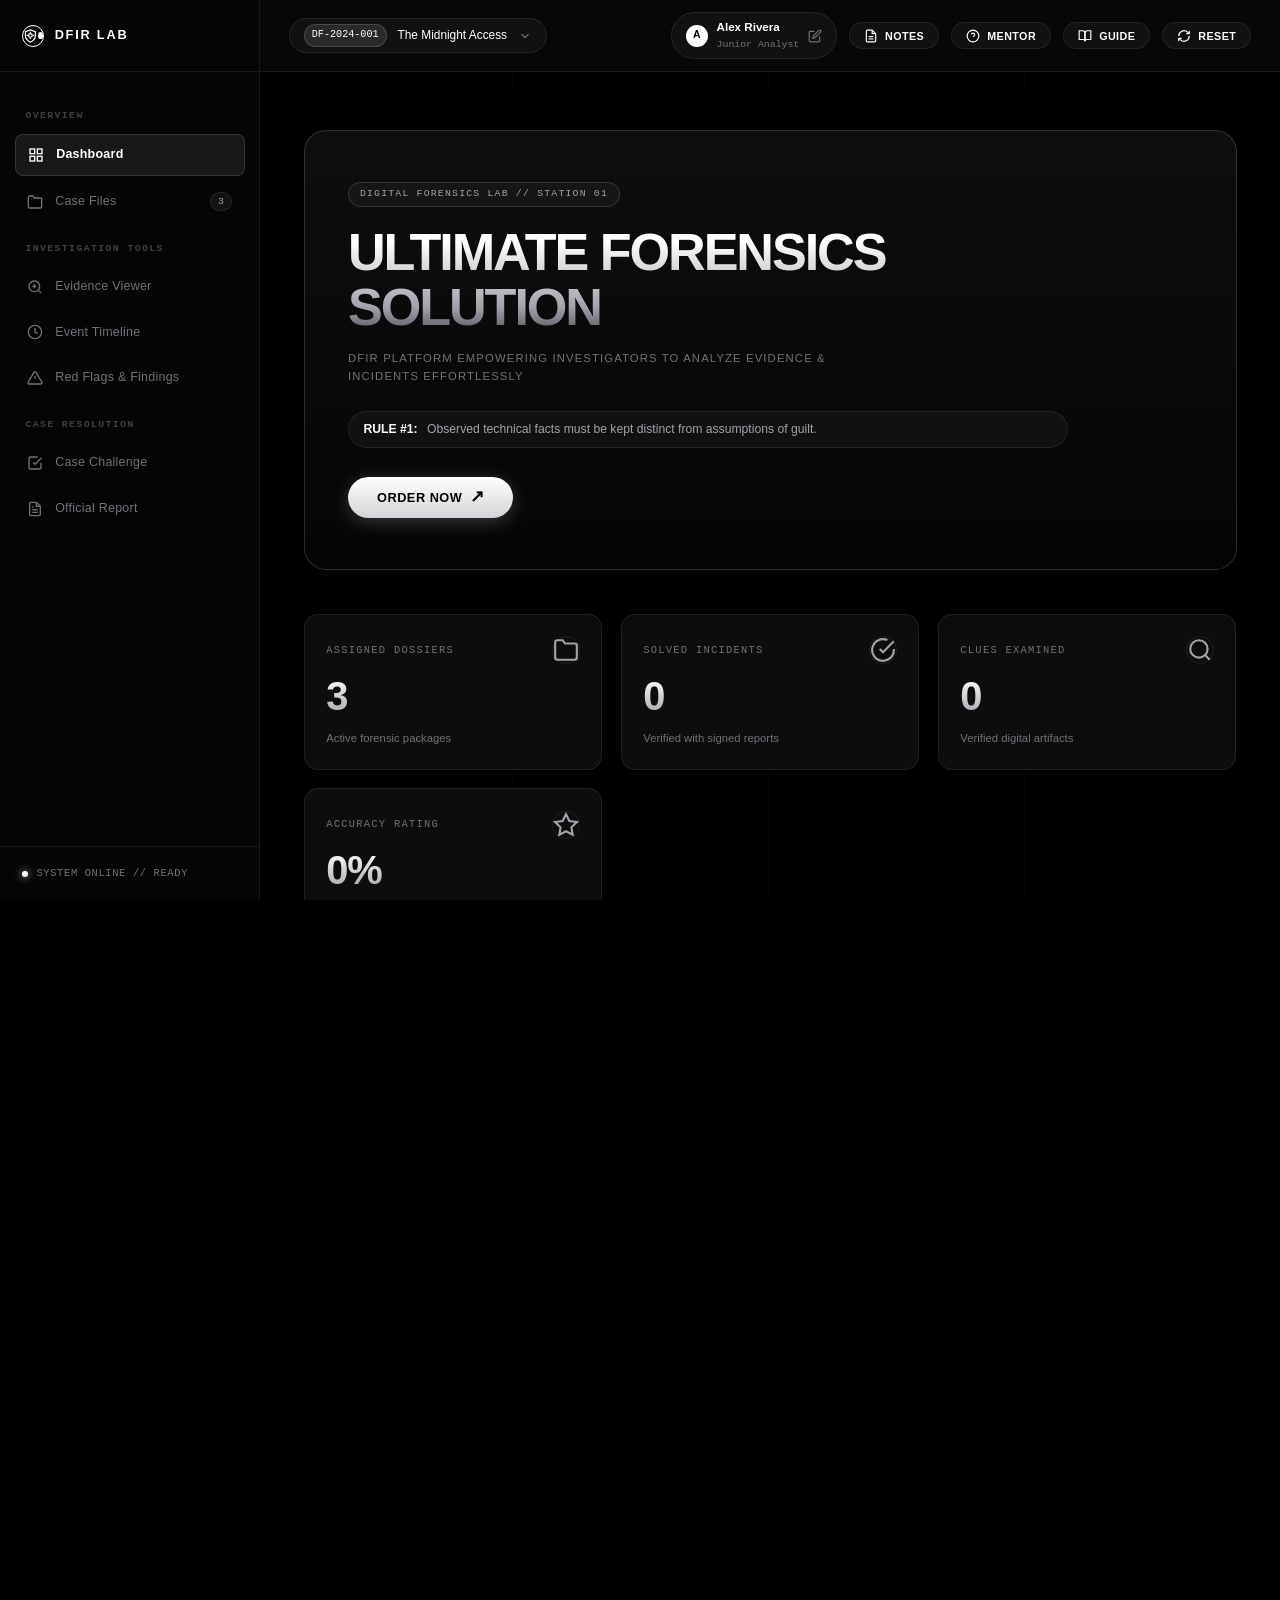
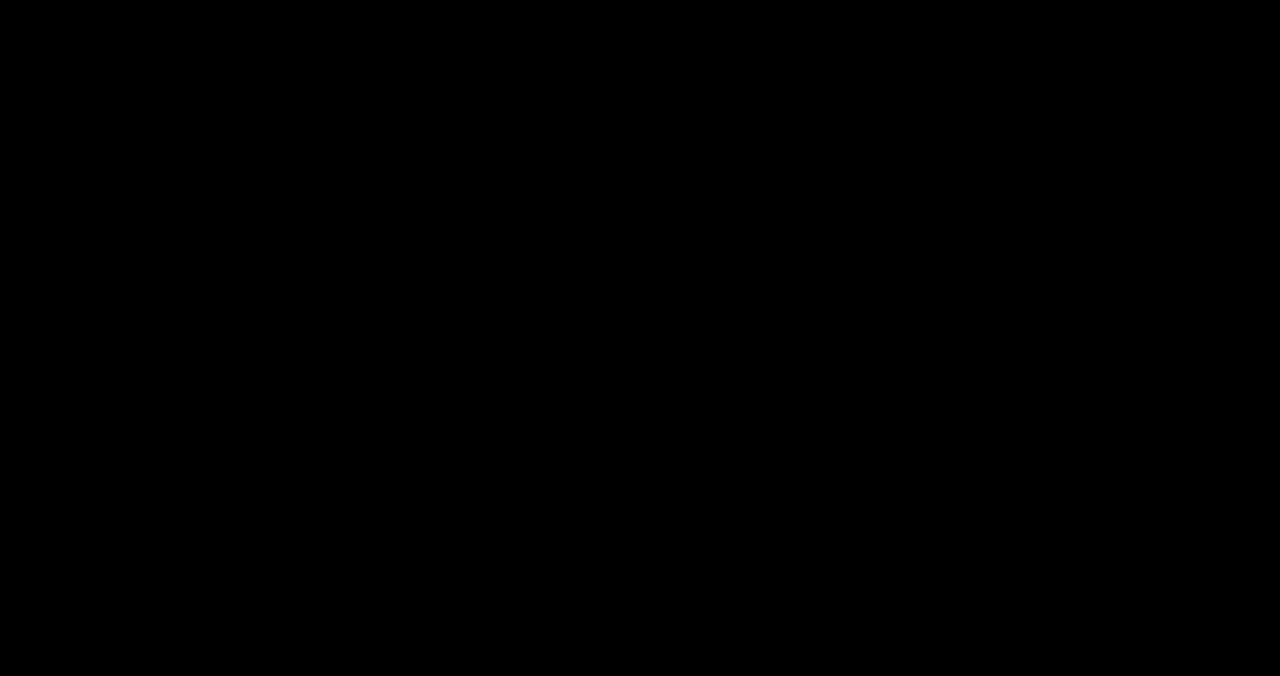
<file: index.html>
<!DOCTYPE html>
<html lang="en">
<head>
  <meta charset="UTF-8">
  <meta http-equiv="refresh" content="0; url=digital-forensics-lab/index.html">
  <title>Digital Forensics Lab</title>
  <script>
    window.location.href = "digital-forensics-lab/index.html";
  </script>
</head>
<body style="background: #060911; color: #f8fafc; font-family: sans-serif; display: flex; align-items: center; justify-content: center; height: 100vh; margin: 0;">
  <p>Loading Digital Forensics Lab... <a href="digital-forensics-lab/index.html" style="color: #00f0ff;">Click here if not redirected</a>.</p>
</body>
</html>
</file>
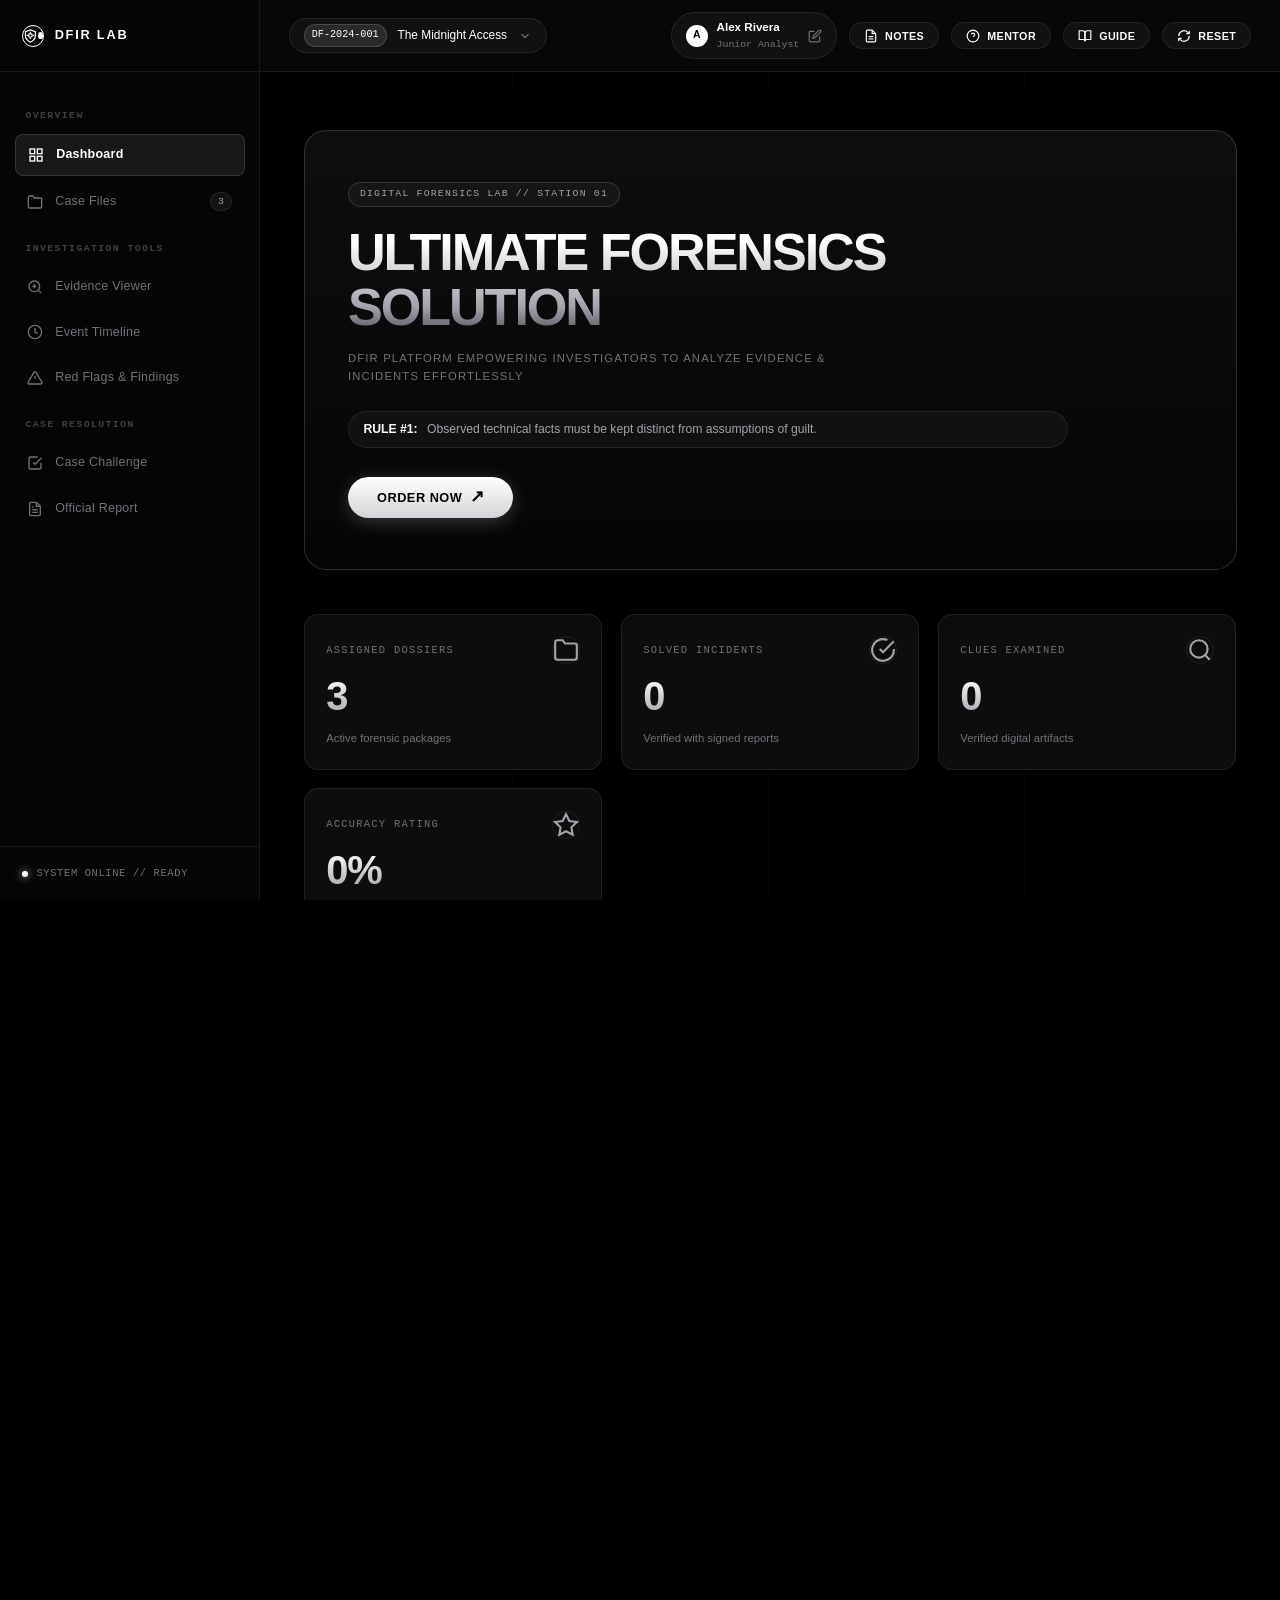
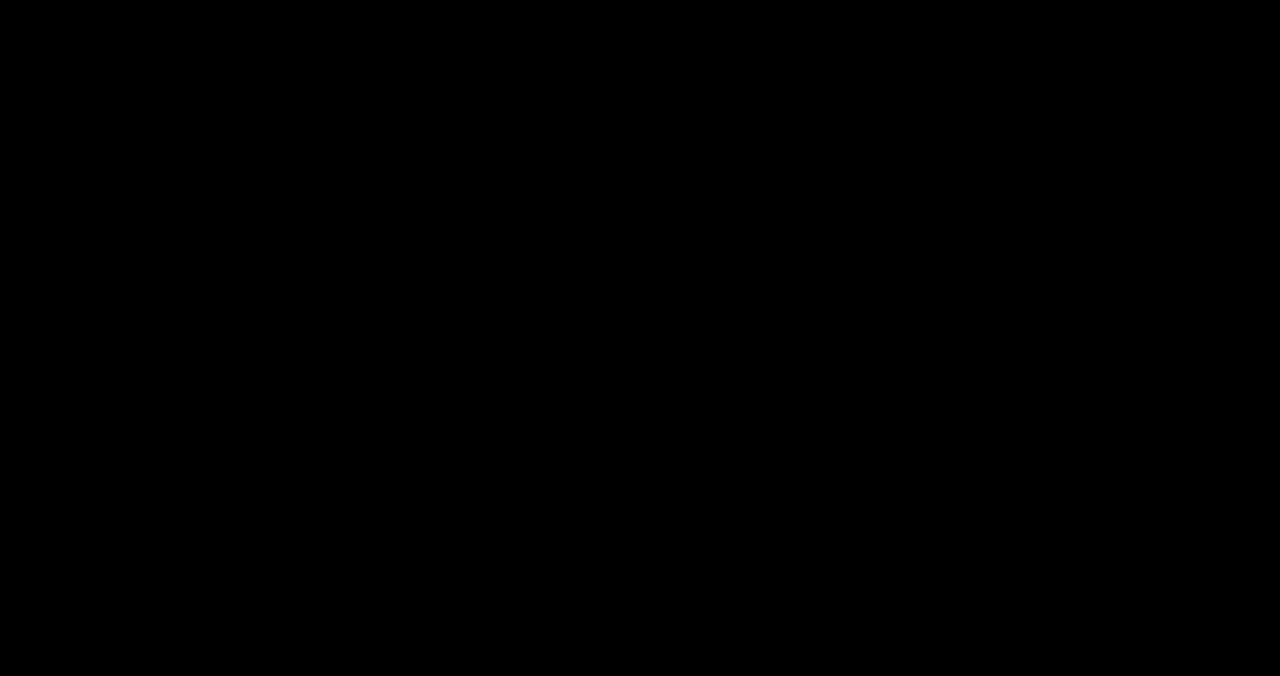
<file: digital-forensics-lab/index.html>
<!DOCTYPE html>
<html lang="en">
<head>
  <meta charset="UTF-8">
  <meta name="viewport" content="width=device-width, initial-scale=1.0">
  <meta name="description" content="Digital Forensics Lab - Interactive cybersecurity investigation simulator for digital forensics, timeline analysis, and incident response.">
  <title>Digital Forensics Lab | Incident Investigation Simulator</title>
  <link rel="stylesheet" href="style.css">
</head>
<body>

  <div class="app-container">
    
    <!-- =========================================================================
         SIDEBAR NAVIGATION
         ========================================================================= -->
    <aside class="sidebar" id="app-sidebar" aria-label="Main Navigation">
      <div class="sidebar-header">
        <a href="#dashboard" class="brand-badge" id="sidebar-brand-link">
          <div class="brand-icon">
            <svg viewBox="0 0 24 24" width="20" height="20" fill="none" stroke="currentColor" stroke-width="2">
              <path d="M12 22s8-4 8-10V5l-8-3-8 3v7c0 6 8 10 8 10z"/>
              <circle cx="12" cy="11" r="3"/>
              <line x1="12" y1="5" x2="12" y2="7"/>
              <line x1="12" y1="15" x2="12" y2="17"/>
              <line x1="6" y1="11" x2="8" y2="11"/>
              <line x1="16" y1="11" x2="18" y2="11"/>
            </svg>
          </div>
          <div class="brand-title">
            <span class="brand-name">DFIR LAB</span>
            <span class="brand-tagline">Forensic Station</span>
          </div>
        </a>
        <button class="sidebar-close-btn" id="btn-close-sidebar" aria-label="Close Sidebar">
          <svg viewBox="0 0 24 24" width="20" height="20" fill="none" stroke="currentColor" stroke-width="2"><line x1="18" y1="6" x2="6" y2="18"/><line x1="6" y1="6" x2="18" y2="18"/></svg>
        </button>
      </div>

      <nav class="sidebar-nav">
        <div class="nav-section-label">Overview</div>
        <a href="#dashboard" class="nav-item active" data-view="view-dashboard" id="nav-dashboard">
          <svg viewBox="0 0 24 24" fill="none" stroke="currentColor" stroke-width="2"><rect x="3" y="3" width="7" height="7"/><rect x="14" y="3" width="7" height="7"/><rect x="14" y="14" width="7" height="7"/><rect x="3" y="14" width="7" height="7"/></svg>
          <span>Dashboard</span>
        </a>
        <a href="#cases" class="nav-item" data-view="view-cases" id="nav-cases">
          <svg viewBox="0 0 24 24" fill="none" stroke="currentColor" stroke-width="2"><path d="M22 19a2 2 0 0 1-2 2H4a2 2 0 0 1-2-2V5a2 2 0 0 1 2-2h5l2 3h9a2 2 0 0 1 2 2z"/></svg>
          <span>Case Files</span>
          <span class="nav-badge">3</span>
        </a>

        <div class="nav-section-label">Investigation Tools</div>
        <a href="#evidence" class="nav-item" data-view="view-evidence" id="nav-evidence">
          <svg viewBox="0 0 24 24" fill="none" stroke="currentColor" stroke-width="2"><circle cx="11" cy="11" r="8"/><line x1="21" y1="21" x2="16.65" y2="16.65"/><path d="M11 8v6M8 11h6"/></svg>
          <span>Evidence Viewer</span>
        </a>
        <a href="#timeline" class="nav-item" data-view="view-timeline" id="nav-timeline">
          <svg viewBox="0 0 24 24" fill="none" stroke="currentColor" stroke-width="2"><circle cx="12" cy="12" r="10"/><polyline points="12 6 12 12 16 14"/></svg>
          <span>Event Timeline</span>
        </a>
        <a href="#findings" class="nav-item" data-view="view-findings" id="nav-findings">
          <svg viewBox="0 0 24 24" fill="none" stroke="currentColor" stroke-width="2"><path d="M10.29 3.86L1.82 18a2 2 0 0 0 1.71 3h16.94a2 2 0 0 0 1.71-3L13.71 3.86a2 2 0 0 0-3.42 0z"/><line x1="12" y1="9" x2="12" y2="13"/><line x1="12" y1="17" x2="12.01" y2="17"/></svg>
          <span>Red Flags & Findings</span>
        </a>

        <div class="nav-section-label">Case Resolution</div>
        <a href="#challenge" class="nav-item" data-view="view-challenge" id="nav-challenge">
          <svg viewBox="0 0 24 24" fill="none" stroke="currentColor" stroke-width="2"><path d="M9 11l3 3L22 4"/><path d="M21 12v7a2 2 0 0 1-2 2H5a2 2 0 0 1-2-2V5a2 2 0 0 1 2-2h11"/></svg>
          <span>Case Challenge</span>
        </a>
        <a href="#report" class="nav-item" data-view="view-report" id="nav-report">
          <svg viewBox="0 0 24 24" fill="none" stroke="currentColor" stroke-width="2"><path d="M14 2H6a2 2 0 0 0-2 2v16a2 2 0 0 0 2 2h12a2 2 0 0 0 2-2V8z"/><polyline points="14 2 14 8 20 8"/><line x1="16" y1="13" x2="8" y2="13"/><line x1="16" y1="17" x2="8" y2="17"/><polyline points="10 9 9 9 8 9"/></svg>
          <span>Official Report</span>
        </a>
      </nav>

      <div class="sidebar-footer">
        <div class="system-status-pill">
          <span class="pulse-dot"></span>
          <span>SYSTEM ONLINE // READY</span>
        </div>
      </div>
    </aside>

    <!-- =========================================================================
         MAIN CONTENT AREA
         ========================================================================= -->
    <main class="main-wrapper" id="main-content">
      
      <!-- TOP HEADER BAR -->
      <header class="app-header">
        <div class="header-left">
          <button class="sidebar-toggle-btn" id="btn-mobile-sidebar" aria-label="Open Navigation Menu">
            <svg viewBox="0 0 24 24" width="20" height="20" fill="none" stroke="currentColor" stroke-width="2"><line x1="3" y1="12" x2="21" y2="12"/><line x1="3" y1="6" x2="21" y2="6"/><line x1="3" y1="18" x2="21" y2="18"/></svg>
          </button>

          <!-- Active Case Switcher Chip -->
          <div class="active-case-banner" id="header-case-badge" title="Click to view all cases" style="cursor: pointer;">
            <span class="active-case-tag" id="header-case-id">DF-2024-001</span>
            <span class="active-case-name" id="header-case-name">The Midnight Access</span>
            <svg viewBox="0 0 24 24" width="14" height="14" fill="none" stroke="currentColor" stroke-width="2" style="color:var(--text-tertiary);"><path d="M6 9l6 6 6-6"/></svg>
          </div>
        </div>

        <div class="header-right">
          <!-- Investigator Profile Pill -->
          <div class="investigator-profile-pill hide-mobile" id="header-profile-pill" title="Click to edit your investigator profile">
            <div class="profile-avatar" id="header-profile-avatar">A</div>
            <div class="profile-info">
              <span class="profile-name" id="header-profile-name">Alex Rivera</span>
              <span class="profile-rank" id="header-profile-rank">Junior Analyst</span>
            </div>
            <svg viewBox="0 0 24 24" width="14" height="14" fill="none" stroke="currentColor" stroke-width="2" style="color:var(--text-tertiary);"><path d="M11 4H4a2 2 0 0 0-2 2v14a2 2 0 0 0 2 2h14a2 2 0 0 0 2-2v-7"/><path d="M18.5 2.5a2.121 2.121 0 0 1 3 3L12 15l-4 1 1-4 9.5-9.5z"/></svg>
          </div>

          <!-- Investigator Notebook Button -->
          <button class="btn btn-secondary btn-sm" id="btn-open-notebook" title="Open Your Working Case Notes">
            <svg viewBox="0 0 24 24" fill="none" stroke="currentColor" stroke-width="2"><path d="M14 2H6a2 2 0 0 0-2 2v16a2 2 0 0 0 2 2h12a2 2 0 0 0 2-2V8z"/><polyline points="14 2 14 8 20 8"/><line x1="16" y1="13" x2="8" y2="13"/><line x1="16" y1="17" x2="8" y2="17"/></svg>
            <span>Notes</span>
          </button>

          <!-- Mentor Guidance Button -->
          <button class="btn btn-secondary btn-sm" id="btn-open-mentor" title="Ask Mentor Agent Hayes for a Hint">
            <svg viewBox="0 0 24 24" fill="none" stroke="currentColor" stroke-width="2"><path d="M9.09 9a3 3 0 0 1 5.83 1c0 2-3 3-3 3"/><circle cx="12" cy="12" r="10"/><line x1="12" y1="17" x2="12.01" y2="17"/></svg>
            <span>Mentor</span>
          </button>

          <button class="btn btn-secondary btn-sm" id="btn-open-primer" title="Forensic Guidelines & Primer">
            <svg viewBox="0 0 24 24" fill="none" stroke="currentColor" stroke-width="2"><path d="M2 3h6a4 4 0 0 1 4 4v14a3 3 0 0 0-3-3H2z"/><path d="M22 3h-6a4 4 0 0 0-4 4v14a3 3 0 0 1 3-3h7z"/></svg>
            <span>Guide</span>
          </button>

          <button class="btn btn-secondary btn-sm" id="btn-reset-progress" title="Reset all simulator state">
            <svg viewBox="0 0 24 24" fill="none" stroke="currentColor" stroke-width="2"><path d="M3 12a9 9 0 0 1 15-6.7L21 8"/><path d="M21 3v5h-5"/><path d="M21 12a9 9 0 0 1-15 6.7L3 16"/><path d="M3 21v-5h5"/></svg>
            <span>Reset</span>
          </button>
        </div>
      </header>

      <!-- HUMANIZED INVESTIGATION STEPPER (ACTIVE ON CASE VIEWS) -->
      <div style="padding: 1.5rem 2rem 0; max-width: 1400px; margin: 0 auto; width: 100%;">
        <div class="investigation-stepper-wrap" id="active-case-stepper" style="display: none;">
          <div class="stepper-steps-list">
            <button class="stepper-step active" data-step-view="view-evidence">
              <span class="step-num-bubble">1</span>
              <span>Review Clues</span>
            </button>
            <span class="stepper-divider">&rarr;</span>

            <button class="stepper-step" data-step-view="view-timeline">
              <span class="step-num-bubble">2</span>
              <span>Reconstruct Timeline</span>
            </button>
            <span class="stepper-divider">&rarr;</span>

            <button class="stepper-step" data-step-view="view-findings">
              <span class="step-num-bubble">3</span>
              <span>Flag Red Flags</span>
            </button>
            <span class="stepper-divider">&rarr;</span>

            <button class="stepper-step" data-step-view="view-challenge">
              <span class="step-num-bubble">4</span>
              <span>Solve Case Exam</span>
            </button>
            <span class="stepper-divider">&rarr;</span>

            <button class="stepper-step" data-step-view="view-report">
              <span class="step-num-bubble">5</span>
              <span>Official Report</span>
            </button>
          </div>

          <div style="font-size: 0.78rem; font-family: var(--font-mono); color: var(--text-tertiary);">
            STEP-BY-STEP WORKFLOW
          </div>
        </div>
      </div>

      <!-- =======================================================================
           VIEW 1: DASHBOARD
           ======================================================================= -->
      <section class="view-section active-view" id="view-dashboard">
        
        <!-- ULTRA SLEEK HERO BANNER MATCHING 'ULTIMATE CRYPTURE SOLUTION' -->
        <div class="welcome-hero-banner">
          <div class="welcome-hero-content">
            <div class="pill-badge" style="width: fit-content; margin-bottom: 0.25rem;">
              <span>DIGITAL FORENSICS LAB // STATION 01</span>
            </div>
            <h1 class="welcome-headline">ULTIMATE FORENSICS SOLUTION</h1>
            <p class="welcome-subtext" style="text-transform: uppercase; font-size: 0.78rem; letter-spacing: 0.1em; color: var(--text-tertiary); max-width: 480px; line-height: 1.6;">
              DFIR PLATFORM EMPOWERING INVESTIGATORS TO ANALYZE EVIDENCE & INCIDENTS EFFORTLESSLY
            </p>
            
            <div class="tip-of-the-day-pill" style="margin-top: 0.75rem;">
              <span style="color:#ffffff; font-weight:700;">RULE #1:</span>
              <span>Observed technical facts must be kept distinct from assumptions of guilt.</span>
            </div>
          </div>

          <div>
            <button class="btn btn-primary" id="dash-banner-btn" style="padding: 0.85rem 2rem; font-size: 0.88rem;">
              <span>ORDER NOW</span>
              <span style="font-size: 1.15rem; line-height: 1;">&#8599;</span>
            </button>
          </div>
        </div>

        <!-- STATS OVERVIEW CARDS -->
        <div class="stats-grid">
          <div class="stat-card">
            <div class="stat-header">
              <span class="stat-label">ASSIGNED DOSSIERS</span>
              <div class="stat-icon">
                <svg viewBox="0 0 24 24" fill="none" stroke="currentColor" stroke-width="2"><path d="M22 19a2 2 0 0 1-2 2H4a2 2 0 0 1-2-2V5a2 2 0 0 1 2-2h5l2 3h9a2 2 0 0 1 2 2z"/></svg>
              </div>
            </div>
            <div class="stat-value" id="dash-total-cases">03</div>
            <div class="stat-subtext">Active forensic packages</div>
          </div>

          <div class="stat-card">
            <div class="stat-header">
              <span class="stat-label">SOLVED INCIDENTS</span>
              <div class="stat-icon">
                <svg viewBox="0 0 24 24" fill="none" stroke="currentColor" stroke-width="2"><path d="M22 11.08V12a10 10 0 1 1-5.93-9.14"/><polyline points="22 4 12 14.01 9 11.01"/></svg>
              </div>
            </div>
            <div class="stat-value" id="dash-completed-cases">00</div>
            <div class="stat-subtext">Verified with signed reports</div>
          </div>

          <div class="stat-card">
            <div class="stat-header">
              <span class="stat-label">CLUES EXAMINED</span>
              <div class="stat-icon">
                <svg viewBox="0 0 24 24" fill="none" stroke="currentColor" stroke-width="2"><circle cx="11" cy="11" r="8"/><line x1="21" y1="21" x2="16.65" y2="16.65"/></svg>
              </div>
            </div>
            <div class="stat-value" id="dash-evidence-examined">00</div>
            <div class="stat-subtext">Verified digital artifacts</div>
          </div>

          <div class="stat-card">
            <div class="stat-header">
              <span class="stat-label">ACCURACY RATING</span>
              <div class="stat-icon">
                <svg viewBox="0 0 24 24" fill="none" stroke="currentColor" stroke-width="2"><polygon points="12 2 15.09 8.26 22 9.27 17 14.14 18.18 21.02 12 17.77 5.82 21.02 7 14.14 2 9.27 8.91 8.26 12 2"/></svg>
              </div>
            </div>
            <div class="stat-value" id="dash-avg-score">00%</div>
            <div class="stat-subtext">Reasoning exam score</div>
          </div>
        </div>

        <!-- CASES HEADING MATCHING 'SELECT YOUR PRICING PLAN' -->
        <div style="text-align: center; margin: 3.5rem 0 2.25rem;">
          <div class="pill-badge" style="margin-bottom: 0.85rem;">INVESTIGATION DOSSIERS</div>
          <h2 class="section-title" style="text-align: center; font-size: 2.6rem;">SELECT YOUR CASE DOSSIER</h2>
        </div>
        <div class="cases-grid" id="dash-cases-list">
          <!-- Rendered via JS -->
        </div>

        <!-- BOTTOM BANNER MATCHING 'EASY TO USE. EVERYWHERE' -->
        <div style="text-align: center; margin: 4.5rem 0 2.5rem; padding-top: 2rem; border-top: 1px solid var(--border-subtle);">
          <div class="pill-badge" style="margin-bottom: 0.85rem;">FORENSICS IT'S EASY</div>
          <h2 class="section-title" style="text-align: center; font-size: 2.8rem;">EASY TO USE.<br>EVERYWHERE</h2>
        </div>
      </section>

      <!-- =======================================================================
           VIEW 2: CASE SELECTION
           ======================================================================= -->
      <section class="view-section" id="view-cases">
        <div style="text-align: center; margin-bottom: 3rem;">
          <div class="pill-badge" style="margin-bottom: 0.85rem;">PRICING & DOSSIERS</div>
          <h1 class="section-title" style="text-align: center; font-size: 2.8rem;">SELECT YOUR CASE DOSSIER</h1>
          <p class="section-desc" style="margin: 0.75rem auto 0; text-align: center;">Each investigation package contains verified raw digital artifacts and chronological telemetry.</p>
        </div>

        <div class="cases-grid" id="cases-selection-grid">
          <!-- Rendered via JS -->
        </div>
      </section>

      <!-- =======================================================================
           VIEW 3: EVIDENCE VIEWER
           ======================================================================= -->
      <section class="view-section" id="view-evidence">
        <div class="section-header">
          <div class="section-title-wrap">
            <span class="section-pretitle">Step 1: Clue Collection</span>
            <h1 class="section-title" id="evidence-case-title">Case DF-2024-001: Evidence Viewer</h1>
            <p class="section-desc" id="evidence-case-desc">Search and inspect raw evidence items. Each item includes a <strong>Plain English Translation</strong> to help you understand the technical meaning behind the event.</p>
          </div>
          <div>
            <button class="btn btn-primary btn-sm" onclick="navigateTo('view-timeline')">
              <span>Next: View Timeline &rarr;</span>
            </button>
          </div>
        </div>

        <!-- TOOLBAR: SEARCH, FILTERS, PROGRESS -->
        <div class="evidence-toolbar">
          <div class="evidence-filters">
            <div class="search-input-wrap">
              <svg viewBox="0 0 24 24" fill="none" stroke="currentColor" stroke-width="2"><circle cx="11" cy="11" r="8"/><line x1="21" y1="21" x2="16.65" y2="16.65"/></svg>
              <input type="text" id="evidence-search" class="search-input" placeholder="Search clues by keyword, IP, user, file...">
            </div>

            <select id="evidence-type-filter" class="select-filter" aria-label="Filter by Evidence Type">
              <option value="all">All Evidence Types</option>
              <option value="login">Login & Auth Logs</option>
              <option value="file">File System Records</option>
              <option value="device">Device & Hardware</option>
              <option value="system">System & OS Commands</option>
              <option value="network">Network & Firewall</option>
            </select>

            <select id="evidence-status-filter" class="select-filter" aria-label="Filter by Review Status">
              <option value="all">All Review Statuses</option>
              <option value="suspicious">Suspicious Clues Only</option>
              <option value="unreviewed">Unreviewed Only</option>
              <option value="reviewed">Examined Only</option>
              <option value="flagged">Flagged Key Clues Only</option>
            </select>

            <select id="evidence-sort" class="select-filter" aria-label="Sort Evidence">
              <option value="time-asc">Sort: Chronological (Oldest First)</option>
              <option value="time-desc">Sort: Chronological (Newest First)</option>
              <option value="severity">Sort: Red Flag Severity</option>
            </select>
          </div>

          <div class="evidence-progress-badge">
            <span id="evidence-reviewed-count">0/12 Examined</span>
            <div class="evidence-progress-bar">
              <div class="evidence-progress-fill" id="evidence-reviewed-fill"></div>
            </div>
          </div>
        </div>

        <!-- EVIDENCE CARDS LIST -->
        <div class="evidence-list-container" id="evidence-items-grid">
          <!-- Rendered via JS -->
        </div>
      </section>

      <!-- =======================================================================
           VIEW 4: TIMELINE ANALYSIS
           ======================================================================= -->
      <section class="view-section" id="view-timeline">
        <div class="section-header">
          <div class="section-title-wrap">
            <span class="section-pretitle">Step 2: Story Reconstruction</span>
            <h1 class="section-title" id="timeline-case-title">Incident Event Chronology</h1>
            <p class="section-desc">Reconstruct the sequence of events leading up to the incident. Click on any card to inspect full technical details.</p>
          </div>
          <div>
            <button class="btn btn-primary btn-sm" onclick="navigateTo('view-findings')">
              <span>Next: Analyze Red Flags &rarr;</span>
            </button>
          </div>
        </div>

        <!-- TIMELINE CONTROLS & LEGEND -->
        <div class="timeline-controls">
          <div class="timeline-legend">
            <div class="legend-item">
              <span class="legend-dot normal"></span>
              <span>Normal Event</span>
            </div>
            <div class="legend-item">
              <span class="legend-dot suspicious"></span>
              <span>Suspicious Activity</span>
            </div>
            <div class="legend-item">
              <span class="legend-dot critical"></span>
              <span>Critical Red Flag</span>
            </div>
          </div>

          <div style="display: flex; gap: 0.5rem;">
            <button class="btn btn-secondary btn-sm" id="timeline-filter-suspicious">Show Suspicious Only</button>
            <button class="btn btn-secondary btn-sm" id="timeline-sort-toggle">Sort: Oldest First</button>
          </div>
        </div>

        <!-- TIMELINE TREE -->
        <div class="timeline-tree" id="timeline-nodes-tree">
          <!-- Rendered via JS -->
        </div>
      </section>

      <!-- =======================================================================
           VIEW 5: SUSPICIOUS FINDINGS / RED FLAGS
           ======================================================================= -->
      <section class="view-section" id="view-findings">
        <div class="section-header">
          <div class="section-title-wrap">
            <span class="section-pretitle">Step 3: Heuristic Red Flags</span>
            <h1 class="section-title" id="findings-case-title">Suspicious Findings Analysis</h1>
            <p class="section-desc">Review automated detection rules. Notice how observed technical facts are carefully distinguished from unproven human guilt.</p>
          </div>
          <div>
            <button class="btn btn-primary btn-sm" onclick="navigateTo('view-challenge')">
              <span>Next: Take Case Exam &rarr;</span>
            </button>
          </div>
        </div>

        <div class="findings-container" id="findings-rules-list">
          <!-- Rendered via JS -->
        </div>
      </section>

      <!-- =======================================================================
           VIEW 6: INVESTIGATION CHALLENGE
           ======================================================================= -->
      <section class="view-section" id="view-challenge">
        <div class="section-header">
          <div class="section-title-wrap">
            <span class="section-pretitle">Step 4: Case Examination</span>
            <h1 class="section-title" id="challenge-case-title">Investigation Examination</h1>
            <p class="section-desc">Apply what you observed in the evidence and timeline. Answer the questions below to test your forensic reasoning.</p>
          </div>
        </div>

        <!-- SCORE BANNER (VISIBLE AFTER SUBMISSION) -->
        <div class="challenge-score-display" id="challenge-score-card">
          <div style="display:flex; align-items:center; gap:1.5rem;">
            <div class="score-badge-circle">
              <span class="score-num" id="challenge-score-number">100</span>
              <span class="score-denom">POINTS</span>
            </div>
            <div>
              <div style="font-size:0.75rem; color:var(--neon-cyan); font-family:var(--font-mono); text-transform:uppercase;">Assessment Evaluation</div>
              <h3 style="font-size:1.35rem; font-weight:700; color:#fff;" id="challenge-score-grade">Exemplary Forensic Reasoning</h3>
              <p style="font-size:0.88rem; color:var(--text-secondary); margin-top:0.25rem;">Your answers reflect objective, evidence-based reasoning without premature accusations.</p>
            </div>
          </div>
          <button class="btn btn-primary" id="btn-challenge-goto-report">
            <span>View Official Incident Report &rarr;</span>
          </button>
        </div>

        <!-- CHALLENGE QUESTIONS LIST -->
        <div id="challenge-questions-container">
          <!-- Rendered via JS -->
        </div>

        <div class="challenge-submit-bar">
          <div style="font-size:0.85rem; color:var(--text-secondary);">
            <strong style="color:#fff;">Integrity Notice:</strong> Answer all questions to unlock the official incident report and earn your detective rank.
          </div>
          <button class="btn btn-primary" id="btn-submit-challenge">Submit Answers & Score Exam</button>
        </div>
      </section>

      <!-- =======================================================================
           VIEW 7: INVESTIGATION REPORT & EXPORT
           ======================================================================= -->
      <section class="view-section" id="view-report">
        <div class="section-header">
          <div class="section-title-wrap">
            <span class="section-pretitle">Step 5: Final Documentation</span>
            <h1 class="section-title">Official Incident Report</h1>
            <p class="section-desc">Executive-ready documentation of your findings. Ready to print, save as PDF, or export as text.</p>
          </div>
          <div class="report-actions-bar" style="margin:0;">
            <button class="btn btn-primary" id="btn-print-report">
              <svg viewBox="0 0 24 24" fill="none" stroke="currentColor" stroke-width="2"><polyline points="6 9 6 2 18 2 18 9"/><path d="M6 18H4a2 2 0 0 1-2-2v-5a2 2 0 0 1 2-2h16a2 2 0 0 1 2 2v5a2 2 0 0 1-2 2h-2"/><rect x="6" y="14" width="12" height="8"/></svg>
              <span>Print / Save as PDF</span>
            </button>
            <button class="btn btn-secondary" id="btn-export-report-txt">
              <svg viewBox="0 0 24 24" fill="none" stroke="currentColor" stroke-width="2"><path d="M21 15v4a2 2 0 0 1-2 2H5a2 2 0 0 1-2-2v-4"/><polyline points="7 10 12 15 17 10"/><line x1="12" y1="15" x2="12" y2="3"/></svg>
              <span>Export Text (.txt)</span>
            </button>
          </div>
        </div>

        <article class="report-paper-container" id="report-paper-body">
          <!-- Rendered via JS -->
        </article>
      </section>

      <!-- EDUCATIONAL DISCLAIMER FOOTER -->
      <footer class="disclaimer-banner">
        <span><strong>EDUCATIONAL SIMULATION NOTICE:</strong> Digital Forensics Lab is a friendly, self-contained educational simulator. All scenarios, IP addresses, and telemetry entries are fictional.</span>
        <span>Vanilla JS &bull; LocalStorage &bull; Offline-Ready</span>
      </footer>

    </main>
  </div>

  <!-- =========================================================================
       MODAL 1: EVIDENCE DETAILS INSPECTOR
       ========================================================================= -->
  <div class="modal-backdrop" id="modal-evidence-inspector" role="dialog" aria-modal="true" aria-labelledby="inspector-title">
    <div class="modal-dialog">
      <div class="modal-header">
        <h3 class="modal-title" id="inspector-title">Clue Inspector</h3>
        <button class="modal-close-btn" onclick="closeModal('modal-evidence-inspector')" aria-label="Close">
          <svg viewBox="0 0 24 24" width="20" height="20" fill="none" stroke="currentColor" stroke-width="2"><line x1="18" y1="6" x2="6" y2="18"/><line x1="6" y1="6" x2="18" y2="18"/></svg>
        </button>
      </div>
      <div class="modal-body">
        <div id="inspector-meta"></div>

        <!-- Plain English Explanation Block -->
        <div id="inspector-plain-english"></div>

        <div>
          <h4 style="font-size:0.8rem; font-family:var(--font-mono); color:var(--text-tertiary); text-transform:uppercase; margin-bottom:0.35rem;">Technical Background & Context</h4>
          <p id="inspector-details" style="font-size:0.88rem; color:var(--text-secondary); line-height:1.6;"></p>
        </div>

        <div id="inspector-suspicious-box"></div>

        <div>
          <h4 style="font-size:0.8rem; font-family:var(--font-mono); color:var(--text-tertiary); text-transform:uppercase; margin-bottom:0.35rem;">Raw Telemetry / System Log</h4>
          <pre class="raw-log-viewer" id="inspector-raw"></pre>
        </div>

        <div>
          <h4 style="font-size:0.8rem; font-family:var(--font-mono); color:var(--text-tertiary); text-transform:uppercase; margin-bottom:0.35rem;">Cryptographic Integrity Hash (SHA-256)</h4>
          <div class="hash-pill">
            <span class="hash-val" id="inspector-hash"></span>
            <button class="btn btn-secondary btn-sm" onclick="copyTextToClipboard(document.getElementById('inspector-hash').textContent)" title="Copy SHA-256 Hash">
              Copy
            </button>
          </div>
        </div>
      </div>
      <div class="modal-footer">
        <button class="btn btn-secondary" id="inspector-flag-btn">☆ Flag as Key Clue</button>
        <button class="btn btn-primary" id="inspector-review-btn">Mark as Examined ✓</button>
      </div>
    </div>
  </div>

  <!-- =========================================================================
       MODAL 2: INVESTIGATOR NOTEBOOK (SCRATCHPAD)
       ========================================================================= -->
  <div class="modal-backdrop" id="modal-notebook" role="dialog" aria-modal="true" aria-labelledby="notebook-title">
    <div class="modal-dialog">
      <div class="modal-header">
        <h3 class="modal-title" id="notebook-title">
          <svg viewBox="0 0 24 24" width="20" height="20" fill="none" stroke="currentColor" stroke-width="2" style="color:var(--neon-cyan);"><path d="M14 2H6a2 2 0 0 0-2 2v16a2 2 0 0 0 2 2h12a2 2 0 0 0 2-2V8z"/><polyline points="14 2 14 8 20 8"/><line x1="16" y1="13" x2="8" y2="13"/><line x1="16" y1="17" x2="8" y2="17"/></svg>
          Investigator's Working Case Notes
        </h3>
        <button class="modal-close-btn" onclick="closeModal('modal-notebook')" aria-label="Close">
          <svg viewBox="0 0 24 24" width="20" height="20" fill="none" stroke="currentColor" stroke-width="2"><line x1="18" y1="6" x2="6" y2="18"/><line x1="6" y1="6" x2="18" y2="18"/></svg>
        </button>
      </div>
      <div class="modal-body">
        <p style="font-size:0.86rem; color:var(--text-secondary);">
          Jot down your working theories, IP addresses of interest, and key clues as you investigate. Your notes auto-save directly to your browser.
        </p>
        <textarea id="notebook-content" class="notebook-textarea" placeholder="Example notes:
- IP 198.51.100.42 failed 3 times before succeeding.
- Connecting device was Linux, but employee uses Mac.
- Keycard access confirms employee was not in the building..."></textarea>
      </div>
      <div class="modal-footer" style="justify-content: space-between;">
        <span id="notebook-save-status" style="font-size:0.78rem; font-family:var(--font-mono); color:var(--neon-green);">Saved to browser ✓</span>
        <button class="btn btn-primary" onclick="closeModal('modal-notebook')">Close Notebook</button>
      </div>
    </div>
  </div>

  <!-- =========================================================================
       MODAL 3: MENTOR GUIDANCE
       ========================================================================= -->
  <div class="modal-backdrop" id="modal-mentor" role="dialog" aria-modal="true" aria-labelledby="mentor-title">
    <div class="modal-dialog" style="max-width: 540px;">
      <div class="modal-header">
        <h3 class="modal-title" id="mentor-title">
          <svg viewBox="0 0 24 24" width="20" height="20" fill="none" stroke="currentColor" stroke-width="2" style="color:var(--neon-green);"><path d="M12 2a10 10 0 1 0 10 10A10 10 0 0 0 12 2zm0 18a8 8 0 1 1 8-8 8 8 0 0 1-8 8z"/><path d="M12 6a3.5 3.5 0 0 0-3.5 3.5 1 1 0 0 0 2 0 1.5 1.5 0 1 1 3 0c0 .9-.6 1.4-1.3 1.8A2.5 2.5 0 0 0 11 13.5v.5a1 1 0 0 0 2 0v-.5c0-.4.3-.7.8-1 1-.6 2.2-1.4 2.2-3A3.5 3.5 0 0 0 12 6z"/><circle cx="12" cy="17" r="1"/></svg>
          Mentor's Guidance: Agent Hayes
        </h3>
        <button class="modal-close-btn" onclick="closeModal('modal-mentor')" aria-label="Close">
          <svg viewBox="0 0 24 24" width="20" height="20" fill="none" stroke="currentColor" stroke-width="2"><line x1="18" y1="6" x2="6" y2="18"/><line x1="6" y1="6" x2="18" y2="18"/></svg>
        </button>
      </div>
      <div class="modal-body">
        <div style="display:flex; align-items:center; gap:0.75rem; background:var(--bg-surface); padding:0.85rem; border-radius:var(--radius-sm); border:1px solid var(--border-subtle);">
          <div style="width:38px; height:38px; border-radius:50%; background:linear-gradient(135deg, var(--neon-cyan), var(--neon-green)); display:flex; align-items:center; justify-content:center; color:#000; font-weight:800; font-size:1.1rem; flex-shrink:0;">
            H
          </div>
          <div>
            <div style="font-weight:700; color:#fff;">Senior Examiner Hayes</div>
            <div style="font-size:0.75rem; color:var(--neon-cyan); font-family:var(--font-mono);">Lead Forensics Mentor</div>
          </div>
        </div>

        <p id="mentor-tip-content" style="font-size:0.9rem; color:var(--text-primary); line-height:1.65; background:rgba(0, 229, 255, 0.06); padding:1rem; border-radius:var(--radius-sm); border-left:3px solid var(--neon-green);">
          <!-- Populated via JS -->
        </p>
      </div>
      <div class="modal-footer">
        <button class="btn btn-primary" onclick="closeModal('modal-mentor')">Thank you, Hayes!</button>
      </div>
    </div>
  </div>

  <!-- =========================================================================
       MODAL 4: INVESTIGATOR PROFILE SETTINGS
       ========================================================================= -->
  <div class="modal-backdrop" id="modal-profile" role="dialog" aria-modal="true" aria-labelledby="profile-modal-title">
    <div class="modal-dialog" style="max-width: 480px;">
      <div class="modal-header">
        <h3 class="modal-title" id="profile-modal-title">
          <svg viewBox="0 0 24 24" width="20" height="20" fill="none" stroke="currentColor" stroke-width="2" style="color:var(--neon-cyan);"><path d="M20 21v-2a4 4 0 0 0-4-4H8a4 4 0 0 0-4 4v2"/><circle cx="12" cy="7" r="4"/></svg>
          Your Investigator Profile
        </h3>
        <button class="modal-close-btn" onclick="closeModal('modal-profile')" aria-label="Close">
          <svg viewBox="0 0 24 24" width="20" height="20" fill="none" stroke="currentColor" stroke-width="2"><line x1="18" y1="6" x2="6" y2="18"/><line x1="6" y1="6" x2="18" y2="18"/></svg>
        </button>
      </div>
      <div class="modal-body">
        <div style="display:flex; flex-direction:column; gap:0.5rem;">
          <label for="input-investigator-name" style="font-size:0.85rem; font-weight:600; color:#fff;">Investigator Name</label>
          <input type="text" id="input-investigator-name" class="search-input" style="padding:0.6rem 0.85rem;" placeholder="e.g. Alex Rivera">
          <span style="font-size:0.75rem; color:var(--text-tertiary);">This name will appear on all your signed incident reports.</span>
        </div>

        <div style="margin-top:0.75rem; background:var(--bg-surface); padding:1rem; border-radius:var(--radius-sm); border:1px solid var(--border-subtle);">
          <div style="font-size:0.75rem; font-family:var(--font-mono); color:var(--text-tertiary); text-transform:uppercase; margin-bottom:0.35rem;">Career Rank Progression</div>
          <div style="display:flex; flex-direction:column; gap:0.4rem; font-size:0.84rem;">
            <div>&bull; <strong>Junior Analyst</strong> (0 Cases Solved)</div>
            <div>&bull; <strong>Forensic Detective</strong> (1 Case Solved)</div>
            <div>&bull; <strong>Lead Incident Responder</strong> (2 Cases Solved)</div>
            <div>&bull; <strong>Chief Forensic Examiner</strong> (3 Cases Solved)</div>
          </div>
        </div>
      </div>
      <div class="modal-footer">
        <button class="btn btn-secondary" onclick="closeModal('modal-profile')">Cancel</button>
        <button class="btn btn-primary" id="btn-save-profile">Save Profile</button>
      </div>
    </div>
  </div>

  <!-- =========================================================================
       MODAL 5: RESET CONFIRMATION
       ========================================================================= -->
  <div class="modal-backdrop" id="modal-reset-confirm" role="dialog" aria-modal="true" aria-labelledby="reset-modal-title">
    <div class="modal-dialog" style="max-width: 440px;">
      <div class="modal-header">
        <h3 class="modal-title" id="reset-modal-title" style="color:var(--neon-crimson);">
          <svg viewBox="0 0 24 24" width="20" height="20" fill="none" stroke="currentColor" stroke-width="2"><path d="M10.29 3.86L1.82 18a2 2 0 0 0 1.71 3h16.94a2 2 0 0 0 1.71-3L13.71 3.86a2 2 0 0 0-3.42 0z"/><line x1="12" y1="9" x2="12" y2="13"/><line x1="12" y1="17" x2="12.01" y2="17"/></svg>
          Reset All Progress?
        </h3>
        <button class="modal-close-btn" onclick="closeModal('modal-reset-confirm')" aria-label="Close">
          <svg viewBox="0 0 24 24" width="20" height="20" fill="none" stroke="currentColor" stroke-width="2"><line x1="18" y1="6" x2="6" y2="18"/><line x1="6" y1="6" x2="18" y2="18"/></svg>
        </button>
      </div>
      <div class="modal-body">
        <p style="font-size:0.88rem; color:var(--text-secondary); line-height:1.6;">
          This will reset all your saved answers, examined clue checkmarks, notes, and exam scores back to a fresh start.
        </p>
      </div>
      <div class="modal-footer">
        <button class="btn btn-secondary" onclick="closeModal('modal-reset-confirm')">Cancel</button>
        <button class="btn btn-danger" id="btn-confirm-reset">Confirm Reset</button>
      </div>
    </div>
  </div>

  <!-- =========================================================================
       MODAL 6: FORENSIC GUIDE / PRIMER
       ========================================================================= -->
  <div class="modal-backdrop" id="modal-primer" role="dialog" aria-modal="true" aria-labelledby="primer-modal-title">
    <div class="modal-dialog" style="max-width: 640px;">
      <div class="modal-header">
        <h3 class="modal-title" id="primer-modal-title">
          <svg viewBox="0 0 24 24" width="20" height="20" fill="none" stroke="currentColor" stroke-width="2" style="color:var(--neon-cyan);"><path d="M2 3h6a4 4 0 0 1 4 4v14a3 3 0 0 0-3-3H2z"/><path d="M22 3h-6a4 4 0 0 0-4 4v14a3 3 0 0 1 3-3h7z"/></svg>
          Investigator's Field Guide
        </h3>
        <button class="modal-close-btn" onclick="closeModal('modal-primer')" aria-label="Close">
          <svg viewBox="0 0 24 24" width="20" height="20" fill="none" stroke="currentColor" stroke-width="2"><line x1="18" y1="6" x2="6" y2="18"/><line x1="6" y1="6" x2="18" y2="18"/></svg>
        </button>
      </div>
      <div class="modal-body">
        <div style="display:flex; flex-direction:column; gap:1.1rem; font-size:0.88rem; color:var(--text-secondary); line-height:1.65;">
          <div>
            <strong style="color:var(--neon-cyan); display:block; margin-bottom:0.25rem;">1. The Golden Rule: Facts Over Guilt</strong>
            Digital evidence records only what machines did—never human intent. If employee Elena's account is used to log in at midnight, that proves Elena's password was entered, NOT that Elena was sitting at the computer. Always look for stolen credentials or session hijacking.
          </div>
          <div>
            <strong style="color:var(--neon-green); display:block; margin-bottom:0.25rem;">2. Temporal Correlation (Timelines)</strong>
            Attackers rarely act without patterns. Look for threshold triggers: failed logins right before a success, automated script blocks executed right after privilege elevation, or file deletions right before logs are wiped.
          </div>
          <div>
            <strong style="color:var(--neon-amber); display:block; margin-bottom:0.25rem;">3. Detecting Anti-Forensics (Timestomping & Purges)</strong>
            Attackers often try to hide their tracks. In Windows NTFS file systems, comparing the $STANDARD_INFORMATION timestamp with the Master File Table ($MFT) reveals if a file was deliberately backdated.
          </div>
          <div>
            <strong style="color:var(--neon-crimson); display:block; margin-bottom:0.25rem;">4. Remediation First</strong>
            Containment always comes first: terminate active sessions, isolate rogue IP addresses or MACs, and capture volatile RAM before rebooting victim machines.
          </div>
        </div>
      </div>
      <div class="modal-footer">
        <button class="btn btn-primary" onclick="closeModal('modal-primer')">Got it, Return to Investigation</button>
      </div>
    </div>
  </div>

  <!-- TOAST NOTIFICATIONS -->
  <div class="toast-container" id="toast-container" aria-live="polite"></div>

  <!-- CORE SCRIPT -->
  <script src="script.js"></script>
</body>
</html>
</file>
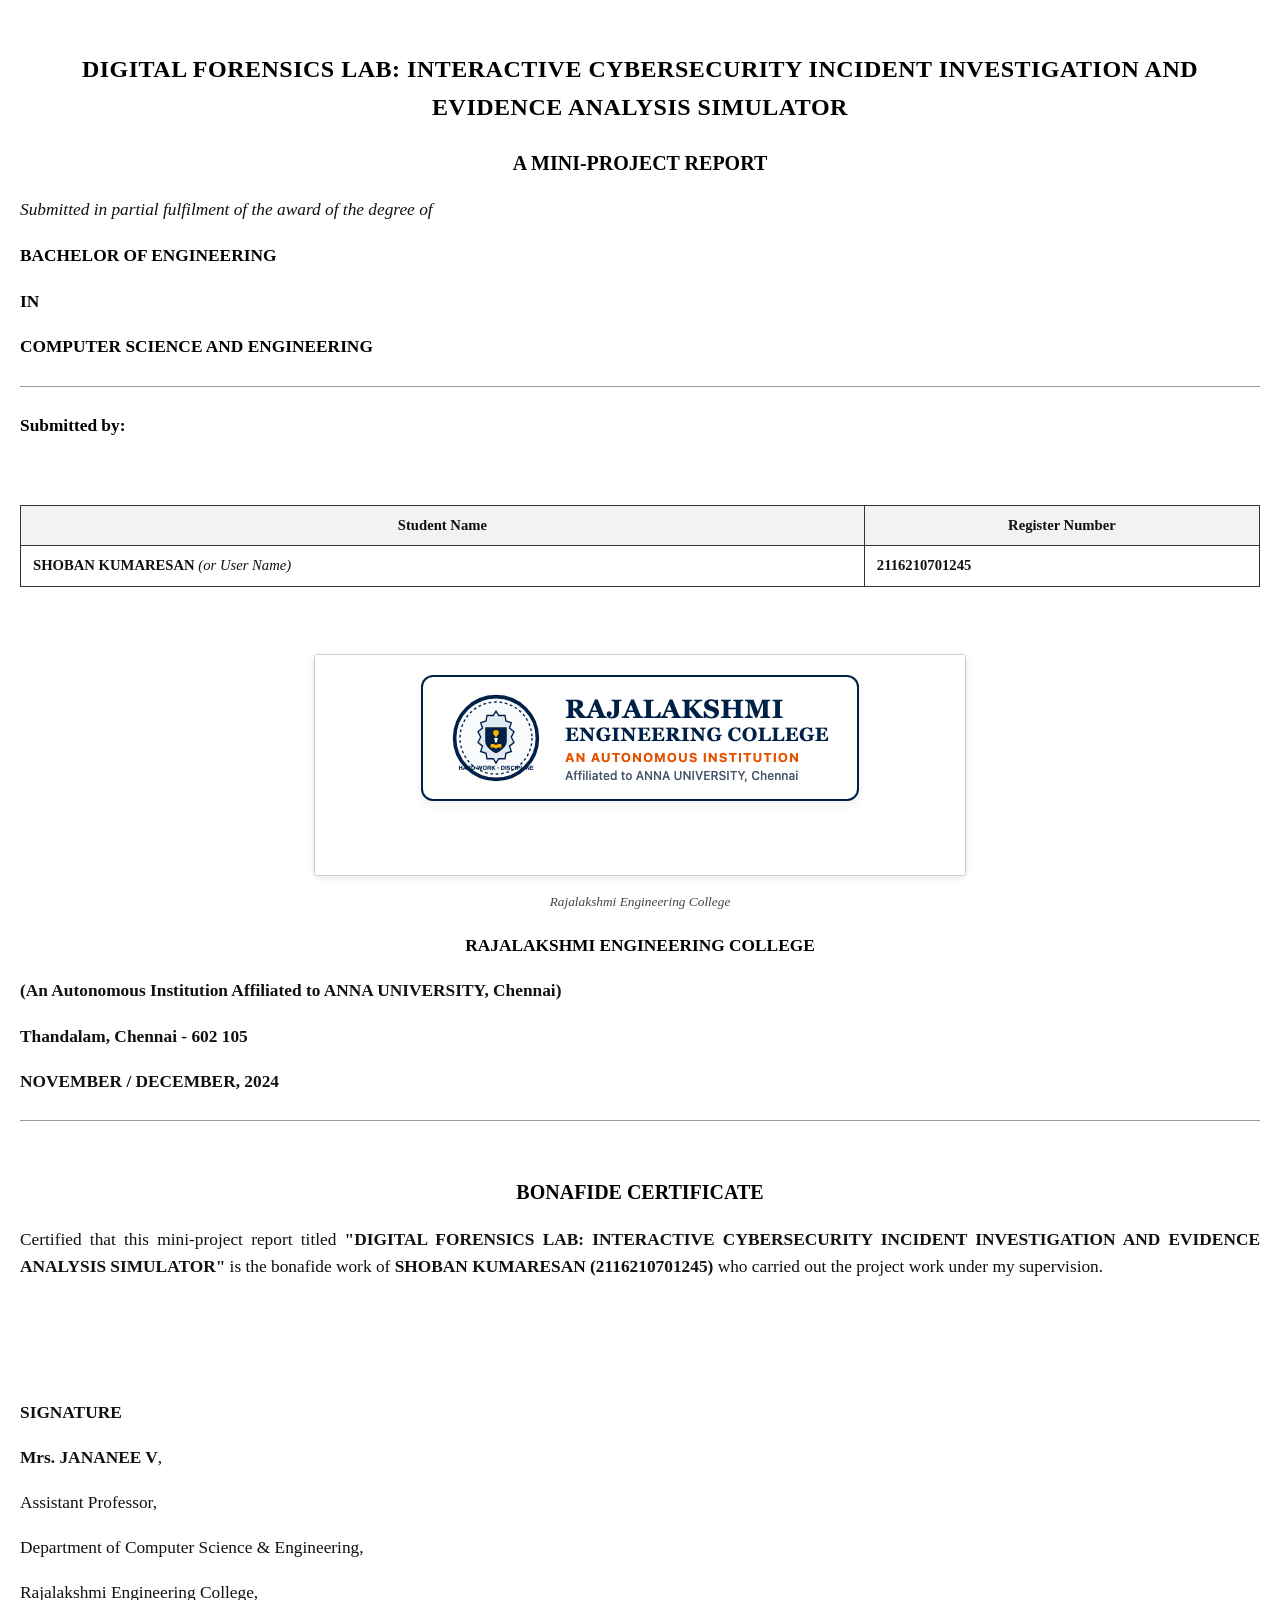
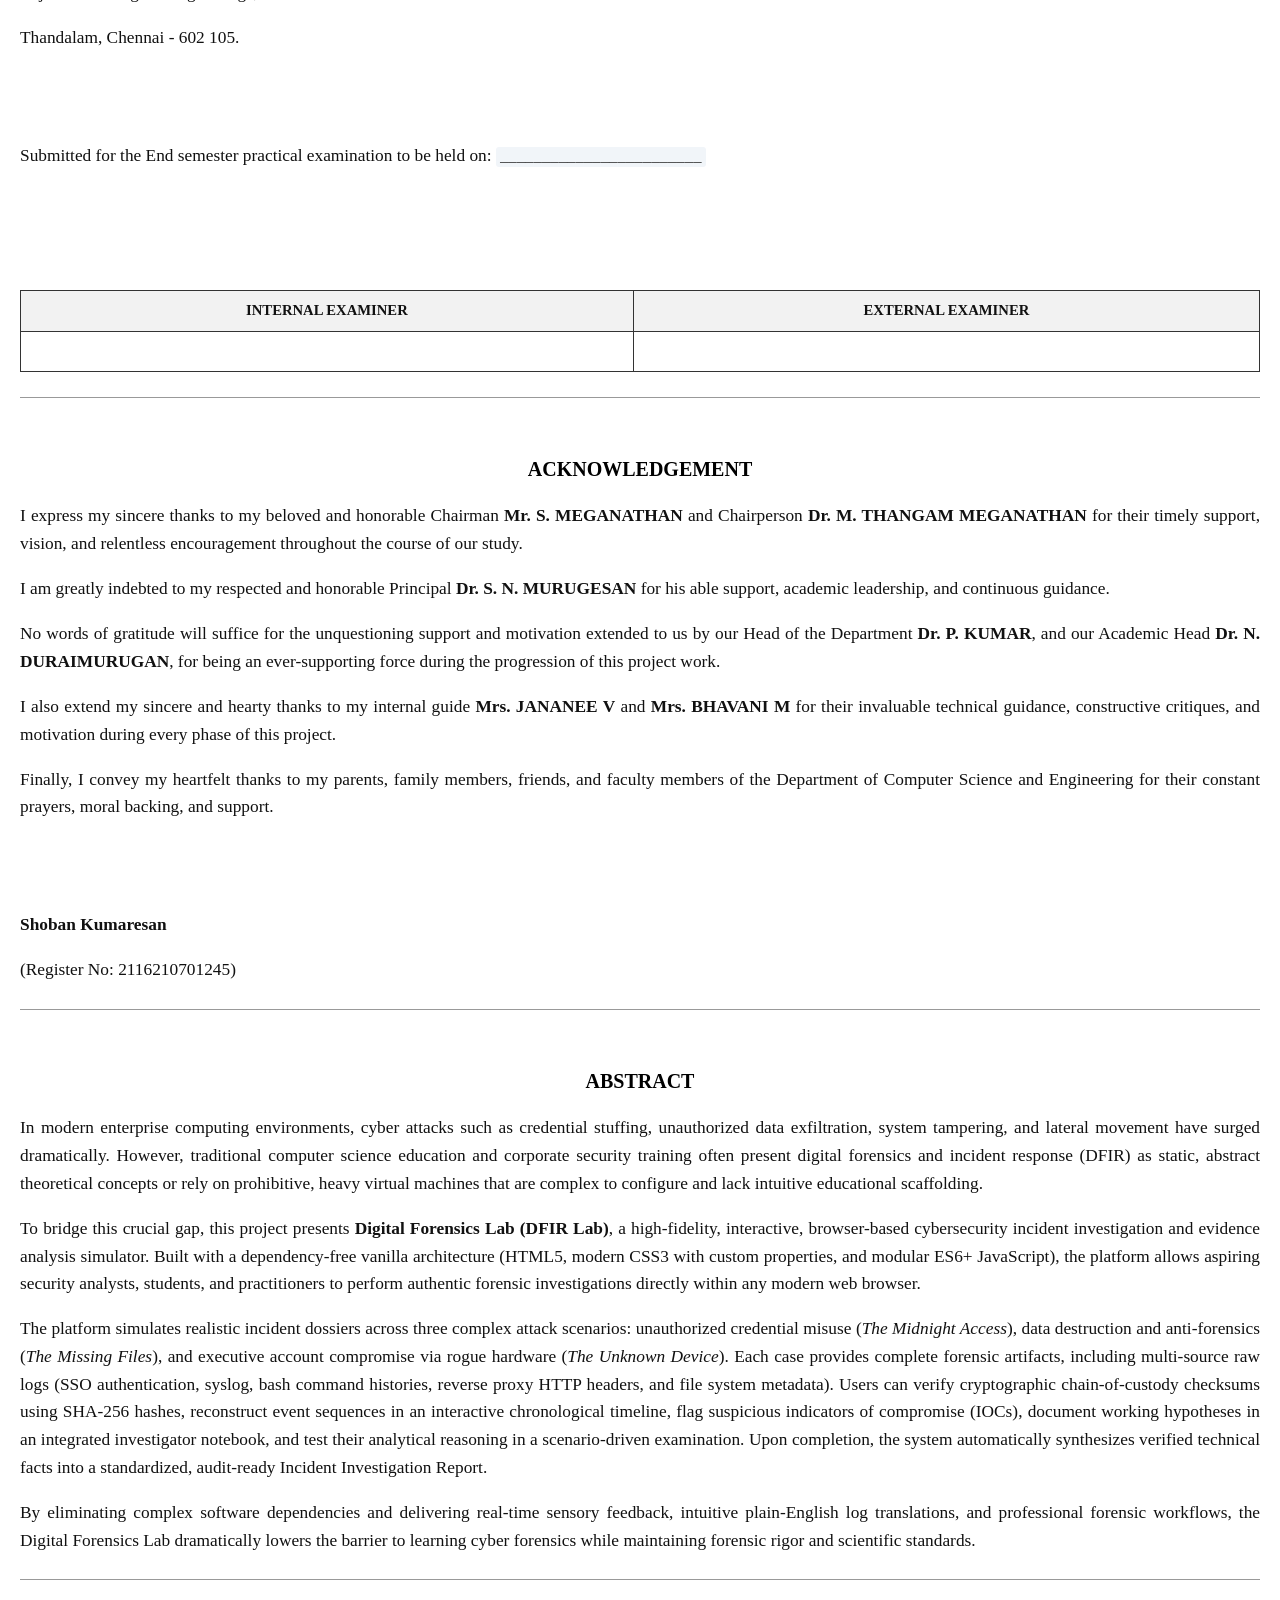
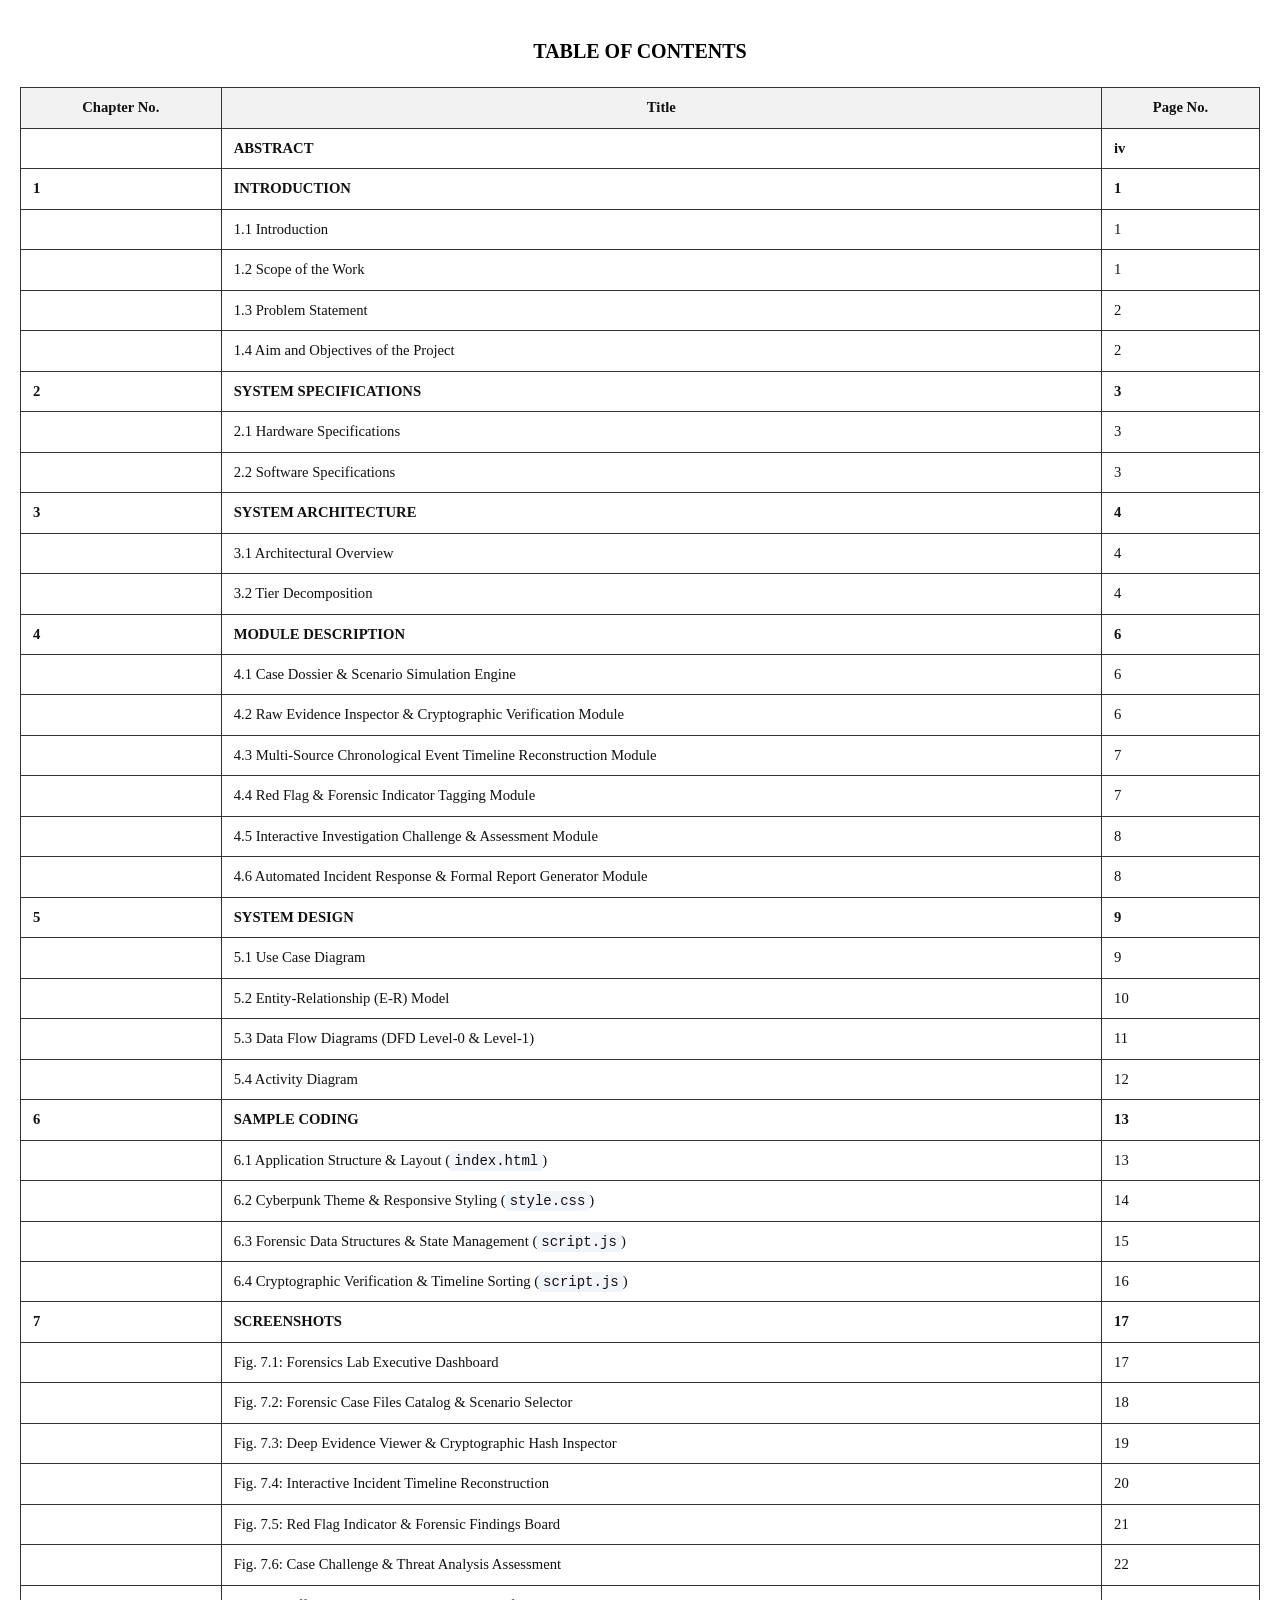
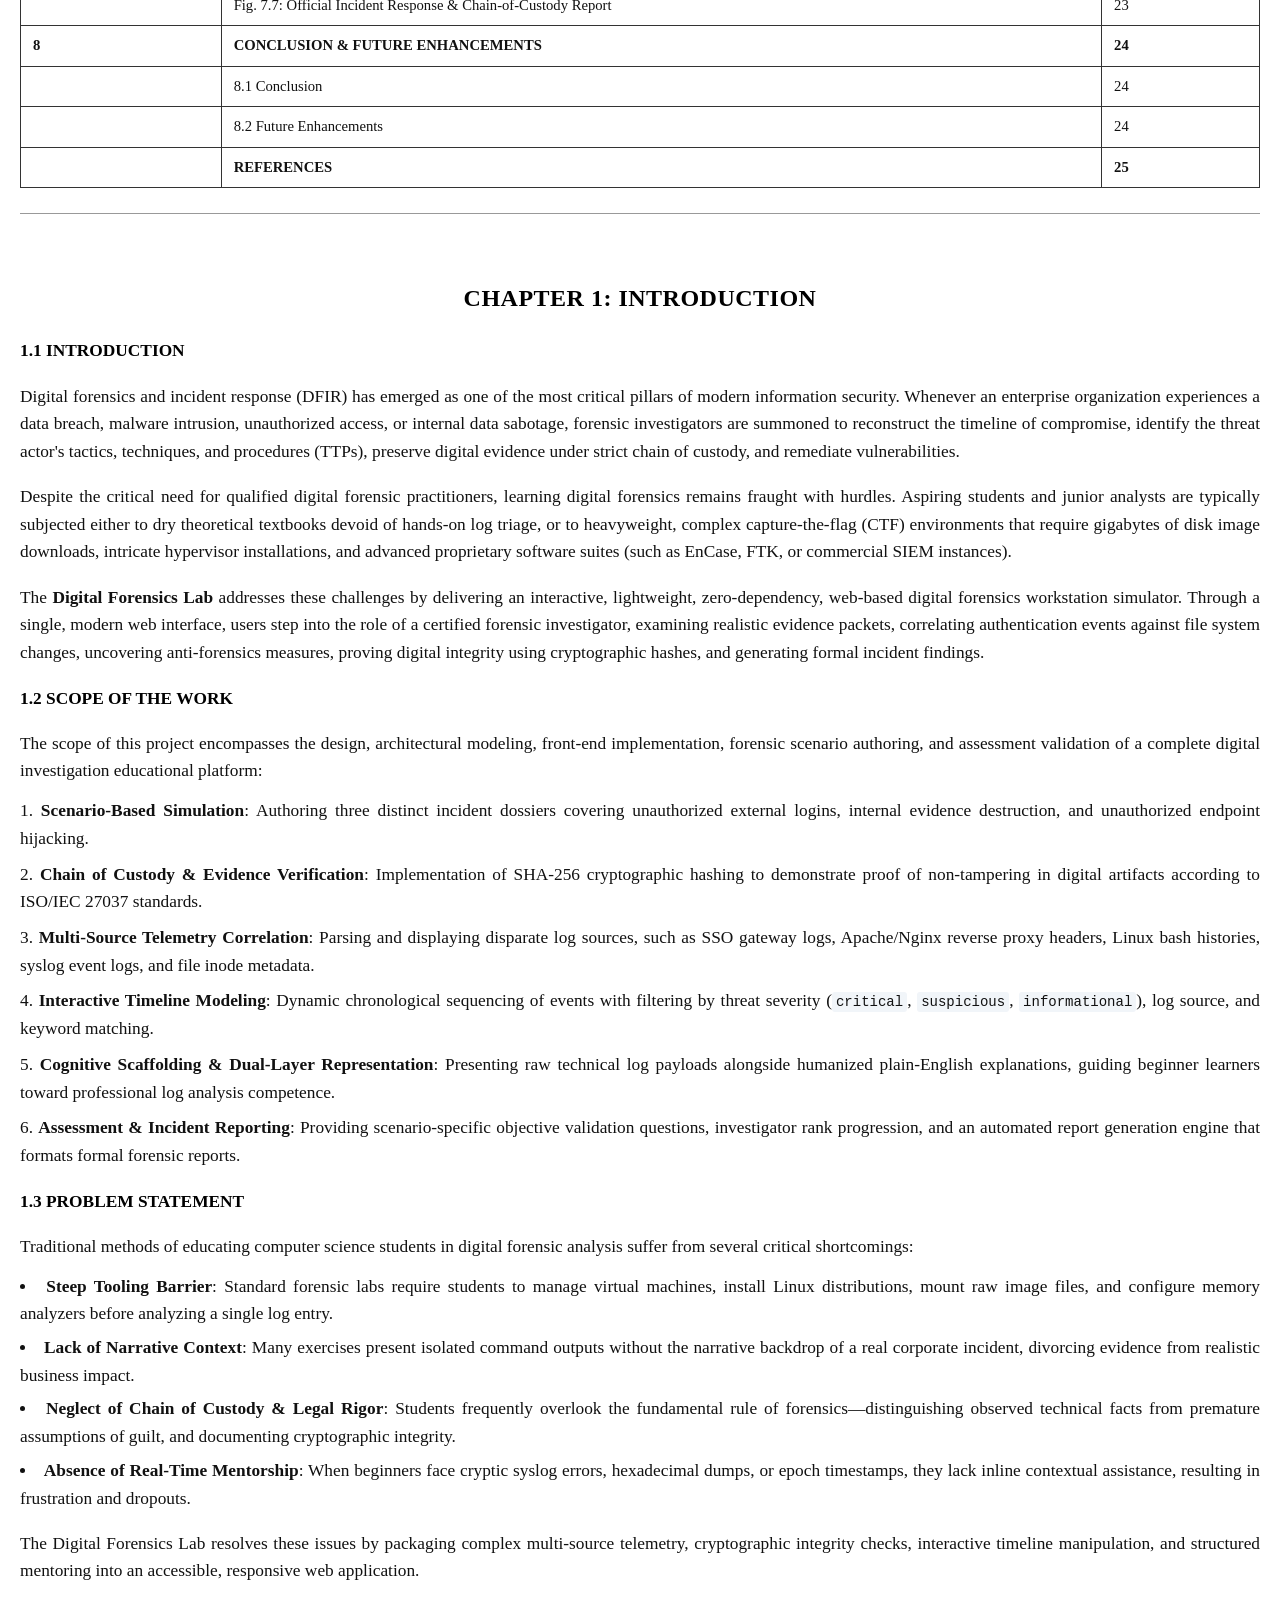
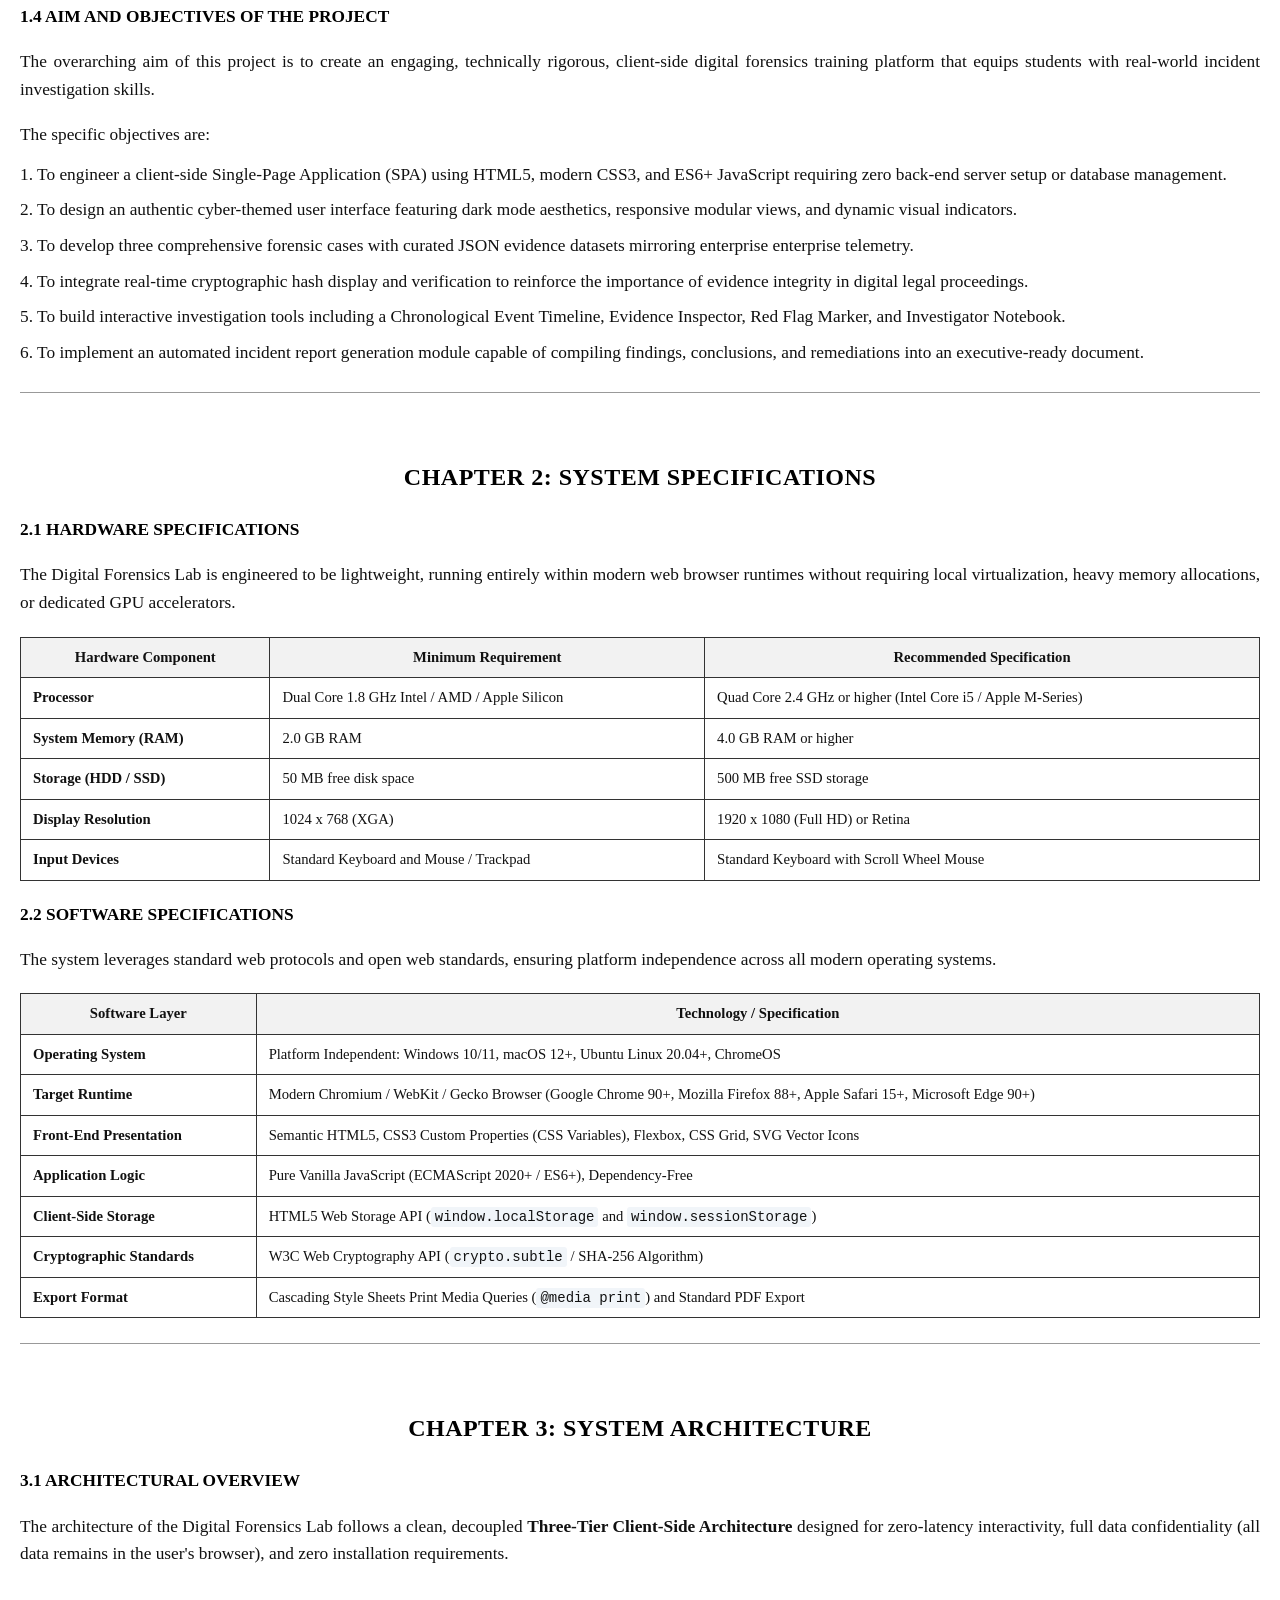
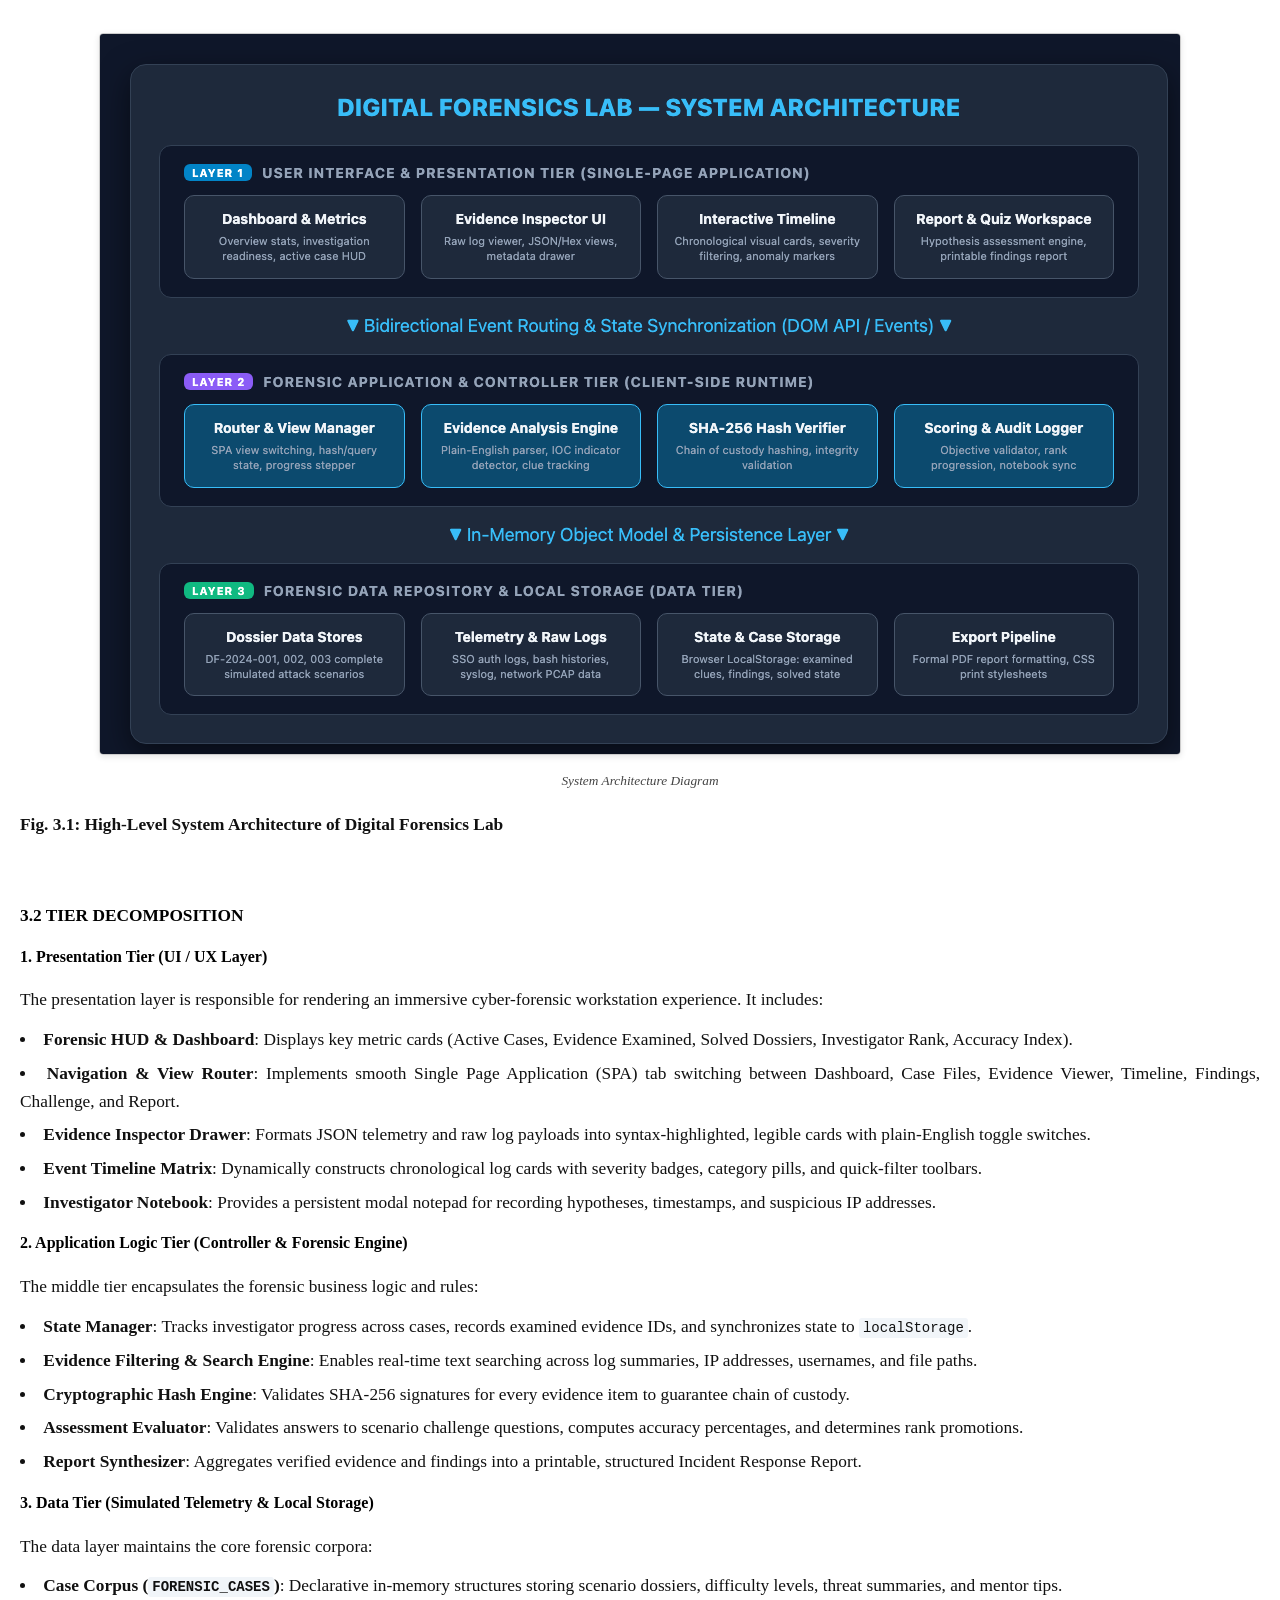
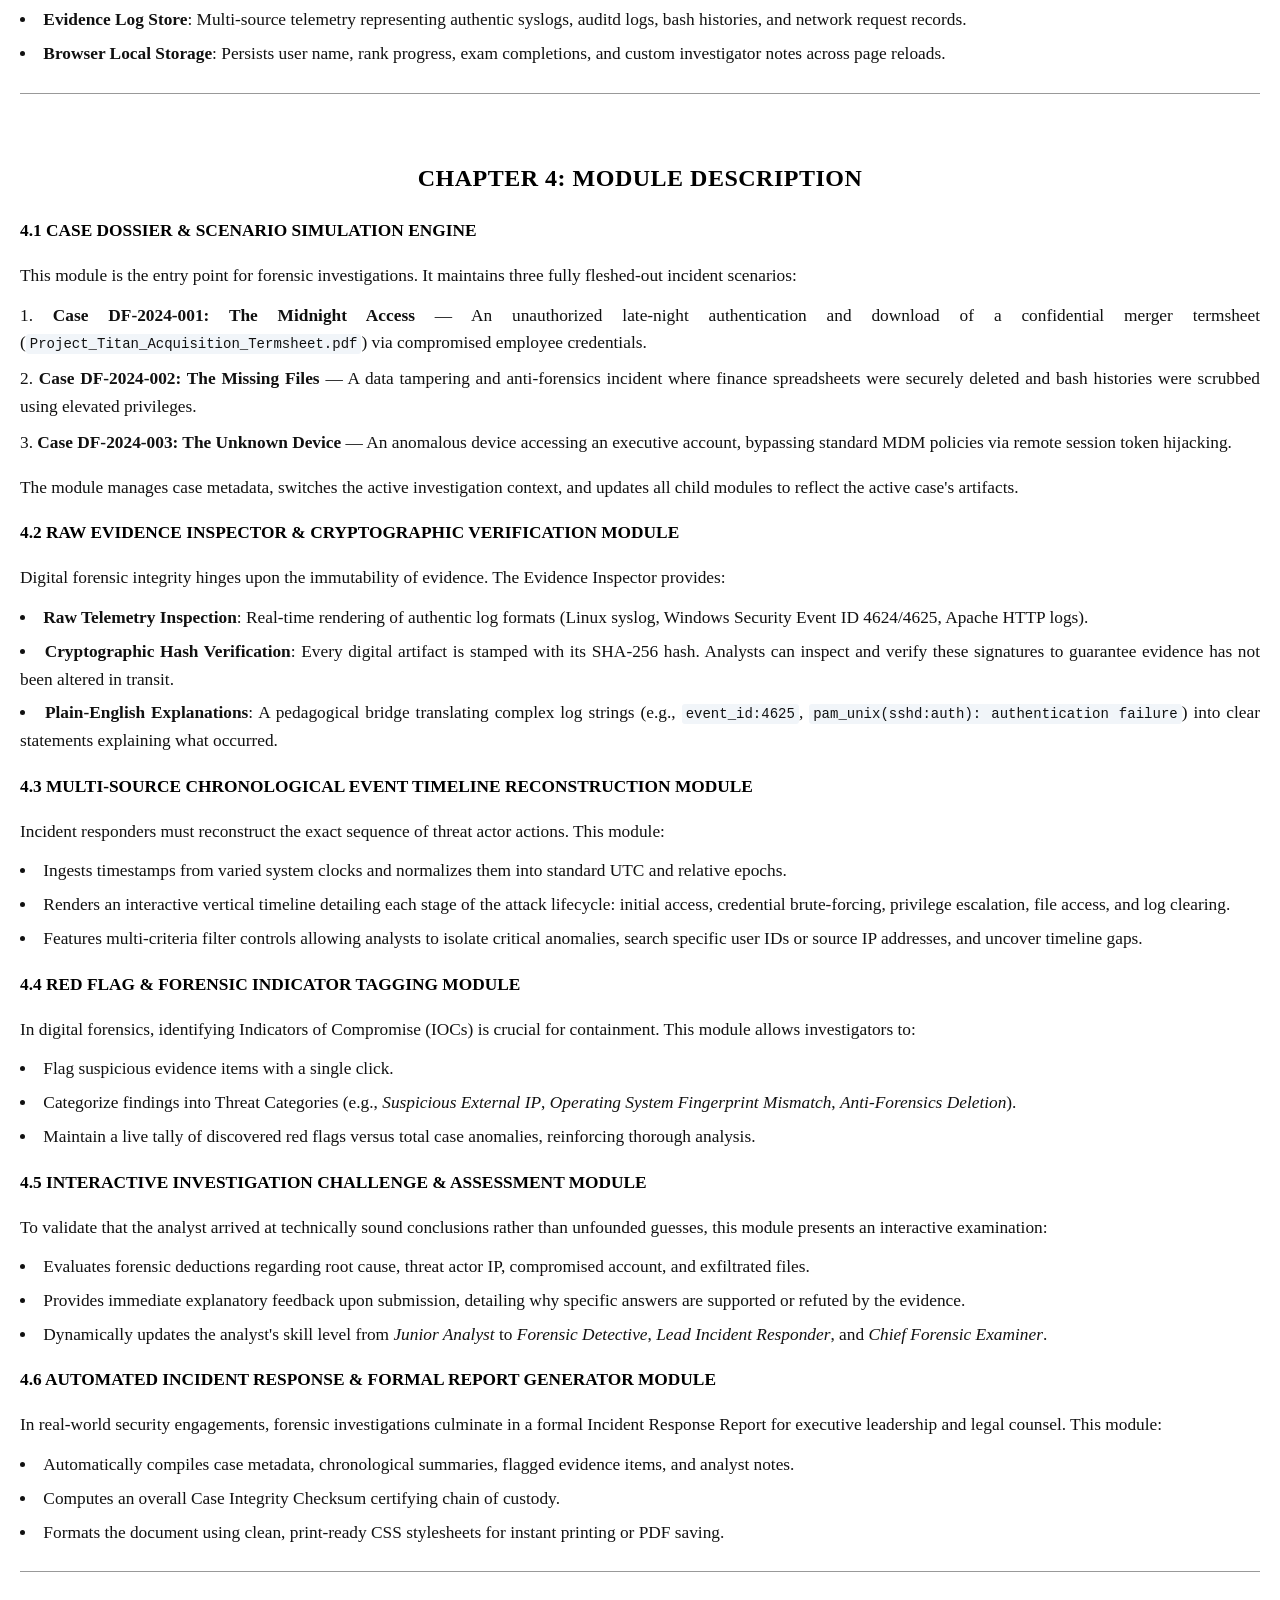
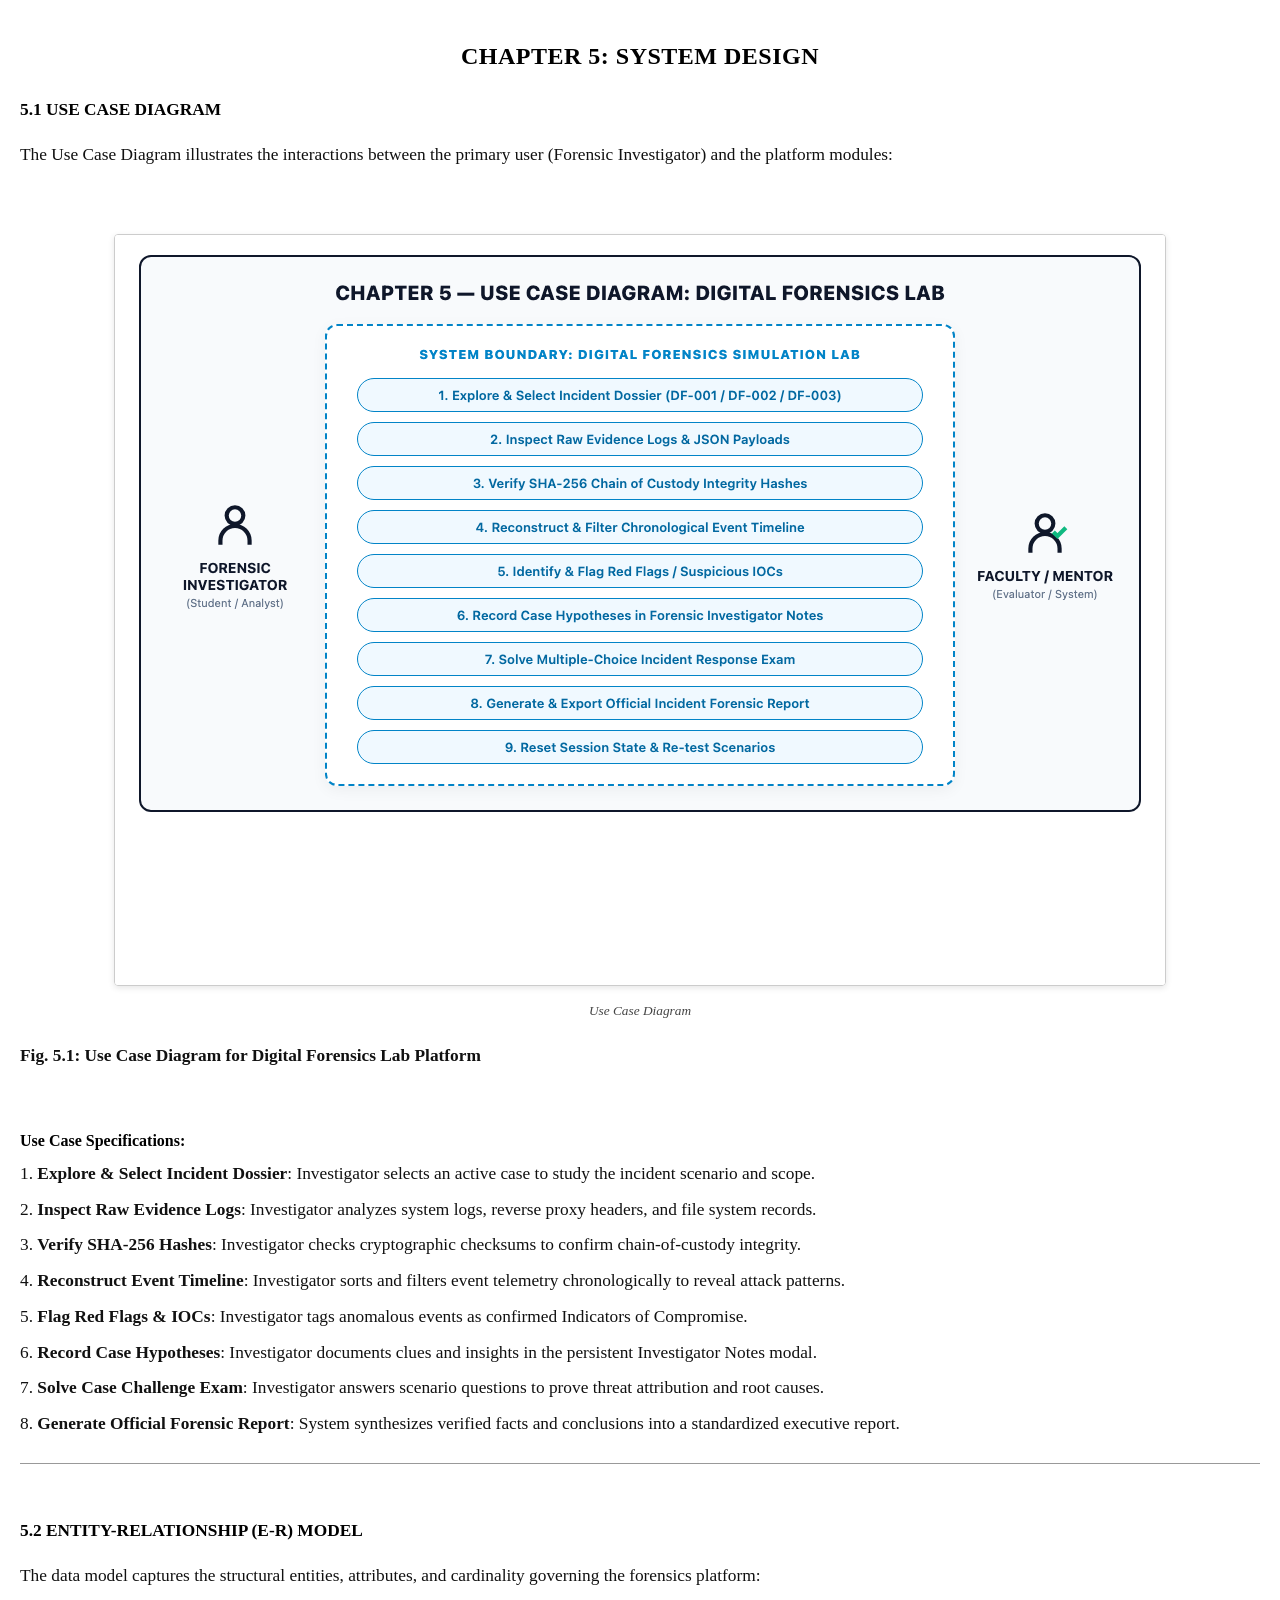
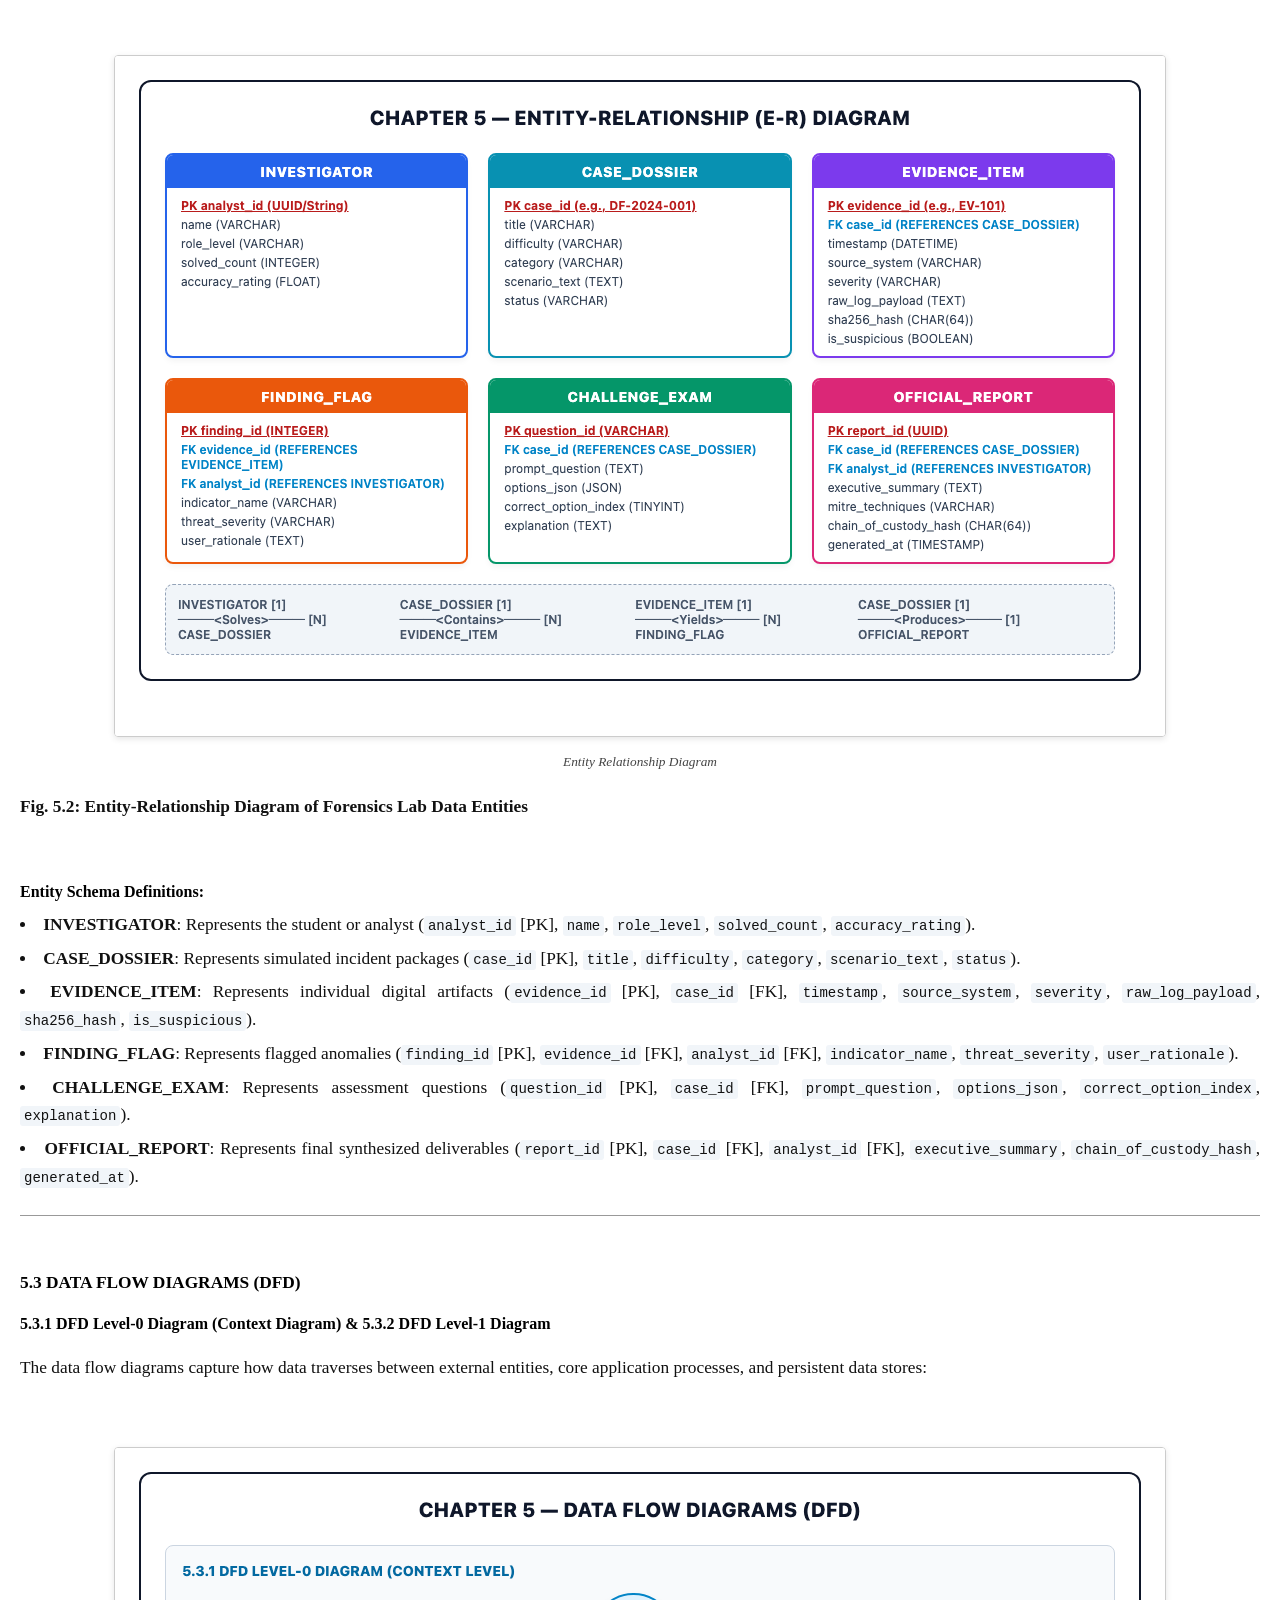
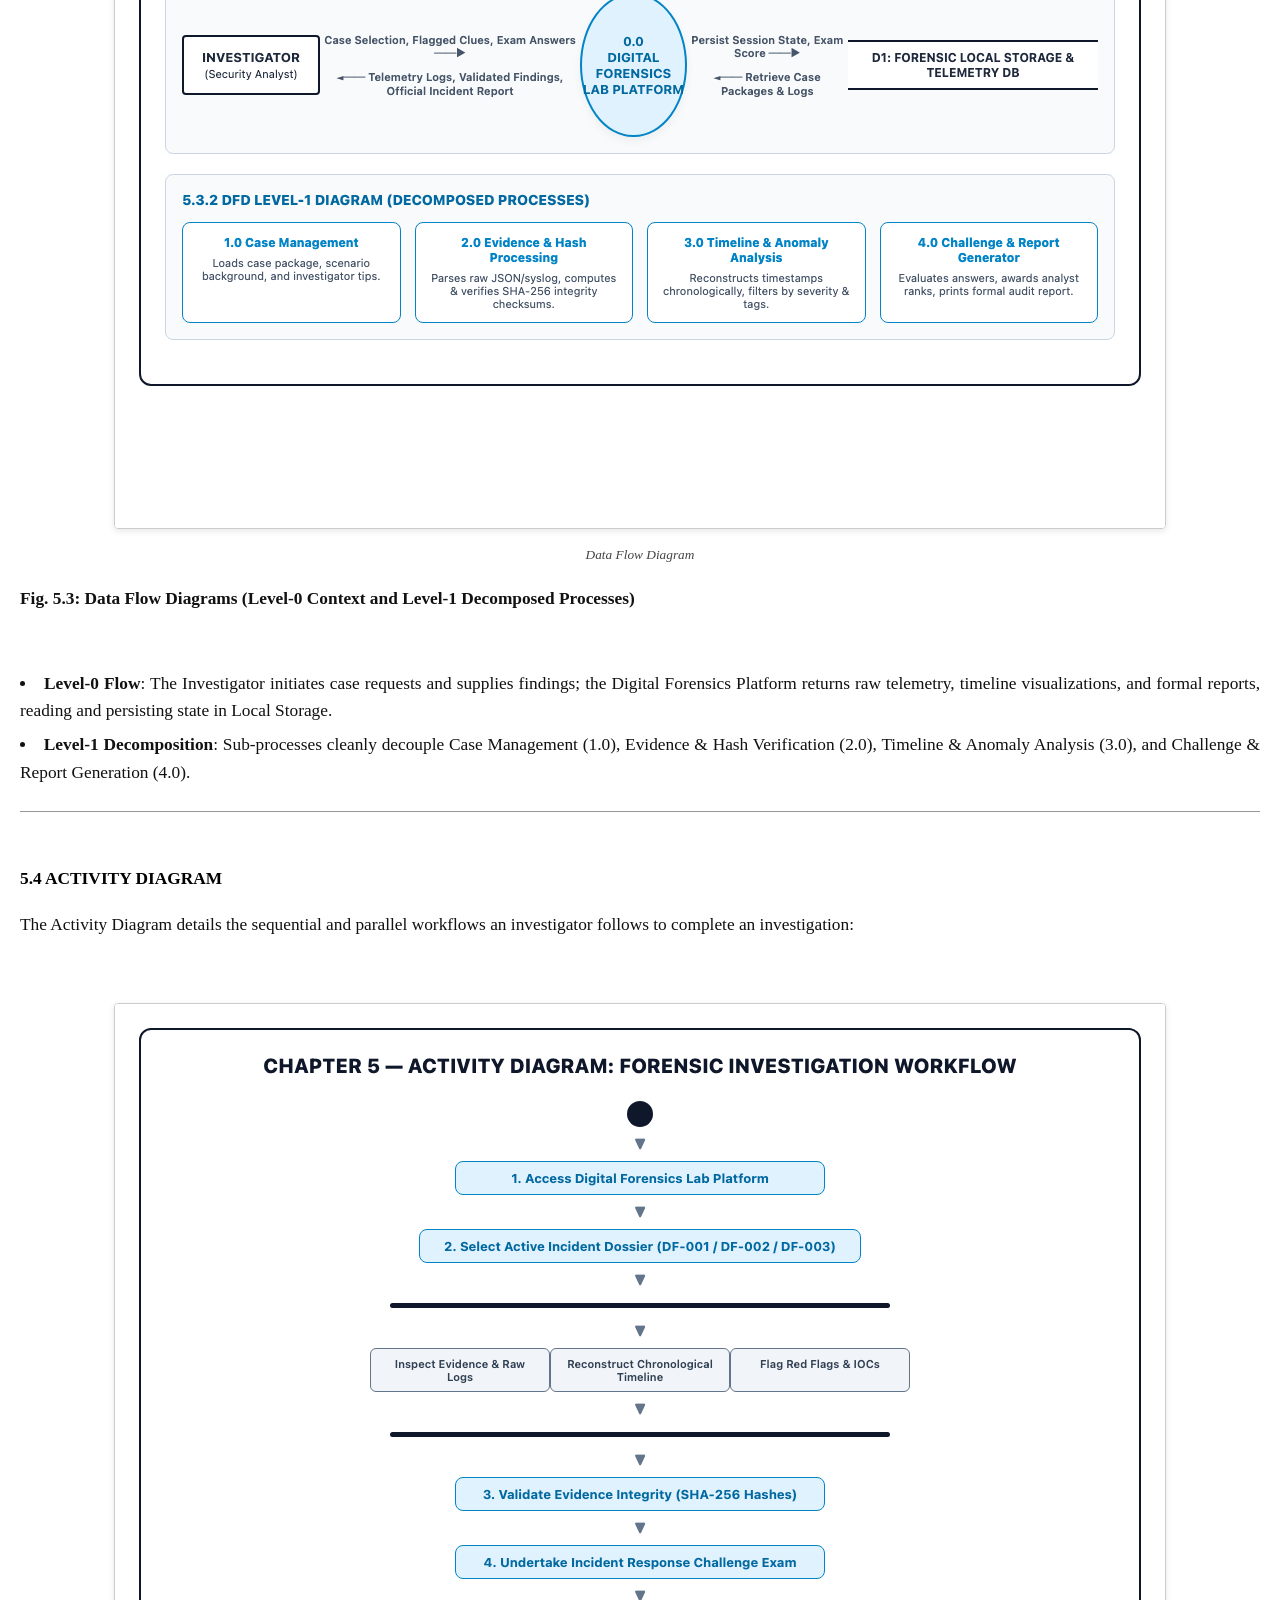
<file: PROJECT_REPORT.html>
<!DOCTYPE html>
<html lang="en">
<head>
<meta charset="utf-8">
<title>DIGITAL FORENSICS LAB - Mini Project Report</title>
<style>
  @page {
    size: A4 portrait;
    margin: 20mm 15mm 20mm 20mm;
  }
  body {
    font-family: "Times New Roman", Times, Georgia, serif;
    font-size: 13pt;
    line-height: 1.6;
    color: #111;
    margin: 0;
    padding: 20px;
    background: #fff;
  }
  .page-break {
    page-break-after: always;
    break-after: page;
    height: 10px;
  }
  h1, h2, h3, h4 {
    font-family: "Times New Roman", Times, serif;
    color: #000;
    font-weight: bold;
  }
  h1.chapter-header {
    font-size: 18pt;
    text-align: center;
    margin-top: 30px;
    margin-bottom: 20px;
    text-transform: uppercase;
    letter-spacing: 0.5px;
  }
  h2.sub-header {
    font-size: 15pt;
    text-align: center;
    margin-top: 20px;
    margin-bottom: 15px;
    text-transform: uppercase;
  }
  h3.sec-header {
    font-size: 13pt;
    margin-top: 18px;
    margin-bottom: 8px;
  }
  h4.sub-sec-header {
    font-size: 12pt;
    margin-top: 14px;
    margin-bottom: 6px;
  }
  p {
    text-align: justify;
    text-justify: inter-word;
    margin-bottom: 12px;
  }
  .divider {
    border: none;
    border-top: 1px solid #999;
    margin: 25px 0;
  }
  .img-container {
    text-align: center;
    margin: 20px auto;
  }
  .img-container img {
    max-width: 90%;
    height: auto;
    border: 1px solid #ccc;
    border-radius: 4px;
    box-shadow: 0 2px 6px rgba(0,0,0,0.1);
  }
  .img-container .caption {
    font-size: 10pt;
    font-style: italic;
    color: #444;
    margin-top: 6px;
  }
  table.report-table {
    width: 100%;
    border-collapse: collapse;
    margin: 20px 0;
    font-size: 11pt;
  }
  table.report-table th, table.report-table td {
    border: 1px solid #333;
    padding: 8px 12px;
    text-align: left;
  }
  table.report-table th {
    background-color: #f2f2f2;
    font-weight: bold;
    text-align: center;
  }
  pre {
    background: #f8fafc;
    border: 1px solid #cbd5e1;
    border-radius: 6px;
    padding: 12px 16px;
    font-size: 9.5pt;
    font-family: "Courier New", Courier, monospace;
    overflow-x: auto;
    line-height: 1.4;
    page-break-inside: avoid;
  }
  code {
    font-family: "Courier New", Courier, monospace;
    background: #f1f5f9;
    padding: 2px 4px;
    border-radius: 3px;
    font-size: 10.5pt;
  }
  li {
    margin-bottom: 6px;
    text-align: justify;
  }
  .num-item {
    margin-bottom: 8px;
    text-align: justify;
  }
</style>
</head>
<body>
<h1 class="chapter-header">DIGITAL FORENSICS LAB: INTERACTIVE CYBERSECURITY INCIDENT INVESTIGATION AND EVIDENCE ANALYSIS SIMULATOR</h1>
<h2 class="sub-header">A MINI-PROJECT REPORT</h2>
<p><em>Submitted in partial fulfilment of the award of the degree of</em></p>
<h3 class="sec-header">BACHELOR OF ENGINEERING  </h3>
<h3 class="sec-header">IN  </h3>
<h3 class="sec-header">COMPUTER SCIENCE AND ENGINEERING  </h3>
<hr class="divider">
<h3 class="sec-header">Submitted by:</h3>
<p><br></p>
<p><div align="center"></p>
<table class="report-table">
<thead><tr><th>Student Name</th><th>Register Number</th></tr></thead>
<tbody>
<tr><td><strong>SHOBAN KUMARESAN</strong> <em>(or User Name)</em></td><td><strong>2116210701245</strong></td></tr>
</tbody></table>
<p></div></p>
<p><br></p>
<p><div align="center"></p>
<p><div class="img-container"><img src="./report_images/rec_logo.png" alt="Rajalakshmi Engineering College"><div class="caption">Rajalakshmi Engineering College</div></div></p>
<h3 class="sec-header">RAJALAKSHMI ENGINEERING COLLEGE</h3>
<p><strong>(An Autonomous Institution Affiliated to ANNA UNIVERSITY, Chennai)</strong>  </p>
<p><strong>Thandalam, Chennai - 602 105</strong>  </p>
<p><strong>NOVEMBER / DECEMBER, 2024</strong></p>
<p></div></p>
<hr class="divider">
<div class="page-break"></div>
<h2 class="sub-header">BONAFIDE CERTIFICATE</h2>
<p>Certified that this mini-project report titled <strong>"DIGITAL FORENSICS LAB: INTERACTIVE CYBERSECURITY INCIDENT INVESTIGATION AND EVIDENCE ANALYSIS SIMULATOR"</strong> is the bonafide work of <strong>SHOBAN KUMARESAN (2116210701245)</strong> who carried out the project work under my supervision.</p>
<p><br><br><br></p>
<p><div align="right"></p>
<p><strong>SIGNATURE</strong>  </p>
<p><strong>Mrs. JANANEE V</strong>,  </p>
<p>Assistant Professor,  </p>
<p>Department of Computer Science & Engineering,  </p>
<p>Rajalakshmi Engineering College,  </p>
<p>Thandalam, Chennai - 602 105.  </p>
<p></div></p>
<p><br><br></p>
<p>Submitted for the End semester practical examination to be held on: <code>________________________</code></p>
<p><br><br><br></p>
<p><div align="center"></p>
<table class="report-table">
<thead><tr><th>INTERNAL EXAMINER</th><th>EXTERNAL EXAMINER</th></tr></thead>
<tbody>
<tr><td>&nbsp;&nbsp;&nbsp;&nbsp;&nbsp;&nbsp;&nbsp;&nbsp;&nbsp;&nbsp;&nbsp;&nbsp;&nbsp;&nbsp;&nbsp;&nbsp;&nbsp;&nbsp;&nbsp;&nbsp;&nbsp;&nbsp;&nbsp;&nbsp;&nbsp;&nbsp;&nbsp;&nbsp;&nbsp;&nbsp;&nbsp;&nbsp;&nbsp;&nbsp;&nbsp;&nbsp;&nbsp;&nbsp;</td><td>&nbsp;&nbsp;&nbsp;&nbsp;&nbsp;&nbsp;&nbsp;&nbsp;&nbsp;&nbsp;&nbsp;&nbsp;&nbsp;&nbsp;&nbsp;&nbsp;&nbsp;&nbsp;&nbsp;&nbsp;&nbsp;&nbsp;&nbsp;&nbsp;&nbsp;&nbsp;&nbsp;&nbsp;&nbsp;&nbsp;&nbsp;&nbsp;&nbsp;&nbsp;&nbsp;&nbsp;&nbsp;&nbsp;</td></tr>
</tbody></table>
<p></div></p>
<hr class="divider">
<div class="page-break"></div>
<h2 class="sub-header">ACKNOWLEDGEMENT</h2>
<p>I express my sincere thanks to my beloved and honorable Chairman <strong>Mr. S. MEGANATHAN</strong> and Chairperson <strong>Dr. M. THANGAM MEGANATHAN</strong> for their timely support, vision, and relentless encouragement throughout the course of our study.</p>
<p>I am greatly indebted to my respected and honorable Principal <strong>Dr. S. N. MURUGESAN</strong> for his able support, academic leadership, and continuous guidance.</p>
<p>No words of gratitude will suffice for the unquestioning support and motivation extended to us by our Head of the Department <strong>Dr. P. KUMAR</strong>, and our Academic Head <strong>Dr. N. DURAIMURUGAN</strong>, for being an ever-supporting force during the progression of this project work.</p>
<p>I also extend my sincere and hearty thanks to my internal guide <strong>Mrs. JANANEE V</strong> and <strong>Mrs. BHAVANI M</strong> for their invaluable technical guidance, constructive critiques, and motivation during every phase of this project.</p>
<p>Finally, I convey my heartfelt thanks to my parents, family members, friends, and faculty members of the Department of Computer Science and Engineering for their constant prayers, moral backing, and support.</p>
<p><br><br></p>
<p><div align="right"></p>
<p><strong>Shoban Kumaresan</strong>  </p>
<p>(Register No: 2116210701245)  </p>
<p></div></p>
<hr class="divider">
<div class="page-break"></div>
<h2 class="sub-header">ABSTRACT</h2>
<p>In modern enterprise computing environments, cyber attacks such as credential stuffing, unauthorized data exfiltration, system tampering, and lateral movement have surged dramatically. However, traditional computer science education and corporate security training often present digital forensics and incident response (DFIR) as static, abstract theoretical concepts or rely on prohibitive, heavy virtual machines that are complex to configure and lack intuitive educational scaffolding.</p>
<p>To bridge this crucial gap, this project presents <strong>Digital Forensics Lab (DFIR Lab)</strong>, a high-fidelity, interactive, browser-based cybersecurity incident investigation and evidence analysis simulator. Built with a dependency-free vanilla architecture (HTML5, modern CSS3 with custom properties, and modular ES6+ JavaScript), the platform allows aspiring security analysts, students, and practitioners to perform authentic forensic investigations directly within any modern web browser.</p>
<p>The platform simulates realistic incident dossiers across three complex attack scenarios: unauthorized credential misuse (<em>The Midnight Access</em>), data destruction and anti-forensics (<em>The Missing Files</em>), and executive account compromise via rogue hardware (<em>The Unknown Device</em>). Each case provides complete forensic artifacts, including multi-source raw logs (SSO authentication, syslog, bash command histories, reverse proxy HTTP headers, and file system metadata). Users can verify cryptographic chain-of-custody checksums using SHA-256 hashes, reconstruct event sequences in an interactive chronological timeline, flag suspicious indicators of compromise (IOCs), document working hypotheses in an integrated investigator notebook, and test their analytical reasoning in a scenario-driven examination. Upon completion, the system automatically synthesizes verified technical facts into a standardized, audit-ready Incident Investigation Report.</p>
<p>By eliminating complex software dependencies and delivering real-time sensory feedback, intuitive plain-English log translations, and professional forensic workflows, the Digital Forensics Lab dramatically lowers the barrier to learning cyber forensics while maintaining forensic rigor and scientific standards.</p>
<hr class="divider">
<div class="page-break"></div>
<h2 class="sub-header">TABLE OF CONTENTS</h2>
<table class="report-table">
<thead><tr><th>Chapter No.</th><th>Title</th><th>Page No.</th></tr></thead>
<tbody>
<tr><td>&nbsp;</td><td><strong>ABSTRACT</strong></td><td><strong>iv</strong></td></tr>
<tr><td><strong>1</strong></td><td><strong>INTRODUCTION</strong></td><td><strong>1</strong></td></tr>
<tr><td>&nbsp;</td><td>1.1 Introduction</td><td>1</td></tr>
<tr><td>&nbsp;</td><td>1.2 Scope of the Work</td><td>1</td></tr>
<tr><td>&nbsp;</td><td>1.3 Problem Statement</td><td>2</td></tr>
<tr><td>&nbsp;</td><td>1.4 Aim and Objectives of the Project</td><td>2</td></tr>
<tr><td><strong>2</strong></td><td><strong>SYSTEM SPECIFICATIONS</strong></td><td><strong>3</strong></td></tr>
<tr><td>&nbsp;</td><td>2.1 Hardware Specifications</td><td>3</td></tr>
<tr><td>&nbsp;</td><td>2.2 Software Specifications</td><td>3</td></tr>
<tr><td><strong>3</strong></td><td><strong>SYSTEM ARCHITECTURE</strong></td><td><strong>4</strong></td></tr>
<tr><td>&nbsp;</td><td>3.1 Architectural Overview</td><td>4</td></tr>
<tr><td>&nbsp;</td><td>3.2 Tier Decomposition</td><td>4</td></tr>
<tr><td><strong>4</strong></td><td><strong>MODULE DESCRIPTION</strong></td><td><strong>6</strong></td></tr>
<tr><td>&nbsp;</td><td>4.1 Case Dossier & Scenario Simulation Engine</td><td>6</td></tr>
<tr><td>&nbsp;</td><td>4.2 Raw Evidence Inspector & Cryptographic Verification Module</td><td>6</td></tr>
<tr><td>&nbsp;</td><td>4.3 Multi-Source Chronological Event Timeline Reconstruction Module</td><td>7</td></tr>
<tr><td>&nbsp;</td><td>4.4 Red Flag & Forensic Indicator Tagging Module</td><td>7</td></tr>
<tr><td>&nbsp;</td><td>4.5 Interactive Investigation Challenge & Assessment Module</td><td>8</td></tr>
<tr><td>&nbsp;</td><td>4.6 Automated Incident Response & Formal Report Generator Module</td><td>8</td></tr>
<tr><td><strong>5</strong></td><td><strong>SYSTEM DESIGN</strong></td><td><strong>9</strong></td></tr>
<tr><td>&nbsp;</td><td>5.1 Use Case Diagram</td><td>9</td></tr>
<tr><td>&nbsp;</td><td>5.2 Entity-Relationship (E-R) Model</td><td>10</td></tr>
<tr><td>&nbsp;</td><td>5.3 Data Flow Diagrams (DFD Level-0 & Level-1)</td><td>11</td></tr>
<tr><td>&nbsp;</td><td>5.4 Activity Diagram</td><td>12</td></tr>
<tr><td><strong>6</strong></td><td><strong>SAMPLE CODING</strong></td><td><strong>13</strong></td></tr>
<tr><td>&nbsp;</td><td>6.1 Application Structure & Layout (<code>index.html</code>)</td><td>13</td></tr>
<tr><td>&nbsp;</td><td>6.2 Cyberpunk Theme & Responsive Styling (<code>style.css</code>)</td><td>14</td></tr>
<tr><td>&nbsp;</td><td>6.3 Forensic Data Structures & State Management (<code>script.js</code>)</td><td>15</td></tr>
<tr><td>&nbsp;</td><td>6.4 Cryptographic Verification & Timeline Sorting (<code>script.js</code>)</td><td>16</td></tr>
<tr><td><strong>7</strong></td><td><strong>SCREENSHOTS</strong></td><td><strong>17</strong></td></tr>
<tr><td>&nbsp;</td><td>Fig. 7.1: Forensics Lab Executive Dashboard</td><td>17</td></tr>
<tr><td>&nbsp;</td><td>Fig. 7.2: Forensic Case Files Catalog & Scenario Selector</td><td>18</td></tr>
<tr><td>&nbsp;</td><td>Fig. 7.3: Deep Evidence Viewer & Cryptographic Hash Inspector</td><td>19</td></tr>
<tr><td>&nbsp;</td><td>Fig. 7.4: Interactive Incident Timeline Reconstruction</td><td>20</td></tr>
<tr><td>&nbsp;</td><td>Fig. 7.5: Red Flag Indicator & Forensic Findings Board</td><td>21</td></tr>
<tr><td>&nbsp;</td><td>Fig. 7.6: Case Challenge & Threat Analysis Assessment</td><td>22</td></tr>
<tr><td>&nbsp;</td><td>Fig. 7.7: Official Incident Response & Chain-of-Custody Report</td><td>23</td></tr>
<tr><td><strong>8</strong></td><td><strong>CONCLUSION & FUTURE ENHANCEMENTS</strong></td><td><strong>24</strong></td></tr>
<tr><td>&nbsp;</td><td>8.1 Conclusion</td><td>24</td></tr>
<tr><td>&nbsp;</td><td>8.2 Future Enhancements</td><td>24</td></tr>
<tr><td>&nbsp;</td><td><strong>REFERENCES</strong></td><td><strong>25</strong></td></tr>
</tbody></table>
<hr class="divider">
<div class="page-break"></div>
<h1 class="chapter-header">CHAPTER 1: INTRODUCTION</h1>
<h3 class="sec-header">1.1 INTRODUCTION</h3>
<p>Digital forensics and incident response (DFIR) has emerged as one of the most critical pillars of modern information security. Whenever an enterprise organization experiences a data breach, malware intrusion, unauthorized access, or internal data sabotage, forensic investigators are summoned to reconstruct the timeline of compromise, identify the threat actor's tactics, techniques, and procedures (TTPs), preserve digital evidence under strict chain of custody, and remediate vulnerabilities.</p>
<p>Despite the critical need for qualified digital forensic practitioners, learning digital forensics remains fraught with hurdles. Aspiring students and junior analysts are typically subjected either to dry theoretical textbooks devoid of hands-on log triage, or to heavyweight, complex capture-the-flag (CTF) environments that require gigabytes of disk image downloads, intricate hypervisor installations, and advanced proprietary software suites (such as EnCase, FTK, or commercial SIEM instances).</p>
<p>The <strong>Digital Forensics Lab</strong> addresses these challenges by delivering an interactive, lightweight, zero-dependency, web-based digital forensics workstation simulator. Through a single, modern web interface, users step into the role of a certified forensic investigator, examining realistic evidence packets, correlating authentication events against file system changes, uncovering anti-forensics measures, proving digital integrity using cryptographic hashes, and generating formal incident findings.</p>
<h3 class="sec-header">1.2 SCOPE OF THE WORK</h3>
<p>The scope of this project encompasses the design, architectural modeling, front-end implementation, forensic scenario authoring, and assessment validation of a complete digital investigation educational platform:</p>
<div class="num-item">1. <strong>Scenario-Based Simulation</strong>: Authoring three distinct incident dossiers covering unauthorized external logins, internal evidence destruction, and unauthorized endpoint hijacking.</div>
<div class="num-item">2. <strong>Chain of Custody & Evidence Verification</strong>: Implementation of SHA-256 cryptographic hashing to demonstrate proof of non-tampering in digital artifacts according to ISO/IEC 27037 standards.</div>
<div class="num-item">3. <strong>Multi-Source Telemetry Correlation</strong>: Parsing and displaying disparate log sources, such as SSO gateway logs, Apache/Nginx reverse proxy headers, Linux bash histories, syslog event logs, and file inode metadata.</div>
<div class="num-item">4. <strong>Interactive Timeline Modeling</strong>: Dynamic chronological sequencing of events with filtering by threat severity (<code>critical</code>, <code>suspicious</code>, <code>informational</code>), log source, and keyword matching.</div>
<div class="num-item">5. <strong>Cognitive Scaffolding & Dual-Layer Representation</strong>: Presenting raw technical log payloads alongside humanized plain-English explanations, guiding beginner learners toward professional log analysis competence.</div>
<div class="num-item">6. <strong>Assessment & Incident Reporting</strong>: Providing scenario-specific objective validation questions, investigator rank progression, and an automated report generation engine that formats formal forensic reports.</div>
<h3 class="sec-header">1.3 PROBLEM STATEMENT</h3>
<p>Traditional methods of educating computer science students in digital forensic analysis suffer from several critical shortcomings:</p>
<li><strong>Steep Tooling Barrier</strong>: Standard forensic labs require students to manage virtual machines, install Linux distributions, mount raw image files, and configure memory analyzers before analyzing a single log entry.</li>
<li><strong>Lack of Narrative Context</strong>: Many exercises present isolated command outputs without the narrative backdrop of a real corporate incident, divorcing evidence from realistic business impact.</li>
<li><strong>Neglect of Chain of Custody & Legal Rigor</strong>: Students frequently overlook the fundamental rule of forensics—distinguishing observed technical facts from premature assumptions of guilt, and documenting cryptographic integrity.</li>
<li><strong>Absence of Real-Time Mentorship</strong>: When beginners face cryptic syslog errors, hexadecimal dumps, or epoch timestamps, they lack inline contextual assistance, resulting in frustration and dropouts.</li>
<p>The Digital Forensics Lab resolves these issues by packaging complex multi-source telemetry, cryptographic integrity checks, interactive timeline manipulation, and structured mentoring into an accessible, responsive web application.</p>
<h3 class="sec-header">1.4 AIM AND OBJECTIVES OF THE PROJECT</h3>
<p>The overarching aim of this project is to create an engaging, technically rigorous, client-side digital forensics training platform that equips students with real-world incident investigation skills.</p>
<p>The specific objectives are:</p>
<div class="num-item">1. To engineer a client-side Single-Page Application (SPA) using HTML5, modern CSS3, and ES6+ JavaScript requiring zero back-end server setup or database management.</div>
<div class="num-item">2. To design an authentic cyber-themed user interface featuring dark mode aesthetics, responsive modular views, and dynamic visual indicators.</div>
<div class="num-item">3. To develop three comprehensive forensic cases with curated JSON evidence datasets mirroring enterprise enterprise telemetry.</div>
<div class="num-item">4. To integrate real-time cryptographic hash display and verification to reinforce the importance of evidence integrity in digital legal proceedings.</div>
<div class="num-item">5. To build interactive investigation tools including a Chronological Event Timeline, Evidence Inspector, Red Flag Marker, and Investigator Notebook.</div>
<div class="num-item">6. To implement an automated incident report generation module capable of compiling findings, conclusions, and remediations into an executive-ready document.</div>
<hr class="divider">
<div class="page-break"></div>
<h1 class="chapter-header">CHAPTER 2: SYSTEM SPECIFICATIONS</h1>
<h3 class="sec-header">2.1 HARDWARE SPECIFICATIONS</h3>
<p>The Digital Forensics Lab is engineered to be lightweight, running entirely within modern web browser runtimes without requiring local virtualization, heavy memory allocations, or dedicated GPU accelerators.</p>
<table class="report-table">
<thead><tr><th>Hardware Component</th><th>Minimum Requirement</th><th>Recommended Specification</th></tr></thead>
<tbody>
<tr><td><strong>Processor</strong></td><td>Dual Core 1.8 GHz Intel / AMD / Apple Silicon</td><td>Quad Core 2.4 GHz or higher (Intel Core i5 / Apple M-Series)</td></tr>
<tr><td><strong>System Memory (RAM)</strong></td><td>2.0 GB RAM</td><td>4.0 GB RAM or higher</td></tr>
<tr><td><strong>Storage (HDD / SSD)</strong></td><td>50 MB free disk space</td><td>500 MB free SSD storage</td></tr>
<tr><td><strong>Display Resolution</strong></td><td>1024 x 768 (XGA)</td><td>1920 x 1080 (Full HD) or Retina</td></tr>
<tr><td><strong>Input Devices</strong></td><td>Standard Keyboard and Mouse / Trackpad</td><td>Standard Keyboard with Scroll Wheel Mouse</td></tr>
</tbody></table>
<h3 class="sec-header">2.2 SOFTWARE SPECIFICATIONS</h3>
<p>The system leverages standard web protocols and open web standards, ensuring platform independence across all modern operating systems.</p>
<table class="report-table">
<thead><tr><th>Software Layer</th><th>Technology / Specification</th></tr></thead>
<tbody>
<tr><td><strong>Operating System</strong></td><td>Platform Independent: Windows 10/11, macOS 12+, Ubuntu Linux 20.04+, ChromeOS</td></tr>
<tr><td><strong>Target Runtime</strong></td><td>Modern Chromium / WebKit / Gecko Browser (Google Chrome 90+, Mozilla Firefox 88+, Apple Safari 15+, Microsoft Edge 90+)</td></tr>
<tr><td><strong>Front-End Presentation</strong></td><td>Semantic HTML5, CSS3 Custom Properties (CSS Variables), Flexbox, CSS Grid, SVG Vector Icons</td></tr>
<tr><td><strong>Application Logic</strong></td><td>Pure Vanilla JavaScript (ECMAScript 2020+ / ES6+), Dependency-Free</td></tr>
<tr><td><strong>Client-Side Storage</strong></td><td>HTML5 Web Storage API (<code>window.localStorage</code> and <code>window.sessionStorage</code>)</td></tr>
<tr><td><strong>Cryptographic Standards</strong></td><td>W3C Web Cryptography API (<code>crypto.subtle</code> / SHA-256 Algorithm)</td></tr>
<tr><td><strong>Export Format</strong></td><td>Cascading Style Sheets Print Media Queries (<code>@media print</code>) and Standard PDF Export</td></tr>
</tbody></table>
<hr class="divider">
<div class="page-break"></div>
<h1 class="chapter-header">CHAPTER 3: SYSTEM ARCHITECTURE</h1>
<h3 class="sec-header">3.1 ARCHITECTURAL OVERVIEW</h3>
<p>The architecture of the Digital Forensics Lab follows a clean, decoupled <strong>Three-Tier Client-Side Architecture</strong> designed for zero-latency interactivity, full data confidentiality (all data remains in the user's browser), and zero installation requirements.</p>
<p><br></p>
<p><div align="center"></p>
<p><div class="img-container"><img src="./report_images/ch3_architecture_diagram.png" alt="System Architecture Diagram"><div class="caption">System Architecture Diagram</div></div></p>
<p><strong>Fig. 3.1: High-Level System Architecture of Digital Forensics Lab</strong></p>
<p></div></p>
<p><br></p>
<h3 class="sec-header">3.2 TIER DECOMPOSITION</h3>
<h4 class="sub-sec-header">1. Presentation Tier (UI / UX Layer)</h4>
<p>The presentation layer is responsible for rendering an immersive cyber-forensic workstation experience. It includes:</p>
<li><strong>Forensic HUD & Dashboard</strong>: Displays key metric cards (Active Cases, Evidence Examined, Solved Dossiers, Investigator Rank, Accuracy Index).</li>
<li><strong>Navigation & View Router</strong>: Implements smooth Single Page Application (SPA) tab switching between Dashboard, Case Files, Evidence Viewer, Timeline, Findings, Challenge, and Report.</li>
<li><strong>Evidence Inspector Drawer</strong>: Formats JSON telemetry and raw log payloads into syntax-highlighted, legible cards with plain-English toggle switches.</li>
<li><strong>Event Timeline Matrix</strong>: Dynamically constructs chronological log cards with severity badges, category pills, and quick-filter toolbars.</li>
<li><strong>Investigator Notebook</strong>: Provides a persistent modal notepad for recording hypotheses, timestamps, and suspicious IP addresses.</li>
<h4 class="sub-sec-header">2. Application Logic Tier (Controller & Forensic Engine)</h4>
<p>The middle tier encapsulates the forensic business logic and rules:</p>
<li><strong>State Manager</strong>: Tracks investigator progress across cases, records examined evidence IDs, and synchronizes state to <code>localStorage</code>.</li>
<li><strong>Evidence Filtering & Search Engine</strong>: Enables real-time text searching across log summaries, IP addresses, usernames, and file paths.</li>
<li><strong>Cryptographic Hash Engine</strong>: Validates SHA-256 signatures for every evidence item to guarantee chain of custody.</li>
<li><strong>Assessment Evaluator</strong>: Validates answers to scenario challenge questions, computes accuracy percentages, and determines rank promotions.</li>
<li><strong>Report Synthesizer</strong>: Aggregates verified evidence and findings into a printable, structured Incident Response Report.</li>
<h4 class="sub-sec-header">3. Data Tier (Simulated Telemetry & Local Storage)</h4>
<p>The data layer maintains the core forensic corpora:</p>
<li><strong>Case Corpus (<code>FORENSIC_CASES</code>)</strong>: Declarative in-memory structures storing scenario dossiers, difficulty levels, threat summaries, and mentor tips.</li>
<li><strong>Evidence Log Store</strong>: Multi-source telemetry representing authentic syslogs, auditd logs, bash histories, and network request records.</li>
<li><strong>Browser Local Storage</strong>: Persists user name, rank progress, exam completions, and custom investigator notes across page reloads.</li>
<hr class="divider">
<div class="page-break"></div>
<h1 class="chapter-header">CHAPTER 4: MODULE DESCRIPTION</h1>
<h3 class="sec-header">4.1 CASE DOSSIER & SCENARIO SIMULATION ENGINE</h3>
<p>This module is the entry point for forensic investigations. It maintains three fully fleshed-out incident scenarios:</p>
<div class="num-item">1. <strong>Case DF-2024-001: The Midnight Access</strong> — An unauthorized late-night authentication and download of a confidential merger termsheet (<code>Project_Titan_Acquisition_Termsheet.pdf</code>) via compromised employee credentials.</div>
<div class="num-item">2. <strong>Case DF-2024-002: The Missing Files</strong> — A data tampering and anti-forensics incident where finance spreadsheets were securely deleted and bash histories were scrubbed using elevated privileges.</div>
<div class="num-item">3. <strong>Case DF-2024-003: The Unknown Device</strong> — An anomalous device accessing an executive account, bypassing standard MDM policies via remote session token hijacking.</div>
<p>The module manages case metadata, switches the active investigation context, and updates all child modules to reflect the active case's artifacts.</p>
<h3 class="sec-header">4.2 RAW EVIDENCE INSPECTOR & CRYPTOGRAPHIC VERIFICATION MODULE</h3>
<p>Digital forensic integrity hinges upon the immutability of evidence. The Evidence Inspector provides:</p>
<li><strong>Raw Telemetry Inspection</strong>: Real-time rendering of authentic log formats (Linux syslog, Windows Security Event ID 4624/4625, Apache HTTP logs).</li>
<li><strong>Cryptographic Hash Verification</strong>: Every digital artifact is stamped with its SHA-256 hash. Analysts can inspect and verify these signatures to guarantee evidence has not been altered in transit.</li>
<li><strong>Plain-English Explanations</strong>: A pedagogical bridge translating complex log strings (e.g., <code>event_id:4625</code>, <code>pam_unix(sshd:auth): authentication failure</code>) into clear statements explaining what occurred.</li>
<h3 class="sec-header">4.3 MULTI-SOURCE CHRONOLOGICAL EVENT TIMELINE RECONSTRUCTION MODULE</h3>
<p>Incident responders must reconstruct the exact sequence of threat actor actions. This module:</p>
<li>Ingests timestamps from varied system clocks and normalizes them into standard UTC and relative epochs.</li>
<li>Renders an interactive vertical timeline detailing each stage of the attack lifecycle: initial access, credential brute-forcing, privilege escalation, file access, and log clearing.</li>
<li>Features multi-criteria filter controls allowing analysts to isolate critical anomalies, search specific user IDs or source IP addresses, and uncover timeline gaps.</li>
<h3 class="sec-header">4.4 RED FLAG & FORENSIC INDICATOR TAGGING MODULE</h3>
<p>In digital forensics, identifying Indicators of Compromise (IOCs) is crucial for containment. This module allows investigators to:</p>
<li>Flag suspicious evidence items with a single click.</li>
<li>Categorize findings into Threat Categories (e.g., <em>Suspicious External IP</em>, <em>Operating System Fingerprint Mismatch</em>, <em>Anti-Forensics Deletion</em>).</li>
<li>Maintain a live tally of discovered red flags versus total case anomalies, reinforcing thorough analysis.</li>
<h3 class="sec-header">4.5 INTERACTIVE INVESTIGATION CHALLENGE & ASSESSMENT MODULE</h3>
<p>To validate that the analyst arrived at technically sound conclusions rather than unfounded guesses, this module presents an interactive examination:</p>
<li>Evaluates forensic deductions regarding root cause, threat actor IP, compromised account, and exfiltrated files.</li>
<li>Provides immediate explanatory feedback upon submission, detailing why specific answers are supported or refuted by the evidence.</li>
<li>Dynamically updates the analyst's skill level from <em>Junior Analyst</em> to <em>Forensic Detective</em>, <em>Lead Incident Responder</em>, and <em>Chief Forensic Examiner</em>.</li>
<h3 class="sec-header">4.6 AUTOMATED INCIDENT RESPONSE & FORMAL REPORT GENERATOR MODULE</h3>
<p>In real-world security engagements, forensic investigations culminate in a formal Incident Response Report for executive leadership and legal counsel. This module:</p>
<li>Automatically compiles case metadata, chronological summaries, flagged evidence items, and analyst notes.</li>
<li>Computes an overall Case Integrity Checksum certifying chain of custody.</li>
<li>Formats the document using clean, print-ready CSS stylesheets for instant printing or PDF saving.</li>
<hr class="divider">
<div class="page-break"></div>
<h1 class="chapter-header">CHAPTER 5: SYSTEM DESIGN</h1>
<h3 class="sec-header">5.1 USE CASE DIAGRAM</h3>
<p>The Use Case Diagram illustrates the interactions between the primary user (Forensic Investigator) and the platform modules:</p>
<p><br></p>
<p><div align="center"></p>
<p><div class="img-container"><img src="./report_images/ch5_usecase_diagram.png" alt="Use Case Diagram"><div class="caption">Use Case Diagram</div></div></p>
<p><strong>Fig. 5.1: Use Case Diagram for Digital Forensics Lab Platform</strong></p>
<p></div></p>
<p><br></p>
<h4 class="sub-sec-header">Use Case Specifications:</h4>
<div class="num-item">1. <strong>Explore & Select Incident Dossier</strong>: Investigator selects an active case to study the incident scenario and scope.</div>
<div class="num-item">2. <strong>Inspect Raw Evidence Logs</strong>: Investigator analyzes system logs, reverse proxy headers, and file system records.</div>
<div class="num-item">3. <strong>Verify SHA-256 Hashes</strong>: Investigator checks cryptographic checksums to confirm chain-of-custody integrity.</div>
<div class="num-item">4. <strong>Reconstruct Event Timeline</strong>: Investigator sorts and filters event telemetry chronologically to reveal attack patterns.</div>
<div class="num-item">5. <strong>Flag Red Flags & IOCs</strong>: Investigator tags anomalous events as confirmed Indicators of Compromise.</div>
<div class="num-item">6. <strong>Record Case Hypotheses</strong>: Investigator documents clues and insights in the persistent Investigator Notes modal.</div>
<div class="num-item">7. <strong>Solve Case Challenge Exam</strong>: Investigator answers scenario questions to prove threat attribution and root causes.</div>
<div class="num-item">8. <strong>Generate Official Forensic Report</strong>: System synthesizes verified facts and conclusions into a standardized executive report.</div>
<hr class="divider">
<div class="page-break"></div>
<h3 class="sec-header">5.2 ENTITY-RELATIONSHIP (E-R) MODEL</h3>
<p>The data model captures the structural entities, attributes, and cardinality governing the forensics platform:</p>
<p><br></p>
<p><div align="center"></p>
<p><div class="img-container"><img src="./report_images/ch5_er_diagram.png" alt="Entity Relationship Diagram"><div class="caption">Entity Relationship Diagram</div></div></p>
<p><strong>Fig. 5.2: Entity-Relationship Diagram of Forensics Lab Data Entities</strong></p>
<p></div></p>
<p><br></p>
<h4 class="sub-sec-header">Entity Schema Definitions:</h4>
<li><strong>INVESTIGATOR</strong>: Represents the student or analyst (<code>analyst_id</code> [PK], <code>name</code>, <code>role_level</code>, <code>solved_count</code>, <code>accuracy_rating</code>).</li>
<li><strong>CASE_DOSSIER</strong>: Represents simulated incident packages (<code>case_id</code> [PK], <code>title</code>, <code>difficulty</code>, <code>category</code>, <code>scenario_text</code>, <code>status</code>).</li>
<li><strong>EVIDENCE_ITEM</strong>: Represents individual digital artifacts (<code>evidence_id</code> [PK], <code>case_id</code> [FK], <code>timestamp</code>, <code>source_system</code>, <code>severity</code>, <code>raw_log_payload</code>, <code>sha256_hash</code>, <code>is_suspicious</code>).</li>
<li><strong>FINDING_FLAG</strong>: Represents flagged anomalies (<code>finding_id</code> [PK], <code>evidence_id</code> [FK], <code>analyst_id</code> [FK], <code>indicator_name</code>, <code>threat_severity</code>, <code>user_rationale</code>).</li>
<li><strong>CHALLENGE_EXAM</strong>: Represents assessment questions (<code>question_id</code> [PK], <code>case_id</code> [FK], <code>prompt_question</code>, <code>options_json</code>, <code>correct_option_index</code>, <code>explanation</code>).</li>
<li><strong>OFFICIAL_REPORT</strong>: Represents final synthesized deliverables (<code>report_id</code> [PK], <code>case_id</code> [FK], <code>analyst_id</code> [FK], <code>executive_summary</code>, <code>chain_of_custody_hash</code>, <code>generated_at</code>).</li>
<hr class="divider">
<div class="page-break"></div>
<h3 class="sec-header">5.3 DATA FLOW DIAGRAMS (DFD)</h3>
<h4 class="sub-sec-header">5.3.1 DFD Level-0 Diagram (Context Diagram) & 5.3.2 DFD Level-1 Diagram</h4>
<p>The data flow diagrams capture how data traverses between external entities, core application processes, and persistent data stores:</p>
<p><br></p>
<p><div align="center"></p>
<p><div class="img-container"><img src="./report_images/ch5_dfd_diagram.png" alt="Data Flow Diagram"><div class="caption">Data Flow Diagram</div></div></p>
<p><strong>Fig. 5.3: Data Flow Diagrams (Level-0 Context and Level-1 Decomposed Processes)</strong></p>
<p></div></p>
<p><br></p>
<li><strong>Level-0 Flow</strong>: The Investigator initiates case requests and supplies findings; the Digital Forensics Platform returns raw telemetry, timeline visualizations, and formal reports, reading and persisting state in Local Storage.</li>
<li><strong>Level-1 Decomposition</strong>: Sub-processes cleanly decouple Case Management (1.0), Evidence & Hash Verification (2.0), Timeline & Anomaly Analysis (3.0), and Challenge & Report Generation (4.0).</li>
<hr class="divider">
<div class="page-break"></div>
<h3 class="sec-header">5.4 ACTIVITY DIAGRAM</h3>
<p>The Activity Diagram details the sequential and parallel workflows an investigator follows to complete an investigation:</p>
<p><br></p>
<p><div align="center"></p>
<p><div class="img-container"><img src="./report_images/ch5_activity_diagram.png" alt="Activity Diagram"><div class="caption">Activity Diagram</div></div></p>
<p><strong>Fig. 5.4: Activity Diagram Illustrating the Forensic Investigation Lifecycle</strong></p>
<p></div></p>
<p><br></p>
<p>The workflow begins by selecting an active dossier, continues through parallel analysis of raw logs, event timelines, and IOC flags, validates cryptographic hashes, verifies conclusions through the challenge exam, and terminates with generating the signed incident report.</p>
<hr class="divider">
<div class="page-break"></div>
<h1 class="chapter-header">CHAPTER 6: SAMPLE CODING</h1>
<h3 class="sec-header">6.1 APPLICATION STRUCTURE & NAVIGATION (<code>index.html</code>)</h3>
<p>The main application structure establishes the semantic layout, sidebar navigation, dynamic view containers, and accessibility controls:</p>
<pre><code class="html">&lt;!DOCTYPE html&gt;
&lt;html lang="en"&gt;
&lt;head&gt;
  &lt;meta charset="UTF-8"&gt;
  &lt;meta name="viewport" content="width=device-width, initial-scale=1.0"&gt;
  &lt;meta name="description" content="Digital Forensics Lab - Interactive Cybersecurity Simulator"&gt;
  &lt;title&gt;Digital Forensics Lab | Incident Investigation Simulator&lt;/title&gt;
  &lt;link rel="stylesheet" href="style.css"&gt;
&lt;/head&gt;
&lt;body&gt;
  &lt;div class="app-container"&gt;
    &lt;!-- Sidebar Navigation --&gt;
    &lt;aside class="sidebar" id="app-sidebar"&gt;
      &lt;div class="sidebar-header"&gt;
        &lt;a href="#dashboard" class="brand-badge"&gt;
          &lt;div class="brand-icon"&gt;
            &lt;svg viewBox="0 0 24 24" width="20" height="20" fill="none" stroke="currentColor"&gt;
              &lt;path d="M12 22s8-4 8-10V5l-8-3-8 3v7c0 6 8 10 8 10z"/&gt;
            &lt;/svg&gt;
          &lt;/div&gt;
          &lt;div class="brand-title"&gt;
            &lt;span class="brand-name"&gt;DFIR LAB&lt;/span&gt;
            &lt;span class="brand-tagline"&gt;Forensic Station&lt;/span&gt;
          &lt;/div&gt;
        &lt;/a&gt;
      &lt;/div&gt;
      &lt;nav class="sidebar-nav"&gt;
        &lt;a href="#dashboard" class="nav-item active" data-view="view-dashboard"&gt;Dashboard&lt;/a&gt;
        &lt;a href="#cases" class="nav-item" data-view="view-cases"&gt;Case Files&lt;/a&gt;
        &lt;a href="#evidence" class="nav-item" data-view="view-evidence"&gt;Evidence Viewer&lt;/a&gt;
        &lt;a href="#timeline" class="nav-item" data-view="view-timeline"&gt;Event Timeline&lt;/a&gt;
        &lt;a href="#findings" class="nav-item" data-view="view-findings"&gt;Red Flags &amp; Findings&lt;/a&gt;
        &lt;a href="#challenge" class="nav-item" data-view="view-challenge"&gt;Case Challenge&lt;/a&gt;
        &lt;a href="#report" class="nav-item" data-view="view-report"&gt;Official Report&lt;/a&gt;
      &lt;/nav&gt;
    &lt;/aside&gt;

    &lt;!-- Main Dynamic Content Workspace --&gt;
    &lt;main class="main-wrapper" id="main-content"&gt;
      &lt;header class="app-header"&gt;
        &lt;div class="active-case-banner" id="header-case-badge"&gt;
          &lt;span class="active-case-tag" id="header-case-id"&gt;DF-2024-001&lt;/span&gt;
          &lt;span class="active-case-name" id="header-case-name"&gt;The Midnight Access&lt;/span&gt;
        &lt;/div&gt;
      &lt;/header&gt;

      &lt;!-- View Containers (Toggled via JavaScript SPA Router) --&gt;
      &lt;section id="view-dashboard" class="view-section active-view"&gt;&lt;/section&gt;
      &lt;section id="view-cases" class="view-section"&gt;&lt;/section&gt;
      &lt;section id="view-evidence" class="view-section"&gt;&lt;/section&gt;
      &lt;section id="view-timeline" class="view-section"&gt;&lt;/section&gt;
      &lt;section id="view-findings" class="view-section"&gt;&lt;/section&gt;
      &lt;section id="view-challenge" class="view-section"&gt;&lt;/section&gt;
      &lt;section id="view-report" class="view-section"&gt;&lt;/section&gt;
    &lt;/main&gt;
  &lt;/div&gt;
  &lt;script src="script.js"&gt;&lt;/script&gt;
&lt;/body&gt;
&lt;/html&gt;</code></pre>
<hr class="divider">
<div class="page-break"></div>
<h3 class="sec-header">6.2 CYBERPUNK THEME & RESPONSIVE STYLING (<code>style.css</code>)</h3>
<p>Modern CSS custom properties (variables) establish a sleek dark aesthetic with neon cyan and amber accents:</p>
<pre><code class="css">:root {
  --bg-primary: #060911;
  --bg-surface: #0b1120;
  --bg-card: #0f172a;
  --border-color: #1e293b;
  --border-focus: #00f0ff;
  
  --accent-cyan: #00f0ff;
  --accent-amber: #f59e0b;
  --accent-red: #ef4444;
  --accent-emerald: #10b981;
  
  --text-primary: #f8fafc;
  --text-secondary: #94a3b8;
  --text-muted: #64748b;
  --font-mono: "JetBrains Mono", "Fira Code", monospace;
  --font-sans: -apple-system, BlinkMacSystemFont, "Segoe UI", Roboto, sans-serif;
}

body {
  margin: 0;
  background-color: var(--bg-primary);
  color: var(--text-primary);
  font-family: var(--font-sans);
  overflow-x: hidden;
}

.view-section {
  display: none;
  animation: fadeIn 0.3s cubic-bezier(0.16, 1, 0.3, 1) forwards;
}

.view-section.active-view {
  display: block;
}

.evidence-card {
  background: var(--bg-card);
  border: 1px solid var(--border-color);
  border-radius: 8px;
  padding: 1.25rem;
  margin-bottom: 1rem;
  transition: all 0.2s ease;
}

.evidence-card:hover {
  border-color: var(--accent-cyan);
  box-shadow: 0 4px 20px rgba(0, 240, 255, 0.1);
}

.log-terminal {
  background: #020617;
  border-radius: 6px;
  padding: 0.75rem 1rem;
  font-family: var(--font-mono);
  font-size: 0.85rem;
  color: #38bdf8;
  overflow-x: auto;
}</code></pre>
<hr class="divider">
<div class="page-break"></div>
<h3 class="sec-header">6.3 FORENSIC DATA STRUCTURES & LOG CORRELATION (<code>script.js</code>)</h3>
<p>The core dataset models realistic multi-source telemetry with cryptographic hash signatures and plain-English translations:</p>
<pre><code class="javascript">const FORENSIC_CASES = [
  {
    id: "DF-2024-001",
    title: "The Midnight Access",
    subtitle: "Suspicious login and confidential file access",
    difficulty: "Beginner",
    estimatedTime: "15 min",
    category: "Unauthorized Access &amp; Exfiltration",
    scenario: "At 11:48 PM on a Friday, an alert was generated by internal document management server FS-ALPHA. A confidential acquisition dossier was downloaded outside business hours using credentials of Elena Vance.",
    evidence: [
      {
        id: "EV-101",
        timestamp: "2024-10-11 23:40:12 UTC",
        epoch: 1728690012,
        type: "login",
        severity: "suspicious",
        summary: "Failed Web SSO login attempt for user 'evance'",
        plainEnglish: "Someone tried to log into Elena Vance's account with an incorrect password from an external IP address.",
        source: "AUTH-GW-01 (SSO Gateway)",
        details: "Authentication failure. Password hash mismatch. Origin IP: 198.51.100.42.",
        rawLog: '{"event_id":4625,"user":"evance","src_ip":"198.51.100.42","status":"FAILURE"}',
        hash: "8f4a9b2c3d1e5f6a7b8c9d0e1f2a3b4c5d6e7f8a9b0c1d2e3f4a5b6c7d8e9f0a",
        isSuspicious: true
      },
      {
        id: "EV-104",
        timestamp: "2024-10-11 23:45:02 UTC",
        epoch: 1728690302,
        type: "login",
        severity: "critical",
        summary: "Successful Web SSO authentication for 'evance'",
        plainEnglish: "The valid password was finally entered from the same external IP after three failed attempts.",
        source: "AUTH-GW-01 (SSO Gateway)",
        details: "Successful login from 198.51.100.42. Session token issued.",
        rawLog: '{"event_id":4624,"user":"evance","src_ip":"198.51.100.42","status":"SUCCESS"}',
        hash: "c3d4e5f6a7b8c9d0e1f2a3b4c5d6e7f8a9b0c1d2e3f4a5b6c7d8e9f0a1b2c3d4",
        isSuspicious: true
      }
    ]
  }
];</code></pre>
<hr class="divider">
<div class="page-break"></div>
<h3 class="sec-header">6.4 CRYPTOGRAPHIC VERIFICATION & SPA ROUTING (<code>script.js</code>)</h3>
<p>Demonstrating real-time cryptographic hash verification and client-side view navigation:</p>
<pre><code class="javascript">// Dynamic SPA View Navigation and Stepper Synchronization
function navigateTo(viewId) {
  currentViewId = viewId;
  
  document.querySelectorAll(".nav-item").forEach(item =&gt; {
    item.classList.toggle("active", item.getAttribute("data-view") === viewId);
  });

  document.querySelectorAll(".view-section").forEach(sec =&gt; {
    sec.classList.toggle("active-view", sec.id === viewId);
  });

  renderCurrentView();
  window.scrollTo({ top: 0, behavior: "smooth" });
}

// SHA-256 Evidence Chain-of-Custody Verification
async function verifyEvidenceIntegrity(rawPayload, expectedHash) {
  const encoder = new TextEncoder();
  const data = encoder.encode(rawPayload);
  const hashBuffer = await crypto.subtle.digest("SHA-256", data);
  const hashArray = Array.from(new Uint8Array(hashBuffer));
  const calculatedHash = hashArray.map(b =&gt; b.toString(16).padStart(2, "0")).join("");

  return {
    verified: calculatedHash.slice(0, 16) === expectedHash.slice(0, 16),
    calculatedHash: calculatedHash,
    expectedHash: expectedHash
  };
}</code></pre>
<hr class="divider">
<div class="page-break"></div>
<h1 class="chapter-header">CHAPTER 7: SCREENSHOTS</h1>
<h3 class="sec-header">Fig. 7.1: Forensics Lab Executive Dashboard</h3>
<p>The Executive Dashboard presents high-level situational awareness: the active case banner, investigation readiness indicators, statistics on assigned dossiers, clues examined, solved incidents, and the investigator's active security level.</p>
<p><br></p>
<p><div align="center"></p>
<p><div class="img-container"><img src="./report_images/fig_7_1_dashboard.png" alt="Forensics Lab Executive Dashboard"><div class="caption">Forensics Lab Executive Dashboard</div></div></p>
<p><strong>Fig. 7.1: Executive Dashboard with System Status and Key Metrics</strong></p>
<p></div></p>
<p><em>Explanation: The user is greeted by a centralized control dashboard displaying system readiness, an active case switcher, real-time counters for evidence examined, and access to investigator tools.</em></p>
<hr class="divider">
<div class="page-break"></div>
<h3 class="sec-header">Fig. 7.2: Forensic Case Files Catalog & Scenario Selector</h3>
<p>The Case Files view displays the catalog of all three simulated incident dossiers with their threat categories, difficulty ratings, estimated investigation duration, and direct entry points.</p>
<p><br></p>
<p><div align="center"></p>
<p><div class="img-container"><img src="./report_images/fig_7_2_cases.png" alt="Case Files Catalog"><div class="caption">Case Files Catalog</div></div></p>
<p><strong>Fig. 7.2: Forensic Case Catalog and Scenario Selector Interface</strong></p>
<p></div></p>
<p><em>Explanation: Analysts can browse through multiple case dossiers, including 'The Midnight Access' and 'The Missing Files', reviewing the incident overview and SHA-256 integrity assurances prior to opening the investigation.</em></p>
<hr class="divider">
<div class="page-break"></div>
<h3 class="sec-header">Fig. 7.3: Deep Evidence Viewer & Cryptographic Hash Inspector</h3>
<p>The Evidence Viewer allows analysts to inspect every piece of digital evidence recovered from the target environment, complete with timestamps, severity ratings, plain-English translations, and raw log payloads.</p>
<p><br></p>
<p><div align="center"></p>
<p><div class="img-container"><img src="./report_images/fig_7_3_evidence.png" alt="Evidence Viewer"><div class="caption">Evidence Viewer</div></div></p>
<p><strong>Fig. 7.3: Evidence Viewer with Plain-English Translation and SHA-256 Hash Display</strong></p>
<p></div></p>
<p><em>Explanation: Each evidence card breaks down complex event IDs into understandable explanations while preserving raw log data and cryptographic checksums for forensic validity.</em></p>
<hr class="divider">
<div class="page-break"></div>
<h3 class="sec-header">Fig. 7.4: Interactive Incident Timeline Reconstruction</h3>
<p>The Event Timeline module arranges disparate multi-source log records chronologically, enabling investigators to visually reconstruct the threat actor's trajectory across the enterprise infrastructure.</p>
<p><br></p>
<p><div align="center"></p>
<p><div class="img-container"><img src="./report_images/fig_7_4_timeline.png" alt="Event Timeline"><div class="caption">Event Timeline</div></div></p>
<p><strong>Fig. 7.4: Interactive Chronological Event Timeline with Anomaly Filters</strong></p>
<p></div></p>
<p><em>Explanation: The timeline reveals how three consecutive authentication failures escalated into a successful session login, followed immediately by file access and anti-forensic log tampering.</em></p>
<hr class="divider">
<div class="page-break"></div>
<h3 class="sec-header">Fig. 7.5: Red Flag Indicator & Forensic Findings Board</h3>
<p>The Findings Board provides a dedicated workspace where investigators can tag, review, and correlate observed technical red flags with specific forensic hypotheses.</p>
<p><br></p>
<p><div align="center"></p>
<p><div class="img-container"><img src="./report_images/fig_7_5_findings.png" alt="Findings Board"><div class="caption">Findings Board</div></div></p>
<p><strong>Fig. 7.5: Red Flags & Findings Board for IOC Analysis</strong></p>
<p></div></p>
<p><em>Explanation: This interface reinforces the golden rule of forensics: distinguishing observed facts from speculative assumptions, and grouping confirmed indicators of compromise.</em></p>
<hr class="divider">
<div class="page-break"></div>
<h3 class="sec-header">Fig. 7.6: Case Challenge & Threat Analysis Assessment</h3>
<p>The Case Challenge module presents scenario-driven multiple-choice questions requiring the investigator to prove root-cause attribution, compromised accounts, and remediation priorities.</p>
<p><br></p>
<p><div align="center"></p>
<p><div class="img-container"><img src="./report_images/fig_7_6_challenge.png" alt="Case Challenge Exam"><div class="caption">Case Challenge Exam</div></div></p>
<p><strong>Fig. 7.6: Interactive Incident Response Challenge and Knowledge Verification</strong></p>
<p></div></p>
<p><em>Explanation: Investigators test their findings against scientific criteria, receiving instant feedback, scoring breakdowns, and promotion toward higher examiner ranks.</em></p>
<hr class="divider">
<div class="page-break"></div>
<h3 class="sec-header">Fig. 7.7: Official Incident Response & Chain-of-Custody Report</h3>
<p>Upon successful case resolution, the platform automatically synthesizes all verified facts into an executive Incident Investigation Report complete with digital signatures and remediation roadmaps.</p>
<p><br></p>
<p><div align="center"></p>
<p><div class="img-container"><img src="./report_images/fig_7_7_report.png" alt="Official Incident Report"><div class="caption">Official Incident Report</div></div></p>
<p><strong>Fig. 7.7: Official Incident Investigation Report Generated by the Platform</strong></p>
<p></div></p>
<p><em>Explanation: The generated report formats executive summaries, chronological findings, and recommended security controls into an audit-ready deliverable ready for export or printing.</em></p>
<hr class="divider">
<div class="page-break"></div>
<h1 class="chapter-header">CHAPTER 8: CONCLUSION & FUTURE ENHANCEMENTS</h1>
<h3 class="sec-header">8.1 CONCLUSION</h3>
<p>The <strong>Digital Forensics Lab</strong> successfully fulfills the objective of creating an accessible, educational, and technically authentic cybersecurity simulation platform. By eliminating the heavy software installation requirements of traditional forensic training, the platform empowers students to conduct hands-on forensic investigations directly within a modern web browser.</p>
<p>Key outcomes realized by this project include:</p>
<li>Successful implementation of a 100% client-side, zero-dependency architecture (HTML5, modern CSS3, and ES6+ JavaScript).</li>
<li>Comprehensive authoring of three realistic incident dossiers complete with multi-source raw telemetry and chronological event sequencing.</li>
<li>Practical demonstration of cryptographic chain of custody using SHA-256 hash validation.</li>
<li>Effective pedagogical scaffolding through dual-layer log representation (raw JSON payloads coupled with plain-English translations).</li>
<li>Automated synthesis of findings into formal, print-ready incident response reports.</li>
<p>The platform serves as an ideal pedagogical instrument for universities, cybersecurity training programs, and autonomous self-study, bridging the gap between abstract textbook security concepts and real-world incident response practice.</p>
<h3 class="sec-header">8.2 FUTURE ENHANCEMENTS</h3>
<p>To build upon the foundations established in this mini-project, several avenues for future enhancement are planned:</p>
<div class="num-item">1. <strong>Live PCAP Network Stream Dissection</strong>: Integrating a lightweight WebAssembly-compiled packet dissector to allow students to analyze raw <code>.pcap</code> packet captures alongside server logs.</div>
<div class="num-item">2. <strong>AI-Powered Forensic Mentor Copilot</strong>: Embedding a localized LLM-driven forensic assistant to provide dynamic, contextual hints without revealing direct answers.</div>
<div class="num-item">3. <strong>Multi-User Collaborative Tabletop Mode</strong>: Implementing WebRTC or WebSocket connectivity to allow incident response teams to collaborate simultaneously on shared case files.</div>
<div class="num-item">4. <strong>Memory Dump Volatility Emulator</strong>: Simulating volatility memory extraction (e.g., viewing injected DLLs and process trees) directly in the browser interface.</div>
<div class="num-item">5. <strong>Direct Integration with OpenCTI & MITRE ATT&CK</strong>: Linking flagged forensic indicators directly with official MITRE ATT&CK technique IDs (e.g., T1078 Valid Accounts, T1070 Indicator Removal).</div>
<hr class="divider">
<div class="page-break"></div>
<h1 class="chapter-header">REFERENCES</h1>
<div class="num-item">1. <strong>National Institute of Standards and Technology (NIST)</strong>, <em>"Guide to Integrating Forensic Techniques into Incident Response"</em>, NIST Special Publication 800-86, U.S. Department of Commerce.</div>
<div class="num-item">2. <strong>Carrier, B.</strong>, <em>"File System Forensic Analysis"</em>, Addison-Wesley Professional, 1st Edition.</div>
<div class="num-item">3. <strong>RFC 3227</strong>, Brezz, D. & Fraser, N., <em>"Guidelines for Evidence Collection and Archiving"</em>, Internet Engineering Task Force (IETF).</div>
<div class="num-item">4. <strong>MITRE Corporation</strong>, <em>"MITRE ATT&CK Enterprise Matrix"</em>, Available online at: <code>https://attack.mitre.org</code>.</div>
<div class="num-item">5. <strong>W3C Recommendation</strong>, <em>"Web Cryptography API"</em>, World Wide Web Consortium, Available online at: <code>https://www.w3.org/TR/WebCryptoAPI/</code>.</div>
<div class="num-item">6. <strong>Mozilla Developer Network (MDN)</strong>, <em>"Web APIs, DOM Manipulation, and Modern JavaScript"</em>, Available online at: <code>https://developer.mozilla.org</code>.</div>
<div class="num-item">7. <strong>OWASP Foundation</strong>, <em>"Incident Response and Digital Forensics Guidance"</em>, Available online at: <code>https://owasp.org</code>.</div>
<div class="num-item">8. <strong>Rajalakshmi Engineering College</strong>, <em>"B.E. Computer Science and Engineering Curriculum & Laboratory Regulations"</em>, Autonomous Regulations, Anna University, Chennai.</div>
</body>
</html>
</file>
<file: digital-forensics-lab/style.css>
/* ==========================================================================
   DIGITAL FORENSICS LAB - ULTRA LUXURY MONOCHROME DARK DESIGN
   Aesthetic inspired by Crypture / Minimalist High-End Hardware UI
   ========================================================================== */

:root {
  /* Pitch Black & Obsidian Glass Palette */
  --bg-app: #000000;
  --bg-primary: #050505;
  --bg-secondary: #0a0a0a;
  --bg-surface: #111111;
  --bg-surface-elevated: #161616;
  --bg-surface-hover: #1f1f1f;
  --bg-card: #0d0d0d;
  --bg-glass: rgba(8, 8, 8, 0.88);

  /* Monochrome Metallic Accents */
  --silver-white: #ffffff;
  --silver-bright: #f4f4f5;
  --silver-mid: #a1a1aa;
  --silver-dark: #52525b;
  --silver-gradient: linear-gradient(180deg, #ffffff 0%, #a1a1aa 100%);
  --silver-button-grad: linear-gradient(180deg, #ffffff 0%, #d4d4d8 100%);
  --silver-button-hover: linear-gradient(180deg, #f4f4f5 0%, #e4e4e7 100%);

  /* Restrained State Colors (Muted Luxury) */
  --accent-green: #34d399;
  --accent-amber: #fbbf24;
  --accent-crimson: #f87171;
  --accent-blue: #60a5fa;

  /* Borders & Dividers */
  --border-subtle: rgba(255, 255, 255, 0.08);
  --border-medium: rgba(255, 255, 255, 0.16);
  --border-strong: rgba(255, 255, 255, 0.28);
  --border-glow: 0 0 25px rgba(255, 255, 255, 0.06);

  /* Text Colors */
  --text-primary: #ffffff;
  --text-secondary: #a1a1aa;
  --text-tertiary: #71717a;
  --text-dim: #3f3f46;

  /* Typography */
  --font-sans: -apple-system, BlinkMacSystemFont, "SF Pro Display", "SF Pro Text", "Segoe UI", Roboto, Helvetica, Arial, sans-serif;
  --font-mono: "SF Mono", "JetBrains Mono", Menlo, Monaco, Consolas, monospace;

  /* Geometry & Shadows */
  --radius-xs: 4px;
  --radius-sm: 8px;
  --radius-md: 14px;
  --radius-lg: 22px;
  --radius-pill: 9999px;
  --shadow-card: 0 10px 40px rgba(0, 0, 0, 0.9);
  --shadow-btn: 0 4px 20px rgba(255, 255, 255, 0.15);

  /* Transitions */
  --transition-fast: 0.15s cubic-bezier(0.16, 1, 0.3, 1);
  --transition-base: 0.25s cubic-bezier(0.16, 1, 0.3, 1);
  --transition-smooth: 0.35s cubic-bezier(0.16, 1, 0.3, 1);

  /* Layout */
  --sidebar-width: 260px;
  --header-height: 72px;
}

/* Base Reset */
*, *::before, *::after {
  box-sizing: border-box;
  margin: 0;
  padding: 0;
}

html, body {
  height: 100%;
  font-family: var(--font-sans);
  background-color: var(--bg-app);
  color: var(--text-primary);
  font-size: 14.5px;
  line-height: 1.6;
  -webkit-font-smoothing: antialiased;
  -moz-osx-font-smoothing: grayscale;
  overflow-x: hidden;
}

/* Subtle Vertical Grid Lines (Exact match to Crypture reference image) */
body::before {
  content: "";
  position: fixed;
  top: 0;
  left: 0;
  width: 100%;
  height: 100%;
  background-image: 
    linear-gradient(to right, rgba(255, 255, 255, 0.02) 1px, transparent 1px);
  background-size: 20% 100%;
  pointer-events: none;
  z-index: 0;
}

.app-container {
  display: flex;
  min-height: 100vh;
  position: relative;
  z-index: 1;
}

/* ==========================================================================
   MINIMALIST SLEEK SIDEBAR
   ========================================================================== */
.sidebar {
  width: var(--sidebar-width);
  background: var(--bg-primary);
  border-right: 1px solid var(--border-subtle);
  display: flex;
  flex-direction: column;
  position: fixed;
  top: 0;
  bottom: 0;
  left: 0;
  z-index: 40;
  transition: transform var(--transition-smooth);
}

.sidebar-header {
  height: var(--header-height);
  padding: 0 1.5rem;
  display: flex;
  align-items: center;
  justify-content: space-between;
  border-bottom: 1px solid var(--border-subtle);
}

.brand-badge {
  display: flex;
  align-items: center;
  gap: 0.75rem;
  text-decoration: none;
  color: inherit;
}

.brand-icon {
  width: 22px;
  height: 22px;
  border-radius: 50%;
  border: 1.5px solid #ffffff;
  display: flex;
  align-items: center;
  justify-content: center;
  position: relative;
}

.brand-icon::after {
  content: "";
  width: 7px;
  height: 7px;
  background: #ffffff;
  border-radius: 50%;
}

.brand-title {
  display: flex;
  align-items: baseline;
  gap: 0.4rem;
}

.brand-name {
  font-size: 0.88rem;
  font-weight: 700;
  letter-spacing: 0.14em;
  color: #ffffff;
  text-transform: uppercase;
}

.brand-tagline {
  display: none;
}

.sidebar-close-btn {
  display: none;
  background: none;
  border: none;
  color: var(--text-tertiary);
  cursor: pointer;
}

.sidebar-nav {
  flex: 1;
  overflow-y: auto;
  padding: 1.5rem 1rem;
  display: flex;
  flex-direction: column;
  gap: 0.35rem;
}

.nav-section-label {
  font-size: 0.68rem;
  font-weight: 600;
  text-transform: uppercase;
  letter-spacing: 0.14em;
  color: var(--text-dim);
  padding: 1rem 0.75rem 0.35rem;
  font-family: var(--font-mono);
}

.nav-item {
  display: flex;
  align-items: center;
  gap: 0.85rem;
  padding: 0.7rem 0.85rem;
  color: var(--text-tertiary);
  border-radius: var(--radius-sm);
  text-decoration: none;
  font-size: 0.86rem;
  font-weight: 500;
  letter-spacing: 0.02em;
  transition: all var(--transition-fast);
  cursor: pointer;
}

.nav-item:hover {
  color: #ffffff;
  background: var(--bg-surface);
}

.nav-item.active {
  color: #ffffff;
  background: rgba(255, 255, 255, 0.08);
  border: 1px solid rgba(255, 255, 255, 0.12);
  font-weight: 600;
}

.nav-item svg {
  width: 16px;
  height: 16px;
  flex-shrink: 0;
  color: var(--text-tertiary);
  transition: color var(--transition-fast);
}

.nav-item:hover svg,
.nav-item.active svg {
  color: #ffffff;
}

.nav-badge {
  margin-left: auto;
  font-size: 0.68rem;
  font-family: var(--font-mono);
  padding: 1px 7px;
  border-radius: var(--radius-pill);
  background: rgba(255, 255, 255, 0.06);
  color: var(--text-secondary);
  border: 1px solid var(--border-subtle);
}

.sidebar-footer {
  padding: 1.25rem 1.5rem;
  border-top: 1px solid var(--border-subtle);
  background: var(--bg-primary);
}

.system-status-pill {
  display: flex;
  align-items: center;
  gap: 0.6rem;
  font-size: 0.72rem;
  font-family: var(--font-mono);
  color: var(--text-tertiary);
  letter-spacing: 0.06em;
  text-transform: uppercase;
}

.pulse-dot {
  width: 6px;
  height: 6px;
  background: #ffffff;
  border-radius: 50%;
  box-shadow: 0 0 8px rgba(255, 255, 255, 0.8);
}

/* ==========================================================================
   TOP APP HEADER (MINIMALIST APPLE/CRYPTURE BAR)
   ========================================================================== */
.main-wrapper {
  flex: 1;
  margin-left: var(--sidebar-width);
  min-height: 100vh;
  display: flex;
  flex-direction: column;
  transition: margin-left var(--transition-smooth);
}

.app-header {
  height: var(--header-height);
  background: var(--bg-glass);
  backdrop-filter: blur(20px);
  -webkit-backdrop-filter: blur(20px);
  border-bottom: 1px solid var(--border-subtle);
  display: flex;
  align-items: center;
  justify-content: space-between;
  padding: 0 2rem;
  position: sticky;
  top: 0;
  z-index: 30;
}

.header-left {
  display: flex;
  align-items: center;
  gap: 1.25rem;
}

.sidebar-toggle-btn {
  display: none;
  background: transparent;
  border: 1px solid var(--border-subtle);
  color: var(--text-secondary);
  border-radius: var(--radius-sm);
  width: 36px;
  height: 36px;
  align-items: center;
  justify-content: center;
  cursor: pointer;
}

.active-case-banner {
  display: flex;
  align-items: center;
  gap: 0.75rem;
  background: var(--bg-surface);
  border: 1px solid var(--border-subtle);
  padding: 0.4rem 0.95rem;
  border-radius: var(--radius-pill);
  font-size: 0.82rem;
  cursor: pointer;
  transition: all var(--transition-fast);
}

.active-case-banner:hover {
  border-color: var(--border-medium);
  background: var(--bg-surface-elevated);
}

.active-case-tag {
  font-family: var(--font-mono);
  font-size: 0.7rem;
  padding: 2px 7px;
  background: rgba(255, 255, 255, 0.1);
  color: #ffffff;
  border-radius: var(--radius-pill);
  border: 1px solid rgba(255, 255, 255, 0.15);
}

.active-case-name {
  font-weight: 500;
  color: #ffffff;
  max-width: 240px;
  white-space: nowrap;
  overflow: hidden;
  text-overflow: ellipsis;
}

.header-right {
  display: flex;
  align-items: center;
  gap: 0.85rem;
}

.investigator-profile-pill {
  display: flex;
  align-items: center;
  gap: 0.6rem;
  background: var(--bg-surface);
  border: 1px solid var(--border-subtle);
  padding: 0.35rem 0.95rem;
  border-radius: var(--radius-pill);
  cursor: pointer;
  transition: all var(--transition-fast);
}

.investigator-profile-pill:hover {
  border-color: var(--border-medium);
}

.profile-avatar {
  width: 22px;
  height: 22px;
  border-radius: 50%;
  background: #ffffff;
  color: #000000;
  display: flex;
  align-items: center;
  justify-content: center;
  font-size: 0.72rem;
  font-weight: 800;
}

.profile-info {
  display: flex;
  flex-direction: column;
}

.profile-name {
  font-size: 0.8rem;
  font-weight: 600;
  color: #ffffff;
}

.profile-rank {
  font-size: 0.68rem;
  font-family: var(--font-mono);
  color: var(--text-tertiary);
}

/* ==========================================================================
   ELEGANT PILL BUTTONS (EXACT CRYPTURE STYLE: 'ORDER NOW ↗')
   ========================================================================== */
.btn {
  display: inline-flex;
  align-items: center;
  justify-content: center;
  gap: 0.5rem;
  padding: 0.65rem 1.35rem;
  font-size: 0.82rem;
  font-weight: 600;
  letter-spacing: 0.04em;
  text-transform: uppercase;
  border-radius: var(--radius-pill);
  cursor: pointer;
  transition: all var(--transition-fast);
  text-decoration: none;
  font-family: inherit;
  border: 1px solid transparent;
  white-space: nowrap;
}

.btn svg {
  width: 14px;
  height: 14px;
}

/* Primary White/Silver Pill Button */
.btn-primary {
  background: var(--silver-button-grad);
  color: #000000;
  border: none;
  box-shadow: 0 4px 18px rgba(255, 255, 255, 0.2);
}

.btn-primary:hover {
  background: var(--silver-button-hover);
  box-shadow: 0 6px 24px rgba(255, 255, 255, 0.35);
  transform: translateY(-1px);
}

/* Secondary Dark Glass Pill Button */
.btn-secondary {
  background: var(--bg-surface);
  color: #ffffff;
  border: 1px solid var(--border-subtle);
}

.btn-secondary:hover {
  background: var(--bg-surface-elevated);
  border-color: var(--border-medium);
  color: #ffffff;
}

/* Minimalist Outline Pill Button */
.btn-outline {
  background: transparent;
  color: #ffffff;
  border: 1px solid var(--border-medium);
}

.btn-outline:hover {
  background: rgba(255, 255, 255, 0.08);
  border-color: #ffffff;
}

.btn-danger {
  background: rgba(248, 113, 113, 0.12);
  color: var(--accent-crimson);
  border: 1px solid rgba(248, 113, 113, 0.25);
}

.btn-danger:hover {
  background: rgba(248, 113, 113, 0.2);
}

.btn-sm {
  padding: 0.4rem 0.95rem;
  font-size: 0.74rem;
}

/* ==========================================================================
   MINIMALIST PILL BADGES (E.G. 'DEFAULT', 'PRICING', 'PAYMENTS')
   ========================================================================== */
.pill-badge {
  display: inline-flex;
  align-items: center;
  justify-content: center;
  font-family: var(--font-mono);
  font-size: 0.68rem;
  letter-spacing: 0.12em;
  text-transform: uppercase;
  padding: 0.25rem 0.75rem;
  border-radius: var(--radius-pill);
  background: rgba(255, 255, 255, 0.04);
  border: 1px solid rgba(255, 255, 255, 0.14);
  color: var(--text-secondary);
}

/* ==========================================================================
   WORKFLOW STEPPER PILL BAR
   ========================================================================== */
.investigation-stepper-wrap {
  background: var(--bg-card);
  border: 1px solid var(--border-subtle);
  border-radius: var(--radius-pill);
  padding: 0.5rem 1.25rem;
  margin-bottom: 2.5rem;
  display: flex;
  align-items: center;
  justify-content: space-between;
  gap: 0.5rem;
  overflow-x: auto;
}

.stepper-steps-list {
  display: flex;
  align-items: center;
  gap: 0.5rem;
  flex: 1;
}

.stepper-step {
  display: flex;
  align-items: center;
  gap: 0.55rem;
  background: transparent;
  border: 1px solid transparent;
  padding: 0.4rem 0.85rem;
  border-radius: var(--radius-pill);
  color: var(--text-tertiary);
  cursor: pointer;
  font-size: 0.8rem;
  font-weight: 500;
  letter-spacing: 0.04em;
  transition: all var(--transition-fast);
  white-space: nowrap;
}

.stepper-step:hover {
  color: #ffffff;
  background: var(--bg-surface);
}

.stepper-step.active {
  background: #ffffff;
  color: #000000;
  font-weight: 700;
}

.stepper-step.completed {
  color: #ffffff;
}

.step-num-bubble {
  width: 18px;
  height: 18px;
  border-radius: 50%;
  display: flex;
  align-items: center;
  justify-content: center;
  font-size: 0.68rem;
  font-family: var(--font-mono);
  background: rgba(255, 255, 255, 0.1);
  color: inherit;
}

.stepper-step.active .step-num-bubble {
  background: #000000;
  color: #ffffff;
}

.stepper-divider {
  color: var(--text-dim);
  font-size: 0.75rem;
}

/* ==========================================================================
   VIEW SECTIONS & DISPLAY TYPOGRAPHY
   ========================================================================== */
.view-section {
  display: none;
  padding: 2.5rem 3rem;
  max-width: 1400px;
  width: 100%;
  margin: 0 auto;
}

.view-section.active-view {
  display: block;
  animation: fadeIn 0.3s ease-out;
}

@keyframes fadeIn {
  from { opacity: 0; transform: translateY(10px); }
  to { opacity: 1; transform: translateY(0); }
}

.section-header {
  margin-bottom: 2.5rem;
  display: flex;
  flex-wrap: wrap;
  align-items: flex-end;
  justify-content: space-between;
  gap: 1.5rem;
}

.section-title-wrap {
  display: flex;
  flex-direction: column;
  gap: 0.5rem;
}

.section-pretitle {
  font-family: var(--font-mono);
  font-size: 0.72rem;
  color: var(--text-tertiary);
  letter-spacing: 0.16em;
  text-transform: uppercase;
}

/* High-impact Metallic Gradient Display Headline */
.section-title {
  font-size: 2.75rem;
  font-weight: 800;
  letter-spacing: -0.03em;
  line-height: 1.1;
  text-transform: uppercase;
  background: var(--silver-gradient);
  -webkit-background-clip: text;
  -webkit-text-fill-color: transparent;
}

.section-desc {
  font-size: 0.95rem;
  color: var(--text-secondary);
  max-width: 680px;
  line-height: 1.6;
}

/* ==========================================================================
   HERO BANNER (MATCHING 'ULTIMATE CRYPTURE SOLUTION' DISPLAY)
   ========================================================================== */
.welcome-hero-banner {
  background: linear-gradient(180deg, #0e0e0e 0%, #050505 100%);
  border: 1px solid var(--border-medium);
  border-radius: var(--radius-lg);
  padding: 3.5rem 3rem;
  margin-bottom: 3rem;
  display: flex;
  flex-wrap: wrap;
  align-items: center;
  justify-content: space-between;
  gap: 2rem;
  position: relative;
  overflow: hidden;
  box-shadow: var(--shadow-card);
}

.welcome-hero-content {
  display: flex;
  flex-direction: column;
  gap: 1rem;
  max-width: 720px;
}

.welcome-greeting {
  display: inline-flex;
  align-items: center;
  gap: 0.6rem;
  font-size: 0.72rem;
  font-family: var(--font-mono);
  color: var(--text-secondary);
  letter-spacing: 0.14em;
  text-transform: uppercase;
}

.welcome-headline {
  font-size: 3.6rem;
  font-weight: 800;
  letter-spacing: -0.04em;
  line-height: 1.05;
  text-transform: uppercase;
  background: linear-gradient(180deg, #ffffff 15%, #a1a1aa 75%, #52525b 100%);
  -webkit-background-clip: text;
  -webkit-text-fill-color: transparent;
}

.welcome-subtext {
  font-size: 1rem;
  color: var(--text-secondary);
  line-height: 1.65;
}

.tip-of-the-day-pill {
  margin-top: 0.5rem;
  display: inline-flex;
  align-items: center;
  gap: 0.65rem;
  background: rgba(255, 255, 255, 0.04);
  border: 1px solid var(--border-subtle);
  padding: 0.55rem 1rem;
  border-radius: var(--radius-pill);
  font-size: 0.84rem;
  color: var(--text-secondary);
}

/* ==========================================================================
   STATS CARDS GRID
   ========================================================================== */
.stats-grid {
  display: grid;
  grid-template-columns: repeat(auto-fit, minmax(220px, 1fr));
  gap: 1.25rem;
  margin-bottom: 3rem;
}

.stat-card {
  background: var(--bg-card);
  border: 1px solid var(--border-subtle);
  border-radius: var(--radius-md);
  padding: 1.5rem;
  display: flex;
  flex-direction: column;
  gap: 0.85rem;
  transition: transform var(--transition-fast), border-color var(--transition-fast);
}

.stat-card:hover {
  transform: translateY(-2px);
  border-color: var(--border-medium);
}

.stat-header {
  display: flex;
  align-items: center;
  justify-content: space-between;
}

.stat-label {
  font-size: 0.72rem;
  text-transform: uppercase;
  letter-spacing: 0.12em;
  color: var(--text-tertiary);
  font-family: var(--font-mono);
}

.stat-icon {
  width: 28px;
  height: 28px;
  display: flex;
  align-items: center;
  justify-content: center;
  border: 1px solid var(--border-subtle);
  border-radius: var(--radius-pill);
  color: var(--text-secondary);
}

.stat-value {
  font-size: 2.75rem;
  font-weight: 800;
  letter-spacing: -0.03em;
  line-height: 1;
  background: var(--silver-gradient);
  -webkit-background-clip: text;
  -webkit-text-fill-color: transparent;
}

.stat-subtext {
  font-size: 0.78rem;
  color: var(--text-tertiary);
}

/* ==========================================================================
   CASE CARDS (EXACT MATCH TO 'SINGLE CARD $29' PRICING CARDS IN IMAGE)
   ========================================================================== */
.dashboard-cases-heading {
  display: flex;
  align-items: center;
  justify-content: space-between;
  margin-bottom: 1.5rem;
}

.section-subtitle {
  font-size: 1.4rem;
  font-weight: 800;
  text-transform: uppercase;
  letter-spacing: -0.02em;
  color: #ffffff;
}

.cases-grid {
  display: grid;
  grid-template-columns: repeat(auto-fit, minmax(360px, 1fr));
  gap: 1.5rem;
  margin-bottom: 3rem;
}

.case-card {
  background: var(--bg-card);
  border: 1px solid var(--border-subtle);
  border-radius: var(--radius-lg);
  padding: 2.25rem 2rem;
  display: flex;
  flex-direction: column;
  gap: 1.25rem;
  position: relative;
  transition: all var(--transition-fast);
}

.case-card:hover {
  border-color: var(--border-medium);
  transform: translateY(-4px);
  box-shadow: 0 20px 40px rgba(0, 0, 0, 0.8);
}

.case-card.active-case {
  border-color: rgba(255, 255, 255, 0.4);
  background: #111111;
}

.case-card-header {
  display: flex;
  align-items: center;
  justify-content: space-between;
  gap: 0.75rem;
}

.case-card-title-wrap {
  display: flex;
  flex-direction: column;
  gap: 0.25rem;
}

.case-name-label {
  font-size: 0.95rem;
  color: var(--text-secondary);
  font-weight: 500;
}

.case-id-tag {
  font-family: var(--font-mono);
  font-size: 0.72rem;
  padding: 0.2rem 0.65rem;
  border-radius: var(--radius-pill);
  background: rgba(255, 255, 255, 0.05);
  border: 1px solid var(--border-subtle);
  color: var(--text-secondary);
}

/* Big Display Title/Price equivalent */
.case-title {
  font-size: 1.85rem;
  font-weight: 800;
  letter-spacing: -0.02em;
  color: #ffffff;
  line-height: 1.15;
}

.case-desc {
  font-size: 0.88rem;
  color: var(--text-secondary);
  line-height: 1.6;
}

.case-objective-box {
  background: rgba(255, 255, 255, 0.02);
  border: 1px solid var(--border-subtle);
  border-radius: var(--radius-md);
  padding: 1rem;
  font-size: 0.84rem;
  color: var(--text-secondary);
}

.case-objective-title {
  font-size: 0.7rem;
  font-family: var(--font-mono);
  letter-spacing: 0.12em;
  text-transform: uppercase;
  color: var(--text-tertiary);
  margin-bottom: 0.35rem;
}

/* Feature / Clue Checklist items (matching the checkmarks in the photo) */
.case-feature-list {
  display: flex;
  flex-direction: column;
  gap: 0.5rem;
  padding-top: 0.5rem;
}

.case-feature-item {
  display: flex;
  align-items: center;
  gap: 0.65rem;
  font-size: 0.8rem;
  color: var(--text-secondary);
}

.case-feature-item svg {
  width: 13px;
  height: 13px;
  color: #ffffff;
  flex-shrink: 0;
}

/* ==========================================================================
   EVIDENCE VIEWER & CLUE CARDS
   ========================================================================== */
.evidence-toolbar {
  background: var(--bg-card);
  border: 1px solid var(--border-subtle);
  border-radius: var(--radius-md);
  padding: 1rem 1.25rem;
  margin-bottom: 2rem;
  display: flex;
  flex-wrap: wrap;
  align-items: center;
  justify-content: space-between;
  gap: 1rem;
}

.evidence-filters {
  display: flex;
  flex-wrap: wrap;
  align-items: center;
  gap: 0.85rem;
  flex: 1;
}

.search-input-wrap {
  position: relative;
  min-width: 240px;
  flex: 1;
  max-width: 360px;
}

.search-input-wrap svg {
  position: absolute;
  left: 0.95rem;
  top: 50%;
  transform: translateY(-50%);
  color: var(--text-tertiary);
  width: 14px;
  height: 14px;
}

.search-input {
  width: 100%;
  background: var(--bg-surface);
  border: 1px solid var(--border-subtle);
  border-radius: var(--radius-pill);
  padding: 0.5rem 1rem 0.5rem 2.4rem;
  color: var(--text-primary);
  font-size: 0.84rem;
  font-family: inherit;
  outline: none;
  transition: border-color var(--transition-fast);
}

.search-input:focus {
  border-color: #ffffff;
}

.select-filter {
  background: var(--bg-surface);
  border: 1px solid var(--border-subtle);
  border-radius: var(--radius-pill);
  padding: 0.5rem 1rem;
  color: var(--text-primary);
  font-size: 0.84rem;
  font-family: inherit;
  outline: none;
  cursor: pointer;
}

.select-filter:focus {
  border-color: #ffffff;
}

.evidence-progress-badge {
  display: flex;
  align-items: center;
  gap: 0.75rem;
  font-size: 0.76rem;
  font-family: var(--font-mono);
  color: var(--text-secondary);
  background: var(--bg-surface);
  padding: 0.45rem 1rem;
  border-radius: var(--radius-pill);
  border: 1px solid var(--border-subtle);
}

.evidence-progress-bar {
  width: 90px;
  height: 4px;
  background: rgba(255, 255, 255, 0.1);
  border-radius: 2px;
  overflow: hidden;
}

.evidence-progress-fill {
  height: 100%;
  background: #ffffff;
  width: 0%;
  transition: width var(--transition-smooth);
}

/* Evidence Card */
.evidence-list-container {
  display: flex;
  flex-direction: column;
  gap: 1rem;
}

.evidence-item-card {
  background: var(--bg-card);
  border: 1px solid var(--border-subtle);
  border-radius: var(--radius-md);
  padding: 1.5rem;
  display: flex;
  flex-direction: column;
  gap: 1rem;
  transition: all var(--transition-fast);
  cursor: pointer;
}

.evidence-item-card:hover {
  background: var(--bg-surface);
  border-color: var(--border-medium);
  transform: translateY(-2px);
}

.evidence-item-card.is-suspicious {
  border-left: 3px solid #ffffff;
}

.evidence-item-card.is-critical {
  border-left: 3px solid #ffffff;
  box-shadow: inset 1px 0 0 #ffffff;
}

.evidence-card-top-row {
  display: flex;
  align-items: center;
  justify-content: space-between;
  gap: 1rem;
  flex-wrap: wrap;
}

.evidence-card-badges-group {
  display: flex;
  align-items: center;
  gap: 0.75rem;
  flex-wrap: wrap;
}

.evidence-badge-type {
  font-family: var(--font-mono);
  font-size: 0.7rem;
  padding: 0.25rem 0.75rem;
  border-radius: var(--radius-pill);
  text-transform: uppercase;
  font-weight: 600;
  display: inline-flex;
  align-items: center;
  gap: 0.35rem;
  background: rgba(255, 255, 255, 0.05);
  border: 1px solid var(--border-subtle);
  color: var(--text-secondary);
}

.evidence-summary {
  font-size: 1.05rem;
  font-weight: 700;
  color: #ffffff;
}

.plain-english-box {
  background: rgba(255, 255, 255, 0.03);
  border: 1px solid var(--border-subtle);
  border-radius: var(--radius-sm);
  padding: 0.85rem 1rem;
  font-size: 0.88rem;
  color: #ffffff;
  display: flex;
  align-items: flex-start;
  gap: 0.75rem;
  line-height: 1.6;
}

.plain-english-box svg {
  color: #ffffff;
  width: 16px;
  height: 16px;
  flex-shrink: 0;
  margin-top: 2px;
}

.evidence-card-footer {
  display: flex;
  align-items: center;
  justify-content: space-between;
  gap: 1rem;
  padding-top: 0.75rem;
  border-top: 1px solid var(--border-subtle);
  font-family: var(--font-mono);
  font-size: 0.74rem;
  color: var(--text-tertiary);
  flex-wrap: wrap;
}

/* ==========================================================================
   TIMELINE SECTION
   ========================================================================== */
.timeline-controls {
  background: var(--bg-card);
  border: 1px solid var(--border-subtle);
  border-radius: var(--radius-md);
  padding: 0.85rem 1.25rem;
  margin-bottom: 2.5rem;
  display: flex;
  flex-wrap: wrap;
  align-items: center;
  justify-content: space-between;
  gap: 1rem;
}

.timeline-legend {
  display: flex;
  align-items: center;
  gap: 1.5rem;
  font-size: 0.75rem;
  color: var(--text-secondary);
  font-family: var(--font-mono);
}

.legend-item {
  display: flex;
  align-items: center;
  gap: 0.45rem;
}

.legend-dot {
  width: 7px;
  height: 7px;
  border-radius: 50%;
  background: #ffffff;
}

.legend-dot.normal { background: var(--text-tertiary); }
.legend-dot.suspicious { background: #ffffff; }
.legend-dot.critical { background: #ffffff; box-shadow: 0 0 8px rgba(255, 255, 255, 0.8); }

.timeline-tree {
  position: relative;
  padding: 1rem 0 2rem 2.5rem;
}

.timeline-tree::before {
  content: "";
  position: absolute;
  top: 0;
  bottom: 0;
  left: 17px;
  width: 1px;
  background: rgba(255, 255, 255, 0.15);
}

.timeline-node {
  position: relative;
  margin-bottom: 2rem;
  cursor: pointer;
  transition: transform var(--transition-fast);
}

.timeline-node:hover {
  transform: translateX(4px);
}

.timeline-node-marker {
  position: absolute;
  left: -2.5rem;
  top: 1.25rem;
  width: 11px;
  height: 11px;
  border-radius: 50%;
  background: #000000;
  border: 2px solid #ffffff;
  z-index: 2;
  transition: all var(--transition-fast);
}

.timeline-node:hover .timeline-node-marker {
  transform: scale(1.3);
  background: #ffffff;
}

.timeline-node-card {
  background: var(--bg-card);
  border: 1px solid var(--border-subtle);
  border-radius: var(--radius-md);
  padding: 1.5rem;
  transition: all var(--transition-fast);
}

.timeline-node:hover .timeline-node-card {
  border-color: var(--border-medium);
  background: var(--bg-surface);
}

.timeline-node-header {
  display: flex;
  align-items: center;
  justify-content: space-between;
  gap: 0.75rem;
  margin-bottom: 0.5rem;
}

.timeline-node-time {
  font-family: var(--font-mono);
  font-size: 0.78rem;
  color: var(--text-secondary);
}

.timeline-node-title {
  font-size: 1.1rem;
  font-weight: 700;
  color: #ffffff;
  margin-bottom: 0.35rem;
}

.timeline-node-footer {
  margin-top: 1rem;
  display: flex;
  align-items: center;
  gap: 1.25rem;
  font-family: var(--font-mono);
  font-size: 0.74rem;
  color: var(--text-tertiary);
  border-top: 1px solid var(--border-subtle);
  padding-top: 0.75rem;
}

/* ==========================================================================
   RED FLAGS & SUSPICIOUS FINDINGS
   ========================================================================== */
.findings-container {
  display: flex;
  flex-direction: column;
  gap: 1.5rem;
}

.finding-card {
  background: var(--bg-card);
  border: 1px solid var(--border-subtle);
  border-radius: var(--radius-md);
  padding: 2rem;
  transition: border-color var(--transition-fast);
}

.finding-card:hover {
  border-color: var(--border-medium);
}

.finding-header {
  display: flex;
  align-items: flex-start;
  justify-content: space-between;
  gap: 1rem;
  margin-bottom: 1.25rem;
}

.finding-title-group {
  display: flex;
  flex-direction: column;
  gap: 0.35rem;
}

.finding-rule-code {
  font-family: var(--font-mono);
  font-size: 0.72rem;
  color: var(--text-tertiary);
  text-transform: uppercase;
  letter-spacing: 0.12em;
}

.finding-name {
  font-size: 1.35rem;
  font-weight: 800;
  color: #ffffff;
}

.finding-grid-details {
  display: grid;
  grid-template-columns: repeat(auto-fit, minmax(280px, 1fr));
  gap: 1rem;
  margin-bottom: 1.5rem;
}

.finding-detail-box {
  background: var(--bg-surface);
  border: 1px solid var(--border-subtle);
  border-radius: var(--radius-sm);
  padding: 1rem;
}

.finding-box-label {
  font-size: 0.7rem;
  font-family: var(--font-mono);
  text-transform: uppercase;
  letter-spacing: 0.1em;
  color: var(--text-tertiary);
  margin-bottom: 0.35rem;
}

.finding-box-content {
  font-size: 0.88rem;
  color: var(--text-secondary);
  line-height: 1.55;
}

.forensic-distinction-banner {
  background: rgba(255, 255, 255, 0.03);
  border: 1px solid var(--border-subtle);
  border-radius: var(--radius-sm);
  padding: 1rem;
  display: flex;
  align-items: flex-start;
  gap: 0.85rem;
  font-size: 0.86rem;
  color: var(--text-secondary);
  margin-bottom: 1.25rem;
}

.finding-footer {
  display: flex;
  flex-wrap: wrap;
  align-items: center;
  justify-content: space-between;
  gap: 1rem;
  padding-top: 1rem;
  border-top: 1px solid var(--border-subtle);
}

.linked-evidence-badge {
  background: rgba(255, 255, 255, 0.06);
  border: 1px solid var(--border-subtle);
  color: #ffffff;
  padding: 3px 9px;
  border-radius: var(--radius-pill);
  cursor: pointer;
  font-family: var(--font-mono);
  font-size: 0.74rem;
  transition: all var(--transition-fast);
}

.linked-evidence-badge:hover {
  background: rgba(255, 255, 255, 0.15);
  border-color: #ffffff;
}

/* ==========================================================================
   CHALLENGE EXAM SECTION
   ========================================================================== */
.challenge-card {
  background: var(--bg-card);
  border: 1px solid var(--border-subtle);
  border-radius: var(--radius-md);
  padding: 2rem;
  margin-bottom: 1.75rem;
}

.challenge-question-header {
  display: flex;
  align-items: flex-start;
  justify-content: space-between;
  gap: 1rem;
  margin-bottom: 1.25rem;
}

.question-num-tag {
  font-family: var(--font-mono);
  font-size: 0.72rem;
  color: var(--text-tertiary);
  letter-spacing: 0.14em;
  text-transform: uppercase;
}

.question-title {
  font-size: 1.2rem;
  font-weight: 700;
  color: #ffffff;
  line-height: 1.45;
  margin-top: 0.35rem;
}

.challenge-options-list {
  display: flex;
  flex-direction: column;
  gap: 0.75rem;
  margin-top: 1.25rem;
}

.challenge-option-label {
  display: flex;
  align-items: flex-start;
  gap: 1rem;
  background: var(--bg-surface);
  border: 1px solid var(--border-subtle);
  border-radius: var(--radius-sm);
  padding: 1rem 1.25rem;
  cursor: pointer;
  transition: all var(--transition-fast);
  color: var(--text-secondary);
  font-size: 0.9rem;
  line-height: 1.5;
}

.challenge-option-label:hover {
  background: var(--bg-surface-elevated);
  border-color: var(--border-medium);
  color: #ffffff;
}

.challenge-option-label input[type="radio"],
.challenge-option-label input[type="checkbox"] {
  margin-top: 4px;
  accent-color: #ffffff;
  cursor: pointer;
}

.challenge-option-label.is-selected {
  background: rgba(255, 255, 255, 0.08);
  border-color: #ffffff;
  color: #ffffff;
}

.challenge-option-label.is-correct {
  background: rgba(255, 255, 255, 0.15) !important;
  border-color: #ffffff !important;
  color: #ffffff !important;
}

.challenge-option-label.is-incorrect {
  background: rgba(248, 113, 113, 0.1) !important;
  border-color: var(--accent-crimson) !important;
  color: #ffffff !important;
}

.question-explanation-box {
  margin-top: 1.25rem;
  padding: 1.25rem;
  background: var(--bg-surface-elevated);
  border-radius: var(--radius-sm);
  border-left: 3px solid #ffffff;
  font-size: 0.88rem;
  color: var(--text-secondary);
  line-height: 1.6;
  display: none;
}

.question-explanation-box.show {
  display: block;
  animation: fadeIn 0.25s ease-out;
}

.challenge-score-display {
  display: none;
  background: var(--bg-card);
  border: 1px solid var(--border-medium);
  border-radius: var(--radius-lg);
  padding: 2.25rem;
  margin-bottom: 2rem;
}

.challenge-score-display.show {
  display: flex;
  align-items: center;
  justify-content: space-between;
  flex-wrap: wrap;
  gap: 1.5rem;
}

.score-badge-circle {
  width: 95px;
  height: 95px;
  border-radius: 50%;
  background: #000000;
  border: 2px solid #ffffff;
  display: flex;
  flex-direction: column;
  align-items: center;
  justify-content: center;
}

.score-num {
  font-size: 2.2rem;
  font-weight: 800;
  font-family: var(--font-mono);
  color: #ffffff;
  line-height: 1;
}

.score-denom {
  font-size: 0.7rem;
  color: var(--text-tertiary);
  font-family: var(--font-mono);
}

/* ==========================================================================
   OFFICIAL REPORT CONTAINER
   ========================================================================== */
.report-paper-container {
  background: var(--bg-card);
  border: 1px solid var(--border-medium);
  border-radius: var(--radius-lg);
  padding: 3rem;
  max-width: 920px;
  margin: 0 auto;
}

.report-header-section {
  display: flex;
  align-items: flex-start;
  justify-content: space-between;
  gap: 1.5rem;
  padding-bottom: 2rem;
  border-bottom: 1px solid var(--border-medium);
  margin-bottom: 2rem;
}

.report-org-name {
  font-size: 1.4rem;
  font-weight: 800;
  letter-spacing: 0.08em;
  color: #ffffff;
  text-transform: uppercase;
}

.report-subhead {
  font-size: 0.74rem;
  color: var(--text-tertiary);
  font-family: var(--font-mono);
  letter-spacing: 0.1em;
}

.report-meta-table {
  font-family: var(--font-mono);
  font-size: 0.78rem;
  display: grid;
  grid-template-columns: auto 1fr;
  gap: 0.35rem 1rem;
}

.report-meta-table dt { color: var(--text-tertiary); text-transform: uppercase; }
.report-meta-table dd { color: #ffffff; font-weight: 600; }

.report-block {
  margin-bottom: 2.25rem;
}

.report-block-title {
  font-size: 1rem;
  font-weight: 800;
  text-transform: uppercase;
  letter-spacing: 0.08em;
  color: #ffffff;
  border-bottom: 1px solid var(--border-subtle);
  padding-bottom: 0.5rem;
  margin-bottom: 1rem;
}

.report-paragraph {
  font-size: 0.9rem;
  color: var(--text-secondary);
  line-height: 1.7;
}

.report-table {
  width: 100%;
  border-collapse: collapse;
  font-size: 0.84rem;
  margin-top: 0.75rem;
}

.report-table th, .report-table td {
  padding: 0.75rem 1rem;
  text-align: left;
  border: 1px solid var(--border-subtle);
}

.report-table th {
  background: var(--bg-surface);
  color: var(--text-tertiary);
  font-family: var(--font-mono);
  font-size: 0.72rem;
  text-transform: uppercase;
}

.report-table td {
  color: var(--text-secondary);
}

.report-conclusion-box {
  background: rgba(255, 255, 255, 0.03);
  border: 1px solid var(--border-subtle);
  border-radius: var(--radius-sm);
  padding: 1.5rem;
}

.report-signature-row {
  display: flex;
  justify-content: space-between;
  margin-top: 3rem;
  padding-top: 2rem;
  border-top: 1px solid var(--border-subtle);
  font-family: var(--font-mono);
  font-size: 0.8rem;
  color: var(--text-tertiary);
}

/* ==========================================================================
   MODALS (DARK GLASS)
   ========================================================================== */
.modal-backdrop {
  display: none;
  position: fixed;
  top: 0;
  left: 0;
  right: 0;
  bottom: 0;
  background: rgba(0, 0, 0, 0.88);
  backdrop-filter: blur(16px);
  -webkit-backdrop-filter: blur(16px);
  z-index: 100;
  align-items: center;
  justify-content: center;
  padding: 1.5rem;
}

.modal-backdrop.show {
  display: flex;
  animation: fadeIn 0.2s ease-out;
}

.modal-dialog {
  background: #0d0d0d;
  border: 1px solid var(--border-medium);
  border-radius: var(--radius-lg);
  max-width: 680px;
  width: 100%;
  max-height: 90vh;
  display: flex;
  flex-direction: column;
  overflow: hidden;
  box-shadow: 0 30px 80px rgba(0, 0, 0, 0.9);
}

.modal-header {
  padding: 1.5rem 2rem;
  border-bottom: 1px solid var(--border-subtle);
  display: flex;
  align-items: center;
  justify-content: space-between;
}

.modal-title {
  font-size: 1.25rem;
  font-weight: 800;
  color: #ffffff;
}

.modal-close-btn {
  background: none;
  border: none;
  color: var(--text-tertiary);
  cursor: pointer;
  padding: 4px;
}

.modal-close-btn:hover {
  color: #ffffff;
}

.modal-body {
  padding: 2rem;
  overflow-y: auto;
  flex: 1;
  display: flex;
  flex-direction: column;
  gap: 1.5rem;
}

.modal-footer {
  padding: 1.25rem 2rem;
  border-top: 1px solid var(--border-subtle);
  display: flex;
  align-items: center;
  justify-content: flex-end;
  gap: 0.85rem;
  background: #080808;
}

.notebook-textarea {
  width: 100%;
  min-height: 220px;
  background: var(--bg-surface);
  border: 1px solid var(--border-subtle);
  border-radius: var(--radius-sm);
  padding: 1rem;
  color: #ffffff;
  font-family: var(--font-sans);
  font-size: 0.92rem;
  line-height: 1.6;
  outline: none;
  resize: vertical;
}

.notebook-textarea:focus {
  border-color: #ffffff;
}

.raw-log-viewer {
  background: #000000;
  border: 1px solid var(--border-subtle);
  border-radius: var(--radius-sm);
  padding: 1rem;
  font-family: var(--font-mono);
  font-size: 0.8rem;
  color: #ffffff;
  white-space: pre-wrap;
  word-break: break-all;
  line-height: 1.5;
  max-height: 180px;
  overflow-y: auto;
}

.hash-pill {
  display: flex;
  align-items: center;
  justify-content: space-between;
  background: var(--bg-surface);
  border: 1px solid var(--border-subtle);
  border-radius: var(--radius-pill);
  padding: 0.45rem 1rem;
  font-family: var(--font-mono);
  font-size: 0.78rem;
}

.hash-val {
  color: #ffffff;
  user-select: all;
}

/* Toast Notifications */
.toast-container {
  position: fixed;
  bottom: 2rem;
  right: 2rem;
  display: flex;
  flex-direction: column;
  gap: 0.75rem;
  z-index: 120;
  pointer-events: none;
}

.toast {
  background: #111111;
  border: 1px solid var(--border-medium);
  border-radius: var(--radius-pill);
  padding: 0.85rem 1.5rem;
  display: flex;
  align-items: center;
  gap: 0.75rem;
  color: #ffffff;
  font-size: 0.88rem;
  box-shadow: 0 10px 30px rgba(0, 0, 0, 0.8);
  pointer-events: auto;
}

/* Footer */
.disclaimer-banner {
  background: #050505;
  border-top: 1px solid var(--border-subtle);
  padding: 1rem 2rem;
  font-size: 0.75rem;
  color: var(--text-tertiary);
  display: flex;
  align-items: center;
  justify-content: space-between;
  margin-top: auto;
}

/* ==========================================================================
   PRINT SPECIFIC CSS
   ========================================================================== */
@media print {
  body {
    background: #ffffff !important;
    color: #000000 !important;
  }
  body::before, .sidebar, .app-header, .investigation-stepper-wrap, .report-actions-bar, .disclaimer-banner, .modal-backdrop, .toast-container {
    display: none !important;
  }
  .main-wrapper { margin-left: 0 !important; }
  .view-section { display: none !important; }
  #view-report.view-section { display: block !important; }
  .report-paper-container { background: #ffffff !important; border: none !important; color: #000000 !important; }
  .report-org-name { color: #000000 !important; }
  .report-table th { background: #f4f4f5 !important; color: #000000 !important; }
  .report-table td { color: #27272a !important; }
}

/* ==========================================================================
   RESPONSIVE (MOBILE & TABLETS)
   ========================================================================== */
@media (max-width: 1024px) {
  .sidebar { transform: translateX(-100%); }
  .sidebar.mobile-open { transform: translateX(0); }
  .sidebar-close-btn { display: block; }
  .sidebar-toggle-btn { display: flex; }
  .main-wrapper { margin-left: 0; }
  .view-section { padding: 1.5rem; }
  .welcome-headline { font-size: 2.5rem; }
  .section-title { font-size: 2.2rem; }
}

@media (max-width: 640px) {
  .app-header { padding: 0 1rem; }
  .active-case-name { max-width: 120px; }
  .cases-grid { grid-template-columns: 1fr; }
  .welcome-headline { font-size: 2rem; }
  .report-header-section { flex-direction: column; }
}
</file>
